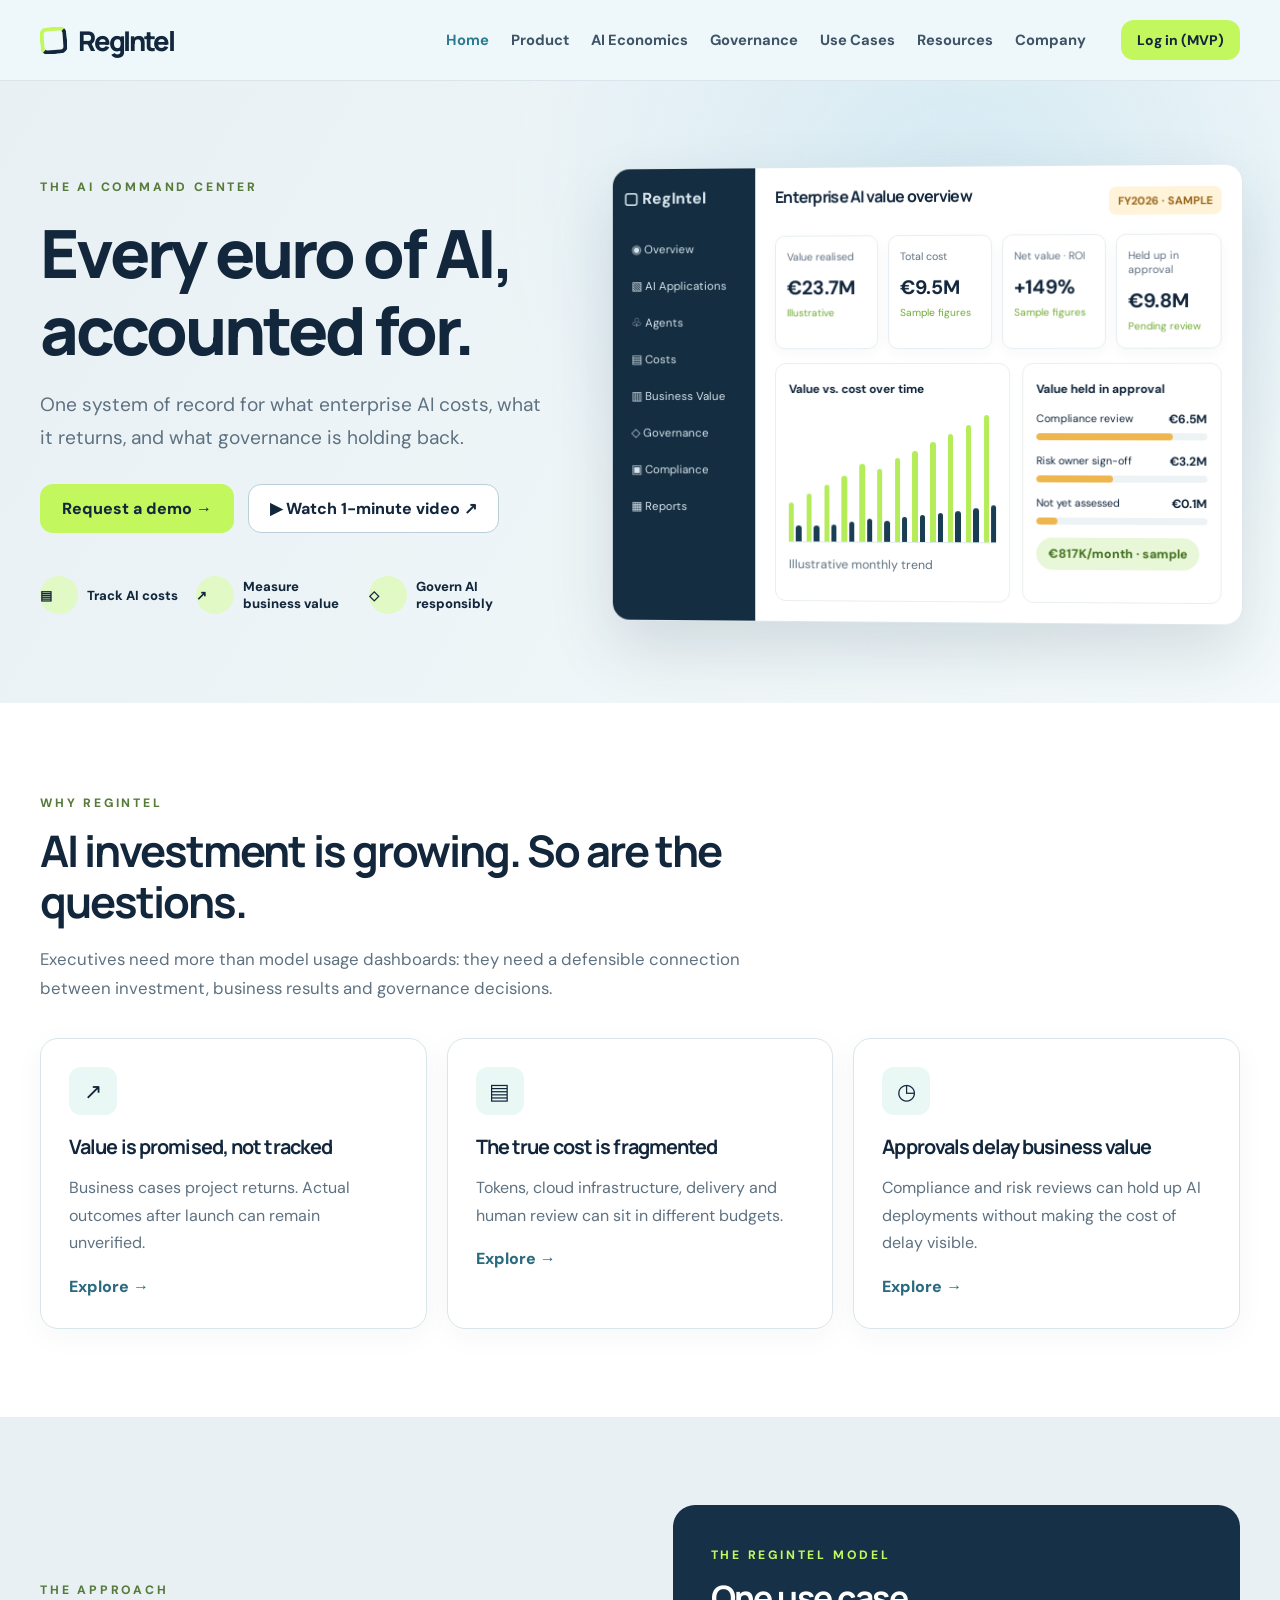
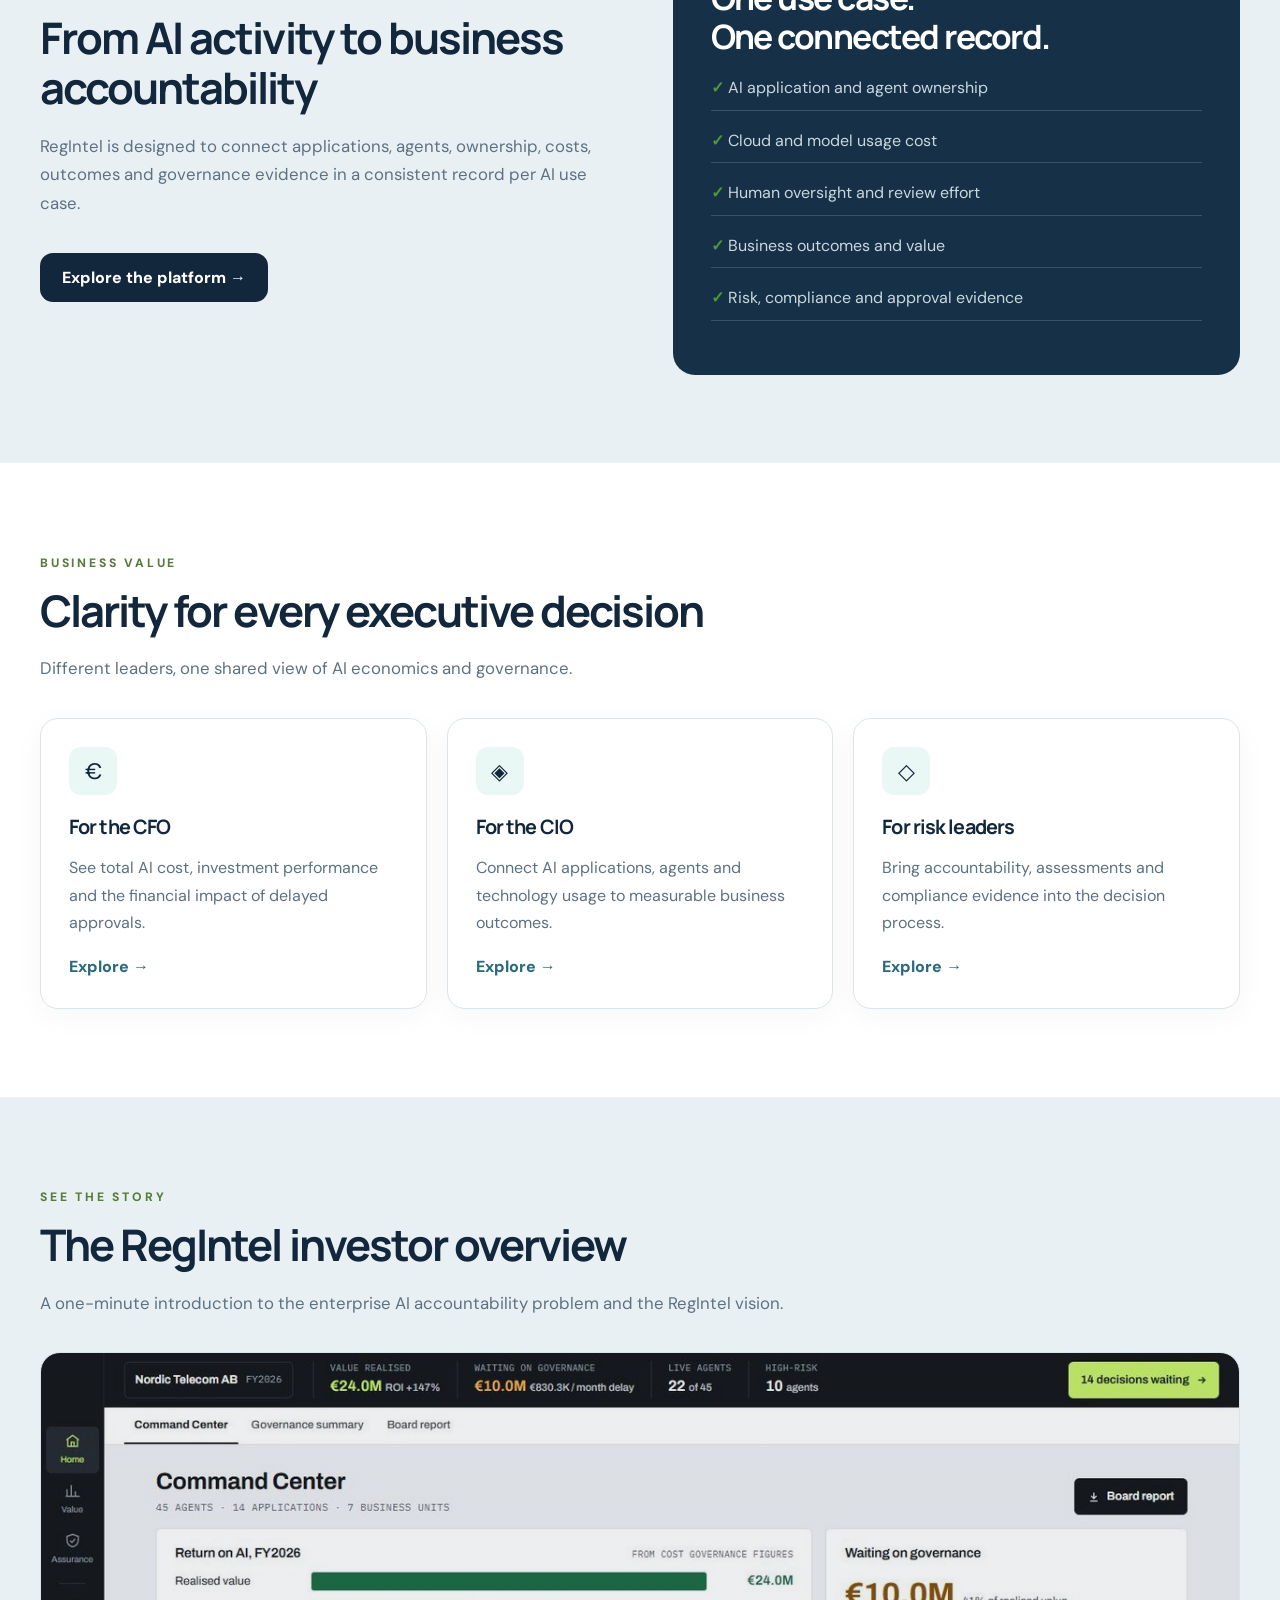
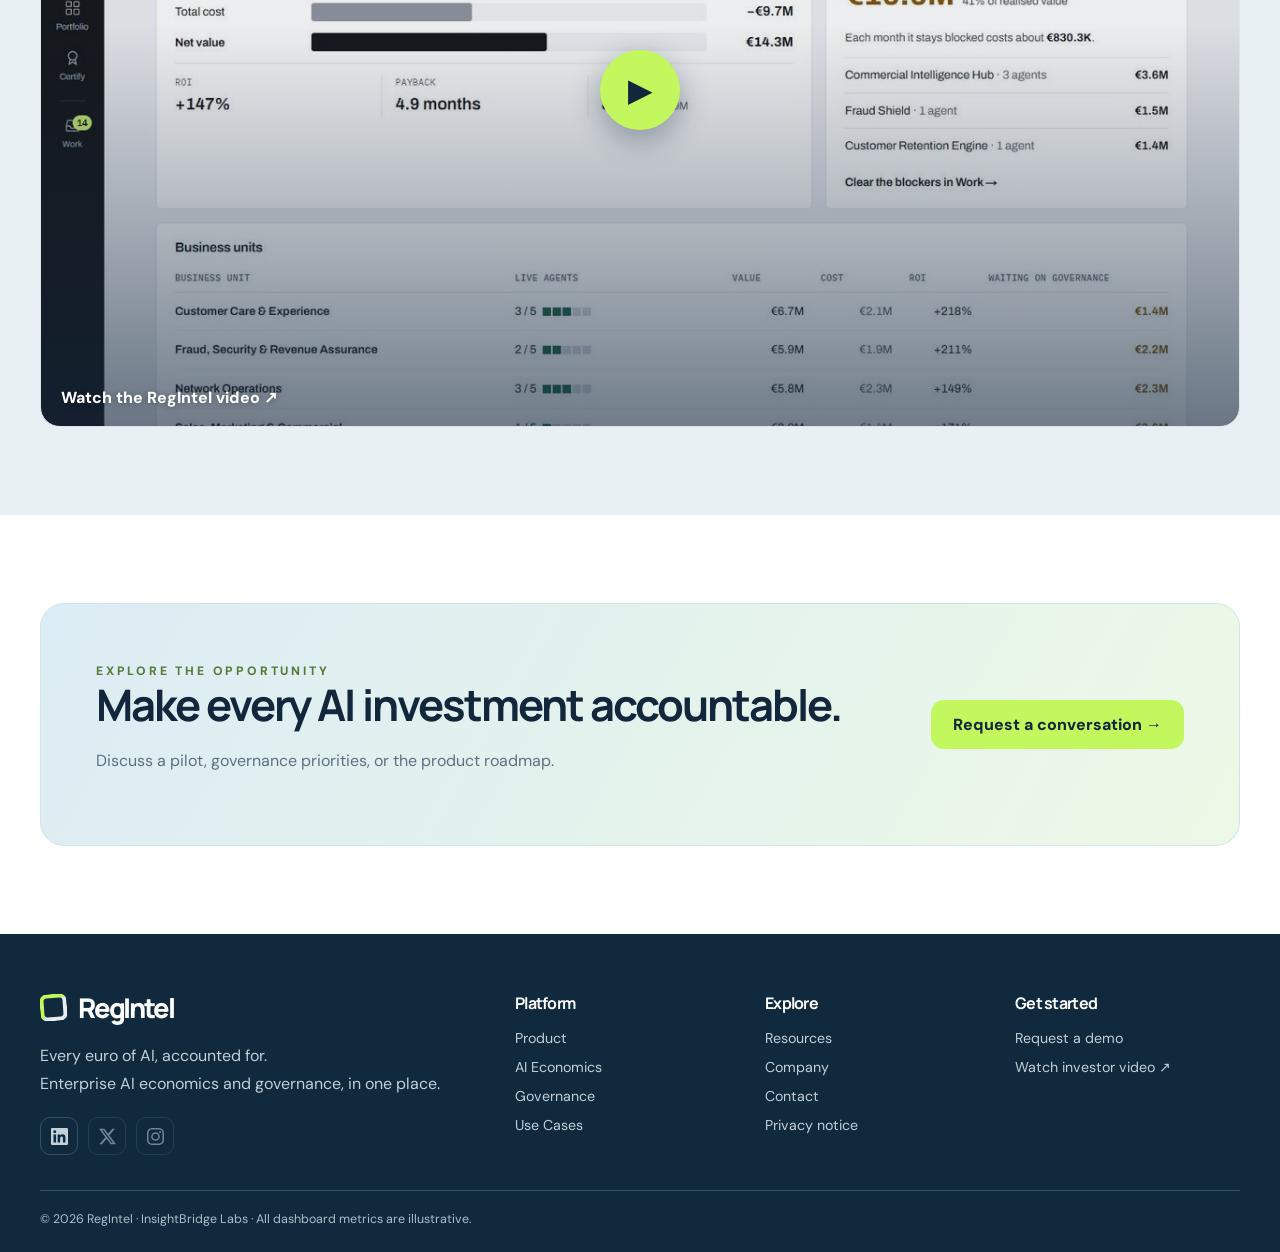
<file: index.html>
<!doctype html><html lang="en"><head><meta charset="UTF-8"><meta name="viewport" content="width=device-width,initial-scale=1"><meta name="theme-color" content="#e8f0f4"><title>RegIntel | Every euro of AI, accounted for.</title><meta name="description" content="RegIntel is the enterprise AI command center from InsightBridge Labs: one system of record for what enterprise AI costs, what it returns, and what governance is holding back."><link rel="canonical" href="https://www.regintel.eu/"><meta property="og:type" content="website"><meta property="og:site_name" content="RegIntel"><meta property="og:title" content="RegIntel | Every euro of AI, accounted for."><meta property="og:description" content="RegIntel is the enterprise AI command center from InsightBridge Labs: one system of record for what enterprise AI costs, what it returns, and what governance is holding back."><meta property="og:url" content="https://www.regintel.eu/"><meta property="og:image" content="https://www.regintel.eu/assets/video-cover.jpg"><meta name="twitter:card" content="summary_large_image"><script type="application/ld+json">{"@context":"https://schema.org","@graph":[{"@type":"WebSite","name":"RegIntel","url":"https://www.regintel.eu/"},{"@type":"SoftwareApplication","name":"RegIntel","applicationCategory":"BusinessApplication","operatingSystem":"Web","description":"RegIntel is the enterprise AI command center from InsightBridge Labs: one system of record for what enterprise AI costs, what it returns, and what governance is holding back.","url":"https://www.regintel.eu/","publisher":{"@type":"Organization","name":"InsightBridge Labs","url":"https://www.insightbridgelabs.com/"}}]}</script><link rel="stylesheet" href="/fonts/fonts.css"><link rel="stylesheet" href="/styles.css"></head><body><div id="app"><header class="navwrap"><div class="container nav"><a class="logo" href="/"><span class="mark"></span>RegIntel</a><button class="menu" id="menu" aria-label="Toggle navigation" aria-expanded="false">☰</button><nav class="navlinks" id="navlinks"><a class="active" href="/">Home</a><a class="" href="/product/">Product</a><a class="" href="/economics/">AI Economics</a><a class="" href="/governance/">Governance</a><a class="" href="/use-cases/">Use Cases</a><a class="" href="/resources/">Resources</a><a class="" href="/company/">Company</a></nav><div class="nav-actions"><a class="btn small" href="https://insightbridge-reg-intel-phase-4-fro.vercel.app/sign-in" target="_blank" rel="noopener" aria-label="Log in (MVP), opens in a new tab">Log in (MVP)</a></div></div></header><section class="hero"><div class="container hero-grid"><div><span class="eyebrow">The AI command center</span><h1>Every euro of AI,<br>accounted for.</h1><p class="lead">One system of record for what enterprise AI costs, what it returns, and what governance is holding back.</p><div class="actions"><a class="btn" href="/demo/">Request a demo →</a><a class="btn outline" href="https://app.heygen.com/videos/regintel-every-euro-of-ai-accounted-for-e45ae55dc8e2401fbb1b1f9b86cec273" target="_blank" rel="noopener">▶ Watch 1-minute video ↗</a></div><div class="mini-points"><span><span class="doticon">▤</span>Track AI costs</span><span><span class="doticon">↗</span>Measure business value</span><span><span class="doticon">◇</span>Govern AI responsibly</span></div></div><div class="dashboard" aria-label="Illustrative RegIntel dashboard"><div class="dashside"><div class="brand">▢ RegIntel</div><div class="item">◉ Overview</div><div class="item">▧ AI Applications</div><div class="item">♧ Agents</div><div class="item">▤ Costs</div><div class="item">▥ Business Value</div><div class="item">◇ Governance</div><div class="item">▣ Compliance</div><div class="item">▦ Reports</div></div><div class="dashmain"><div class="dashhead"><h3>Enterprise AI value overview</h3><span class="sample">FY2026 · SAMPLE</span></div><div class="metrics"><div class="metric"><small>Value realised</small><strong>€23.7M</strong><em>Illustrative</em></div><div class="metric"><small>Total cost</small><strong>€9.5M</strong><em>Sample figures</em></div><div class="metric"><small>Net value · ROI</small><strong>+149%</strong><em>Sample figures</em></div><div class="metric"><small>Held up in approval</small><strong>€9.8M</strong><em>Pending review</em></div></div><div class="dashcharts"><div class="chartcard"><b>Value vs. cost over time</b><div class="bars"><span><i style="height:30%"></i><u style="height:12%"></u></span><span><i style="height:37%"></i><u style="height:12%"></u></span><span><i style="height:44%"></i><u style="height:12.76%"></u></span><span><i style="height:51%"></i><u style="height:14.79%"></u></span><span><i style="height:60%"></i><u style="height:17.4%"></u></span><span><i style="height:56%"></i><u style="height:16.24%"></u></span><span><i style="height:65%"></i><u style="height:18.849999999999998%"></u></span><span><i style="height:70%"></i><u style="height:20.299999999999997%"></u></span><span><i style="height:77%"></i><u style="height:22.33%"></u></span><span><i style="height:83%"></i><u style="height:24.069999999999997%"></u></span><span><i style="height:90%"></i><u style="height:26.099999999999998%"></u></span><span><i style="height:98%"></i><u style="height:28.419999999999998%"></u></span></div><p class="fine">Illustrative monthly trend</p></div><div class="chartcard"><b>Value held in approval</b><div class="holdrow"><label><span>Compliance review</span><b>€6.5M</b></label><div class="track"><div class="fill" style="width:80%"></div></div></div><div class="holdrow"><label><span>Risk owner sign-off</span><b>€3.2M</b></label><div class="track"><div class="fill" style="width:45%"></div></div></div><div class="holdrow"><label><span>Not yet assessed</span><b>€0.1M</b></label><div class="track"><div class="fill" style="width:12%"></div></div></div><span class="pill">€817K/month · sample</span></div></div></div></div></div></section><section class="section white"><div class="container"><div class="section-head"><span class="eyebrow">Why RegIntel</span><h2>AI investment is growing. So are the questions.</h2><p>Executives need more than model usage dashboards: they need a defensible connection between investment, business results and governance decisions.</p></div><div class="grid3"><article class="card"><div class="ico">↗</div><h3>Value is promised, not tracked</h3><p>Business cases project returns. Actual outcomes after launch can remain unverified.</p><p><a class="" href="/economics/">Explore →</a></p></article><article class="card"><div class="ico">▤</div><h3>The true cost is fragmented</h3><p>Tokens, cloud infrastructure, delivery and human review can sit in different budgets.</p><p><a class="" href="/economics/">Explore →</a></p></article><article class="card"><div class="ico">◷</div><h3>Approvals delay business value</h3><p>Compliance and risk reviews can hold up AI deployments without making the cost of delay visible.</p><p><a class="" href="/governance/">Explore →</a></p></article></div></div></section><section class="section soft"><div class="container split"><div><div class="section-head"><span class="eyebrow">The approach</span><h2>From AI activity to business accountability</h2><p>RegIntel is designed to connect applications, agents, ownership, costs, outcomes and governance evidence in a consistent record per AI use case.</p></div><div class="actions"><a class="btn dark" href="/RegIntel_Demo.html" target="_blank" rel="noopener">Explore the platform →</a></div></div><div class="dark-panel"><span class="eyebrow" style="color:#c2f75d">The RegIntel model</span><h2 style="font-size:2.1rem">One use case.<br>One connected record.</h2><p style="border-bottom:1px solid #36536a;padding-bottom:8px"><span class="check">✓</span> AI application and agent ownership</p><p style="border-bottom:1px solid #36536a;padding-bottom:8px"><span class="check">✓</span> Cloud and model usage cost</p><p style="border-bottom:1px solid #36536a;padding-bottom:8px"><span class="check">✓</span> Human oversight and review effort</p><p style="border-bottom:1px solid #36536a;padding-bottom:8px"><span class="check">✓</span> Business outcomes and value</p><p style="border-bottom:1px solid #36536a;padding-bottom:8px"><span class="check">✓</span> Risk, compliance and approval evidence</p></div></div></section><section class="section white"><div class="container"><div class="section-head"><span class="eyebrow">Business value</span><h2>Clarity for every executive decision</h2><p>Different leaders, one shared view of AI economics and governance.</p></div><div class="grid3"><article class="card"><div class="ico">€</div><h3>For the CFO</h3><p>See total AI cost, investment performance and the financial impact of delayed approvals.</p><p><a class="" href="/economics/">Explore →</a></p></article><article class="card"><div class="ico">◈</div><h3>For the CIO</h3><p>Connect AI applications, agents and technology usage to measurable business outcomes.</p><p><a class="" href="/product/">Explore →</a></p></article><article class="card"><div class="ico">◇</div><h3>For risk leaders</h3><p>Bring accountability, assessments and compliance evidence into the decision process.</p><p><a class="" href="/governance/">Explore →</a></p></article></div></div></section><section class="section soft"><div class="container"><div class="section-head"><span class="eyebrow">See the story</span><h2>The RegIntel investor overview</h2><p>A one-minute introduction to the enterprise AI accountability problem and the RegIntel vision.</p></div><a href="https://app.heygen.com/videos/regintel-every-euro-of-ai-accounted-for-e45ae55dc8e2401fbb1b1f9b86cec273" target="_blank" rel="noopener" class="video-card"><span class="play" style="display:grid;place-items:center">▶</span><span class="video-label">Watch the RegIntel video ↗</span></a></div></section><section class="section white"><div class="container"><div class="cta"><div><span class="eyebrow">Explore the opportunity</span><h2>Make every AI investment accountable.</h2><p>Discuss a pilot, governance priorities, or the product roadmap.</p></div><a class="btn" href="/demo/">Request a conversation →</a></div></div></section><footer class="footer"><div class="container"><div class="footergrid"><div><a class="logo" href="/"><span class="mark"></span>RegIntel</a><p>Every euro of AI, accounted for.<br>Enterprise AI economics and governance, in one place.</p><div class="social"><a href="https://www.linkedin.com/company/138494714/" target="_blank" rel="noopener" aria-label="InsightBridge Labs on LinkedIn"><svg viewBox="0 0 24 24" aria-hidden="true"><path d="M20.45 20.45h-3.56v-5.57c0-1.33-.02-3.04-1.85-3.04-1.85 0-2.14 1.45-2.14 2.94v5.67H9.35V9h3.41v1.56h.05c.48-.9 1.64-1.85 3.37-1.85 3.6 0 4.27 2.37 4.27 5.46v6.28zM5.34 7.43a2.06 2.06 0 1 1 0-4.13 2.06 2.06 0 0 1 0 4.13zM7.12 20.45H3.56V9h3.56v11.45zM22.22 0H1.77C.79 0 0 .77 0 1.73v20.54C0 23.23.79 24 1.77 24h20.45c.98 0 1.78-.77 1.78-1.73V1.73C24 .77 23.2 0 22.22 0z"/></svg></a><span title="X: coming soon" aria-label="X (coming soon)"><svg viewBox="0 0 24 24" aria-hidden="true"><path d="M18.9 1.15h3.68l-8.04 9.19L24 22.85h-7.4l-5.8-7.58-6.63 7.58H.48l8.6-9.83L0 1.15h7.59l5.24 6.93 6.07-6.93zm-1.29 19.5h2.04L6.48 3.24H4.3l13.31 17.41z"/></svg></span><span title="Instagram: coming soon" aria-label="Instagram (coming soon)"><svg viewBox="0 0 24 24" aria-hidden="true"><path d="M12 2.16c3.2 0 3.58.01 4.85.07 1.17.05 1.8.25 2.23.41.56.22.96.48 1.38.9.42.42.68.82.9 1.38.16.42.36 1.06.41 2.23.06 1.27.07 1.65.07 4.85s-.01 3.58-.07 4.85c-.05 1.17-.25 1.8-.41 2.23-.22.56-.48.96-.9 1.38-.42.42-.82.68-1.38.9-.42.16-1.06.36-2.23.41-1.27.06-1.65.07-4.85.07s-3.58-.01-4.85-.07c-1.17-.05-1.8-.25-2.23-.41a3.72 3.72 0 0 1-1.38-.9 3.72 3.72 0 0 1-.9-1.38c-.16-.42-.36-1.06-.41-2.23C2.17 15.58 2.16 15.2 2.16 12s.01-3.58.07-4.85c.05-1.17.25-1.8.41-2.23.22-.56.48-.96.9-1.38.42-.42.82-.68 1.38-.9.42-.16 1.06-.36 2.23-.41C8.42 2.17 8.8 2.16 12 2.16zM12 0C8.74 0 8.33.01 7.05.07 5.78.13 4.9.33 4.14.63c-.79.3-1.46.72-2.13 1.38A5.88 5.88 0 0 0 .63 4.14C.33 4.9.13 5.78.07 7.05.01 8.33 0 8.74 0 12s.01 3.67.07 4.95c.06 1.27.26 2.15.56 2.91.3.79.72 1.46 1.38 2.13a5.88 5.88 0 0 0 2.13 1.38c.76.3 1.64.5 2.91.56C8.33 23.99 8.74 24 12 24s3.67-.01 4.95-.07c1.27-.06 2.15-.26 2.91-.56a5.88 5.88 0 0 0 2.13-1.38 5.88 5.88 0 0 0 1.38-2.13c.3-.76.5-1.64.56-2.91.06-1.28.07-1.69.07-4.95s-.01-3.67-.07-4.95c-.06-1.27-.26-2.15-.56-2.91a5.88 5.88 0 0 0-1.38-2.13A5.88 5.88 0 0 0 19.86.63C19.1.33 18.22.13 16.95.07 15.67.01 15.26 0 12 0zm0 5.84a6.16 6.16 0 1 0 0 12.32 6.16 6.16 0 0 0 0-12.32zM12 16a4 4 0 1 1 0-8 4 4 0 0 1 0 8zm6.4-11.85a1.44 1.44 0 1 0 0 2.88 1.44 1.44 0 0 0 0-2.88z"/></svg></span></div></div><div><h4>Platform</h4><a class="" href="/product/">Product</a><a class="" href="/economics/">AI Economics</a><a class="" href="/governance/">Governance</a><a class="" href="/use-cases/">Use Cases</a></div><div><h4>Explore</h4><a class="" href="/resources/">Resources</a><a class="" href="/company/">Company</a><a class="" href="/contact/">Contact</a><a class="" href="/privacy/">Privacy notice</a></div><div><h4>Get started</h4><a class="" href="/demo/">Request a demo</a><a href="https://app.heygen.com/videos/regintel-every-euro-of-ai-accounted-for-e45ae55dc8e2401fbb1b1f9b86cec273" target="_blank" rel="noopener">Watch investor video ↗</a></div></div><div class="copyright">© 2026 RegIntel · InsightBridge Labs · All dashboard metrics are illustrative.</div></div></footer></div><script src="/app.js"></script></body></html>
</file>
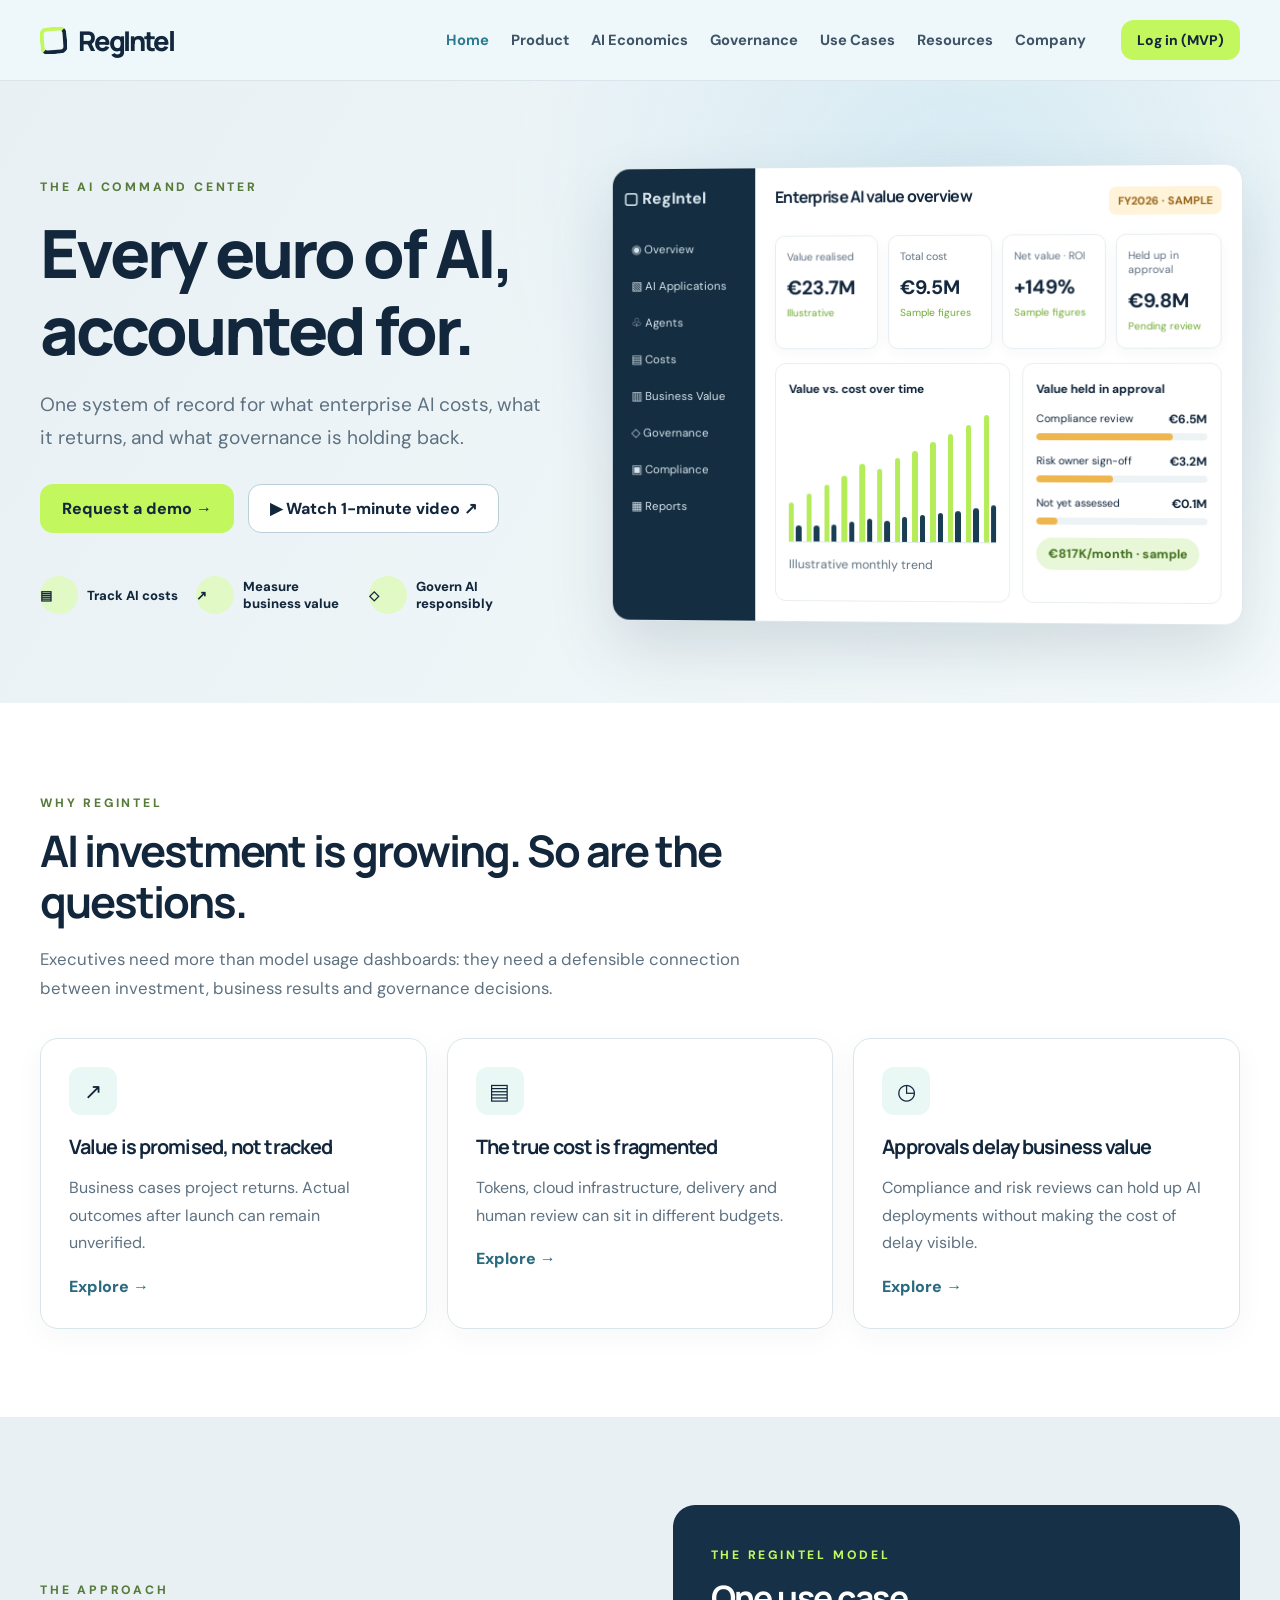
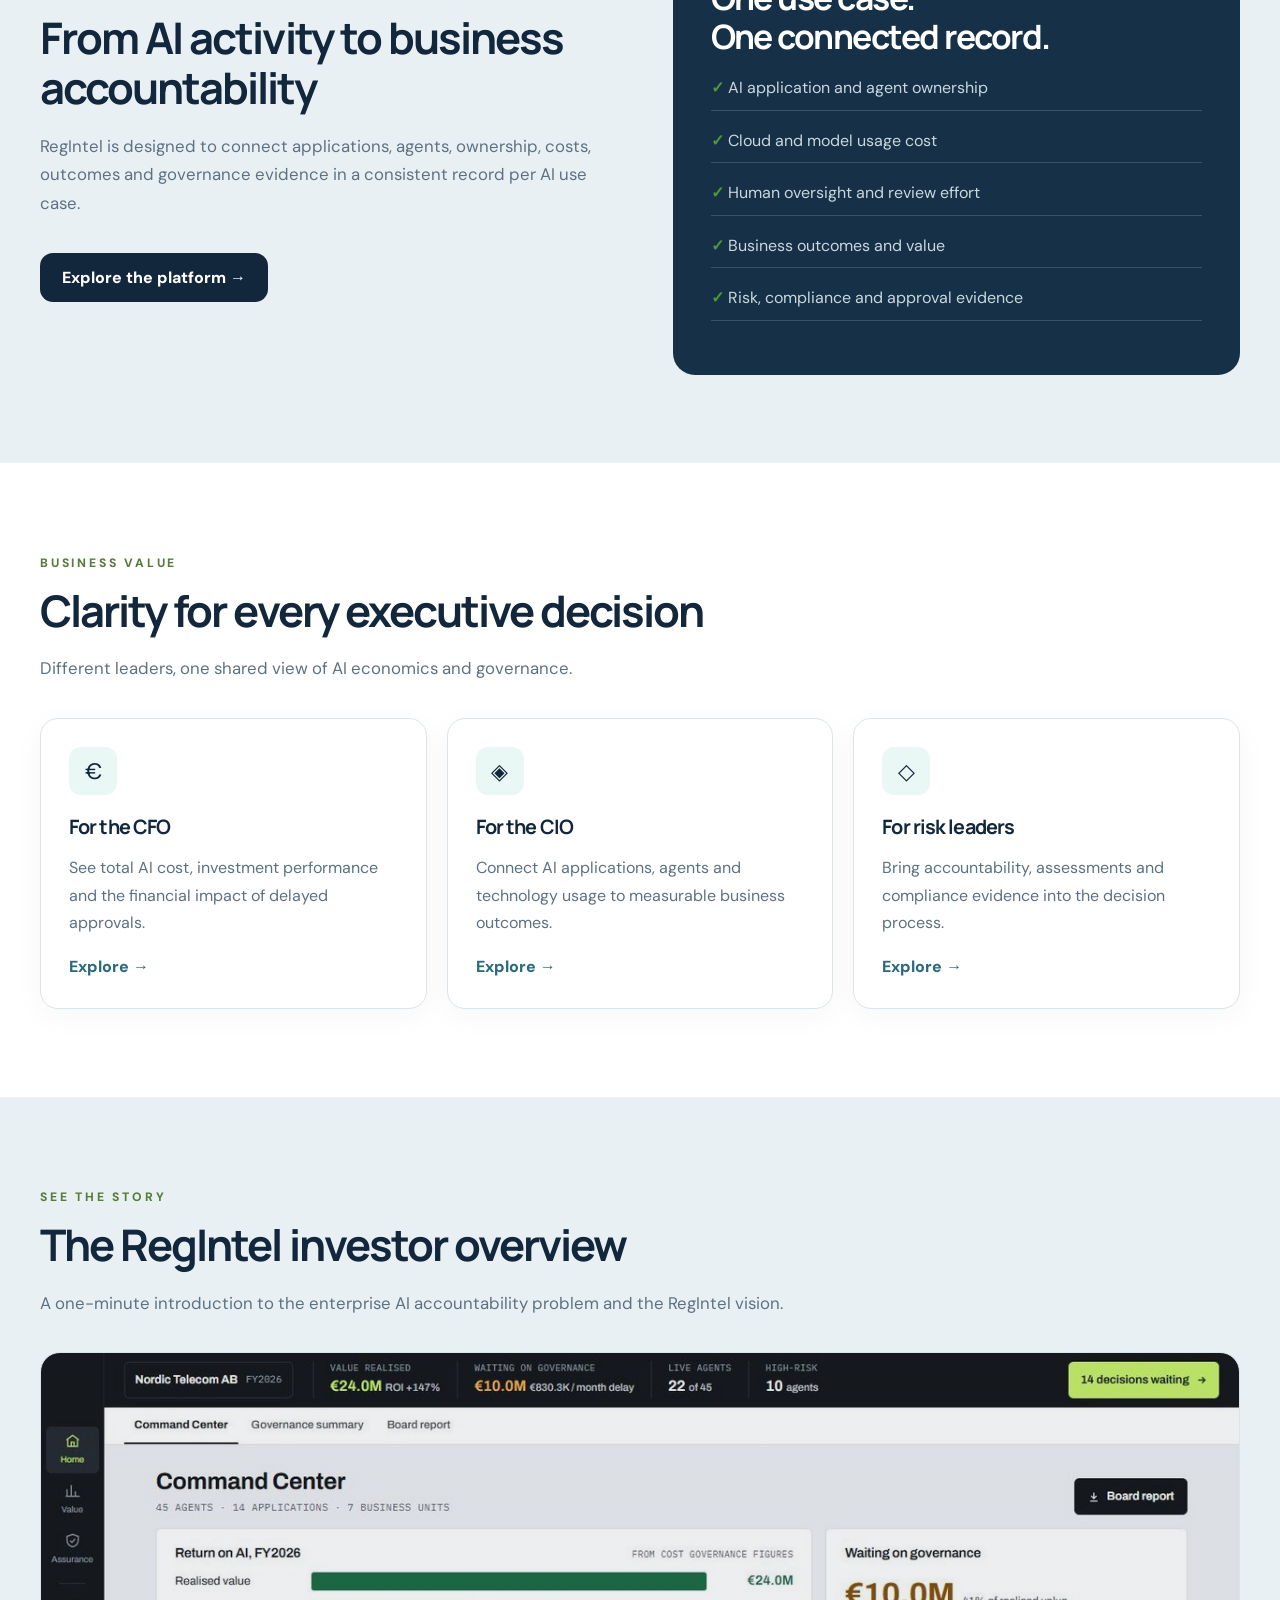
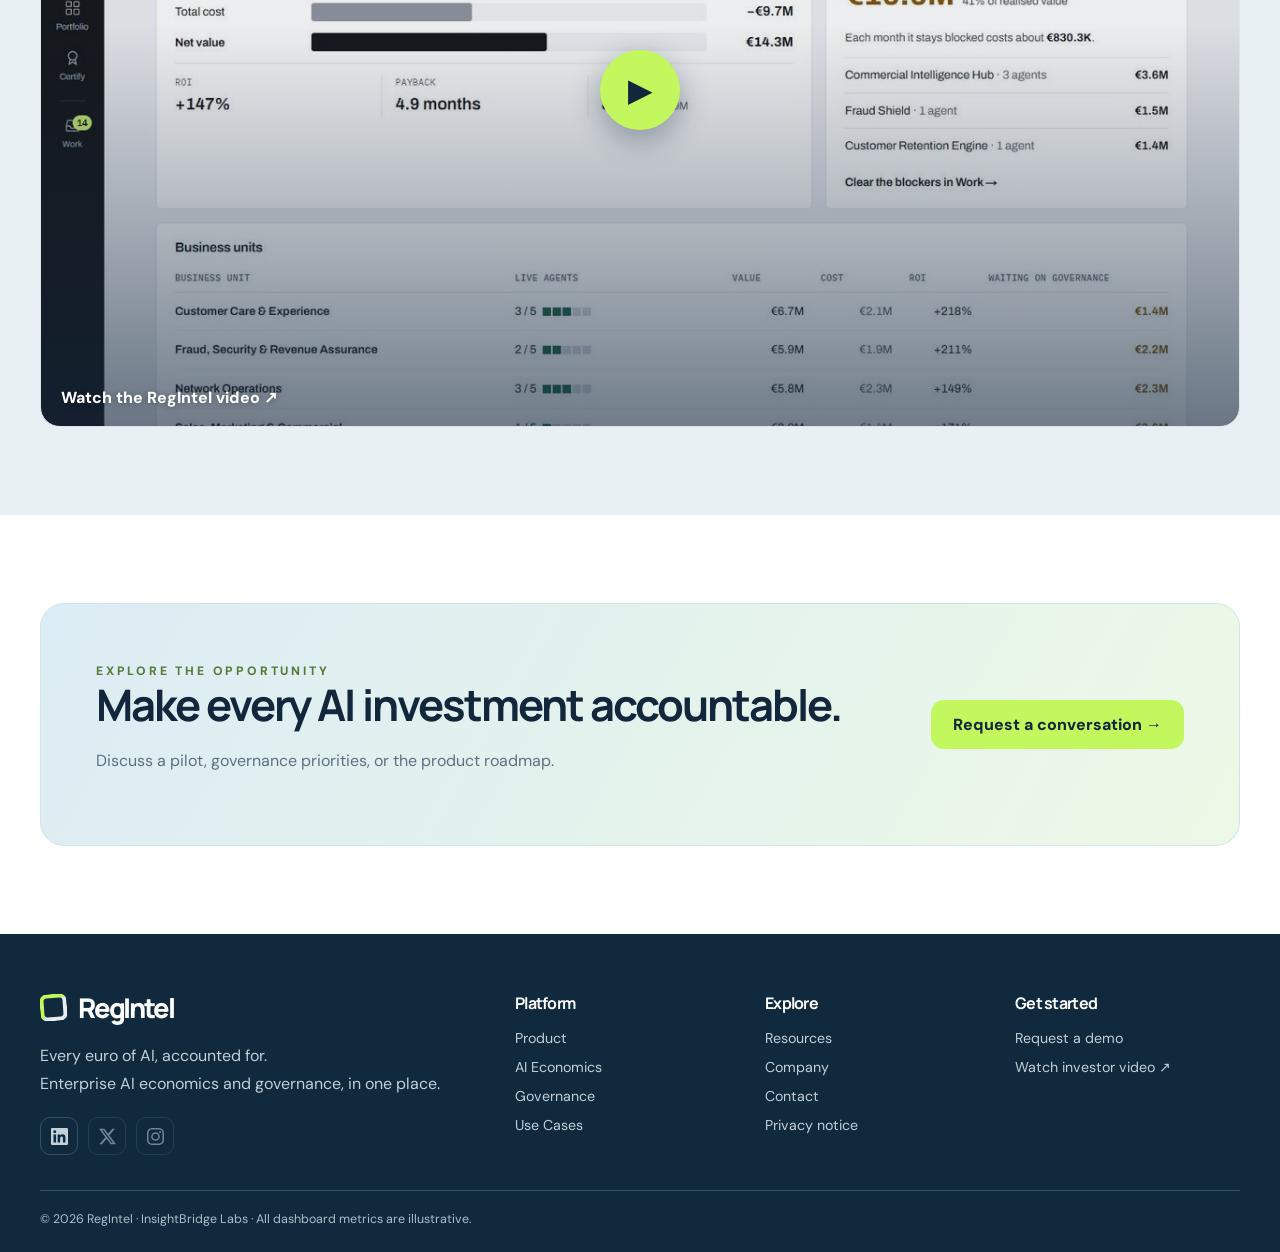
<file: company/index.html>
<!doctype html><html lang="en"><head><meta charset="UTF-8"><meta name="viewport" content="width=device-width,initial-scale=1"><meta name="theme-color" content="#e8f0f4"><title>Company | RegIntel</title><meta name="description" content="RegIntel is an enterprise AI command center from InsightBridge Labs, combining AI economics and governance."><link rel="canonical" href="https://www.regintel.eu/company/"><meta property="og:type" content="website"><meta property="og:site_name" content="RegIntel"><meta property="og:title" content="Company | RegIntel"><meta property="og:description" content="RegIntel is an enterprise AI command center from InsightBridge Labs, combining AI economics and governance."><meta property="og:url" content="https://www.regintel.eu/company/"><meta property="og:image" content="https://www.regintel.eu/assets/video-cover.jpg"><meta name="twitter:card" content="summary_large_image"><link rel="stylesheet" href="/fonts/fonts.css"><link rel="stylesheet" href="/styles.css"></head><body><div id="app"><header class="navwrap"><div class="container nav"><a class="logo" href="/"><span class="mark"></span>RegIntel</a><button class="menu" id="menu" aria-label="Toggle navigation" aria-expanded="false">☰</button><nav class="navlinks" id="navlinks"><a class="" href="/">Home</a><a class="" href="/product/">Product</a><a class="" href="/economics/">AI Economics</a><a class="" href="/governance/">Governance</a><a class="" href="/use-cases/">Use Cases</a><a class="" href="/resources/">Resources</a><a class="active" href="/company/">Company</a></nav><div class="nav-actions"><a class="btn small" href="https://insightbridge-reg-intel-phase-4-fro.vercel.app/sign-in" target="_blank" rel="noopener" aria-label="Log in (MVP), opens in a new tab">Log in (MVP)</a></div></div></header><section class="pagehero"><div class="container"><span class="eyebrow">About RegIntel</span><h1>Building a common language for AI value and accountability.</h1><p>RegIntel is an enterprise AI command center from InsightBridge Labs, combining AI economics and governance.</p></div></section><section class="section white"><div class="container split"><div><div class="section-head"><span class="eyebrow">Our thesis</span><h2>Governance gets you in. Measurable value makes you essential.</h2><p>The investor strategy is to enter through AI governance needs, expand into cost and value tracking, and become a decision system for enterprise AI investment.</p></div><p>This is a strategic ambition described in the investor preview, not a claim that RegIntel is already an established system of record in customer organizations.</p></div><div class="dark-panel"><span class="eyebrow" style="color:var(--lime)">The roadmap thesis</span><h3>LAND</h3><p>Governance and compliance workflows.</p><h3>EXPAND</h3><p>AI cost, realized value and financial accountability.</p><h3>OWN</h3><p>A shared decision record for AI investment.</p></div></div></section><section class="section soft"><div class="container"><div class="section-head"><span class="eyebrow">Investor transparency</span><h2>What is established — and what remains to validate.</h2></div><div class="grid2"><article class="card"><div class="ico">✓</div><h3>Defined product thesis</h3><p>The positioning, example workflows, integration architecture direction and business-value model are documented.</p></article><article class="card"><div class="ico">?</div><h3>Open commercial milestones</h3><p>Pilot counts, letters of intent, subscription pricing, fundraising amount and target enterprise count remain unspecified in the source presentation.</p></article></div></div></section><section class="section white"><div class="container"><div class="cta"><div><span class="eyebrow">Explore the opportunity</span><h2>Make every AI investment accountable.</h2><p>Discuss a pilot, governance priorities, or the product roadmap.</p></div><a class="btn" href="/demo/">Request a conversation →</a></div></div></section><footer class="footer"><div class="container"><div class="footergrid"><div><a class="logo" href="/"><span class="mark"></span>RegIntel</a><p>Every euro of AI, accounted for.<br>Enterprise AI economics and governance, in one place.</p><div class="social"><a href="https://www.linkedin.com/company/138494714/" target="_blank" rel="noopener" aria-label="InsightBridge Labs on LinkedIn"><svg viewBox="0 0 24 24" aria-hidden="true"><path d="M20.45 20.45h-3.56v-5.57c0-1.33-.02-3.04-1.85-3.04-1.85 0-2.14 1.45-2.14 2.94v5.67H9.35V9h3.41v1.56h.05c.48-.9 1.64-1.85 3.37-1.85 3.6 0 4.27 2.37 4.27 5.46v6.28zM5.34 7.43a2.06 2.06 0 1 1 0-4.13 2.06 2.06 0 0 1 0 4.13zM7.12 20.45H3.56V9h3.56v11.45zM22.22 0H1.77C.79 0 0 .77 0 1.73v20.54C0 23.23.79 24 1.77 24h20.45c.98 0 1.78-.77 1.78-1.73V1.73C24 .77 23.2 0 22.22 0z"/></svg></a><span title="X: coming soon" aria-label="X (coming soon)"><svg viewBox="0 0 24 24" aria-hidden="true"><path d="M18.9 1.15h3.68l-8.04 9.19L24 22.85h-7.4l-5.8-7.58-6.63 7.58H.48l8.6-9.83L0 1.15h7.59l5.24 6.93 6.07-6.93zm-1.29 19.5h2.04L6.48 3.24H4.3l13.31 17.41z"/></svg></span><span title="Instagram: coming soon" aria-label="Instagram (coming soon)"><svg viewBox="0 0 24 24" aria-hidden="true"><path d="M12 2.16c3.2 0 3.58.01 4.85.07 1.17.05 1.8.25 2.23.41.56.22.96.48 1.38.9.42.42.68.82.9 1.38.16.42.36 1.06.41 2.23.06 1.27.07 1.65.07 4.85s-.01 3.58-.07 4.85c-.05 1.17-.25 1.8-.41 2.23-.22.56-.48.96-.9 1.38-.42.42-.82.68-1.38.9-.42.16-1.06.36-2.23.41-1.27.06-1.65.07-4.85.07s-3.58-.01-4.85-.07c-1.17-.05-1.8-.25-2.23-.41a3.72 3.72 0 0 1-1.38-.9 3.72 3.72 0 0 1-.9-1.38c-.16-.42-.36-1.06-.41-2.23C2.17 15.58 2.16 15.2 2.16 12s.01-3.58.07-4.85c.05-1.17.25-1.8.41-2.23.22-.56.48-.96.9-1.38.42-.42.82-.68 1.38-.9.42-.16 1.06-.36 2.23-.41C8.42 2.17 8.8 2.16 12 2.16zM12 0C8.74 0 8.33.01 7.05.07 5.78.13 4.9.33 4.14.63c-.79.3-1.46.72-2.13 1.38A5.88 5.88 0 0 0 .63 4.14C.33 4.9.13 5.78.07 7.05.01 8.33 0 8.74 0 12s.01 3.67.07 4.95c.06 1.27.26 2.15.56 2.91.3.79.72 1.46 1.38 2.13a5.88 5.88 0 0 0 2.13 1.38c.76.3 1.64.5 2.91.56C8.33 23.99 8.74 24 12 24s3.67-.01 4.95-.07c1.27-.06 2.15-.26 2.91-.56a5.88 5.88 0 0 0 2.13-1.38 5.88 5.88 0 0 0 1.38-2.13c.3-.76.5-1.64.56-2.91.06-1.28.07-1.69.07-4.95s-.01-3.67-.07-4.95c-.06-1.27-.26-2.15-.56-2.91a5.88 5.88 0 0 0-1.38-2.13A5.88 5.88 0 0 0 19.86.63C19.1.33 18.22.13 16.95.07 15.67.01 15.26 0 12 0zm0 5.84a6.16 6.16 0 1 0 0 12.32 6.16 6.16 0 0 0 0-12.32zM12 16a4 4 0 1 1 0-8 4 4 0 0 1 0 8zm6.4-11.85a1.44 1.44 0 1 0 0 2.88 1.44 1.44 0 0 0 0-2.88z"/></svg></span></div></div><div><h4>Platform</h4><a class="" href="/product/">Product</a><a class="" href="/economics/">AI Economics</a><a class="" href="/governance/">Governance</a><a class="" href="/use-cases/">Use Cases</a></div><div><h4>Explore</h4><a class="" href="/resources/">Resources</a><a class="" href="/company/">Company</a><a class="" href="/contact/">Contact</a><a class="" href="/privacy/">Privacy notice</a></div><div><h4>Get started</h4><a class="" href="/demo/">Request a demo</a><a href="https://app.heygen.com/videos/regintel-every-euro-of-ai-accounted-for-e45ae55dc8e2401fbb1b1f9b86cec273" target="_blank" rel="noopener">Watch investor video ↗</a></div></div><div class="copyright">© 2026 RegIntel · InsightBridge Labs · All dashboard metrics are illustrative.</div></div></footer></div><script src="/app.js"></script></body></html>
</file>
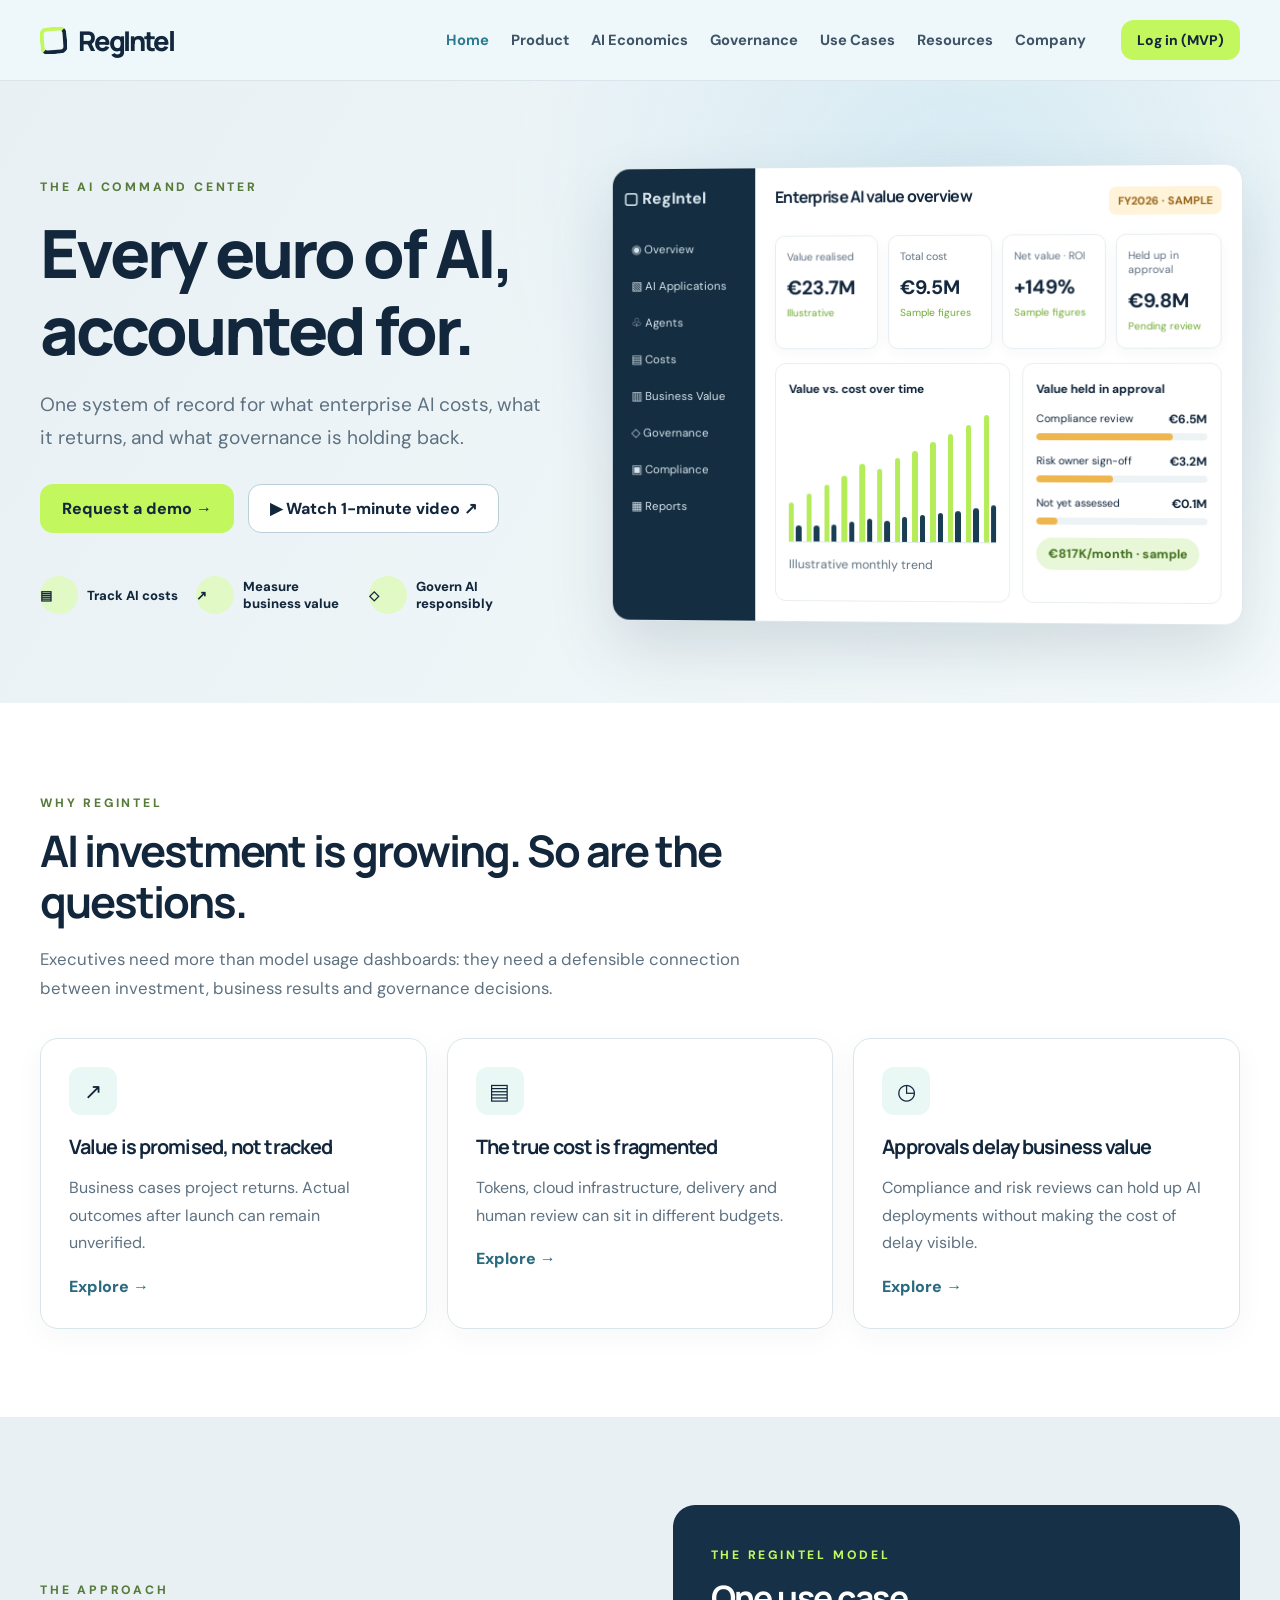
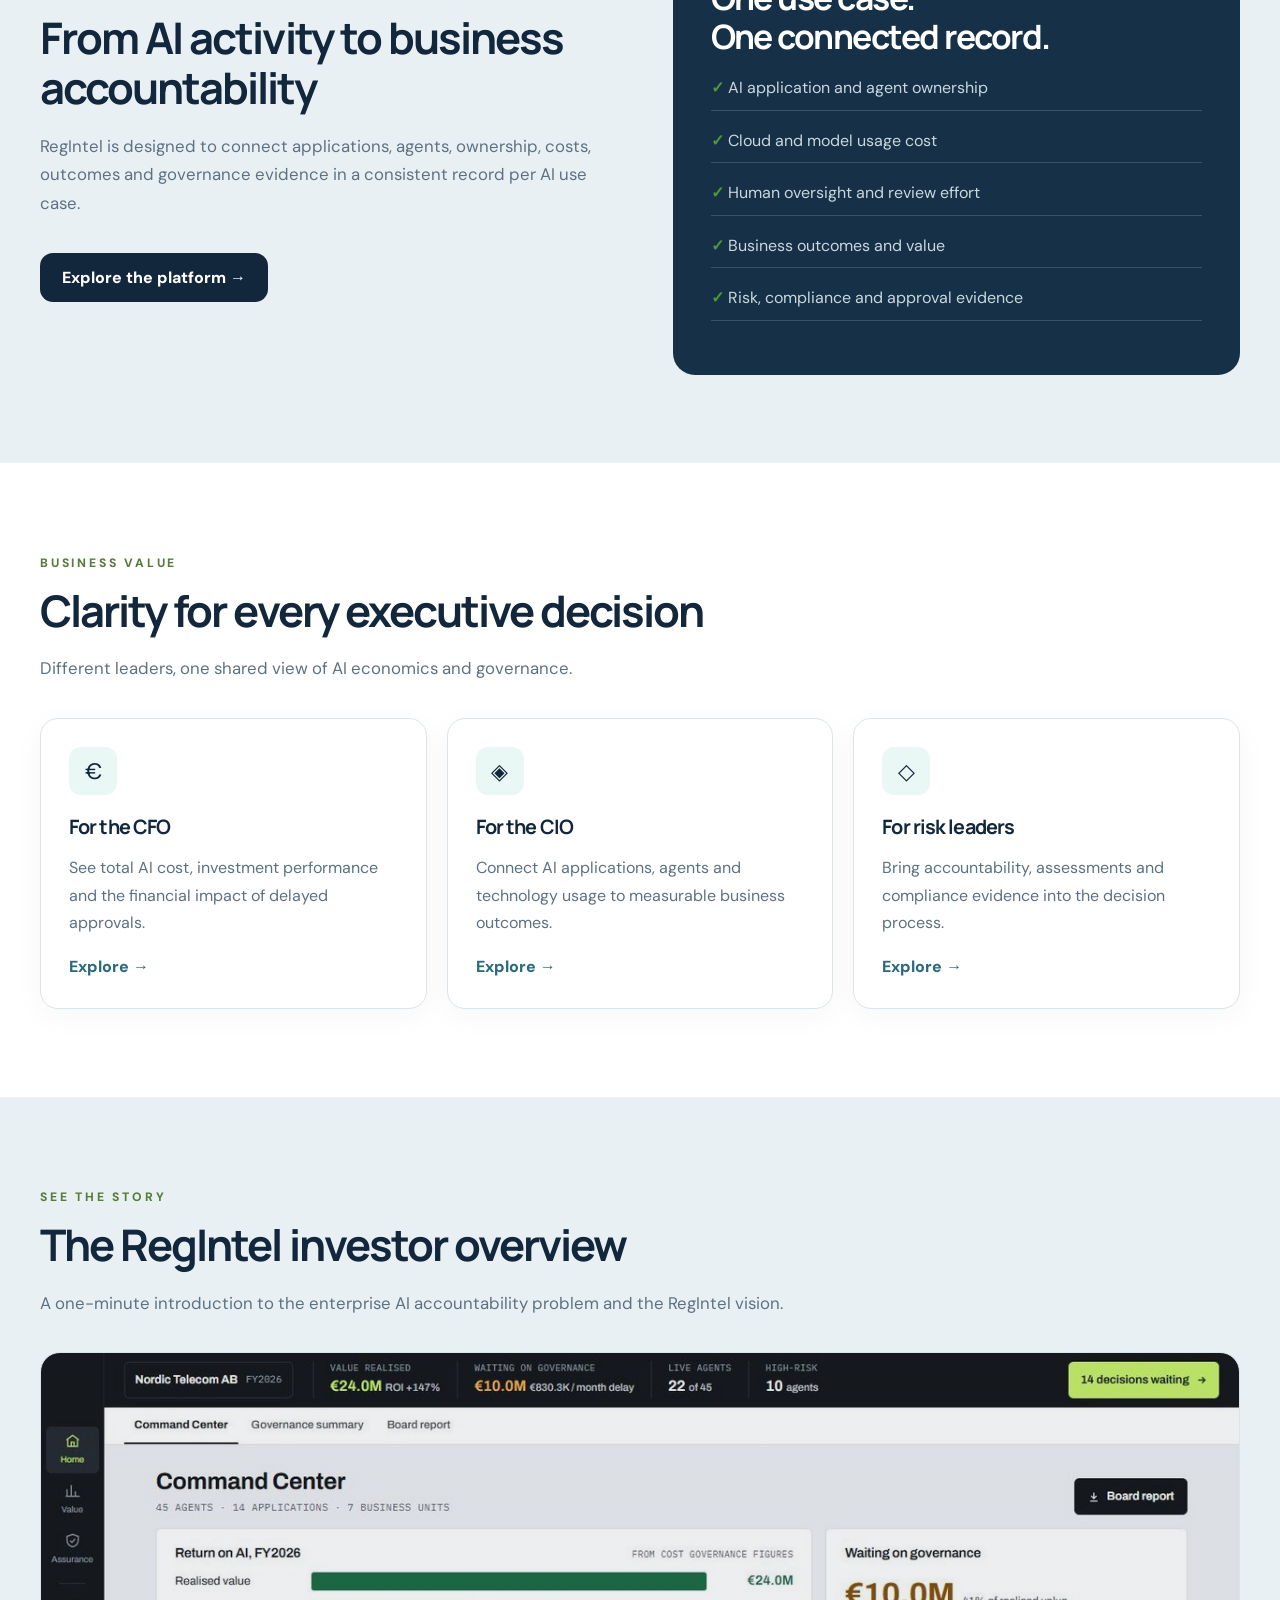
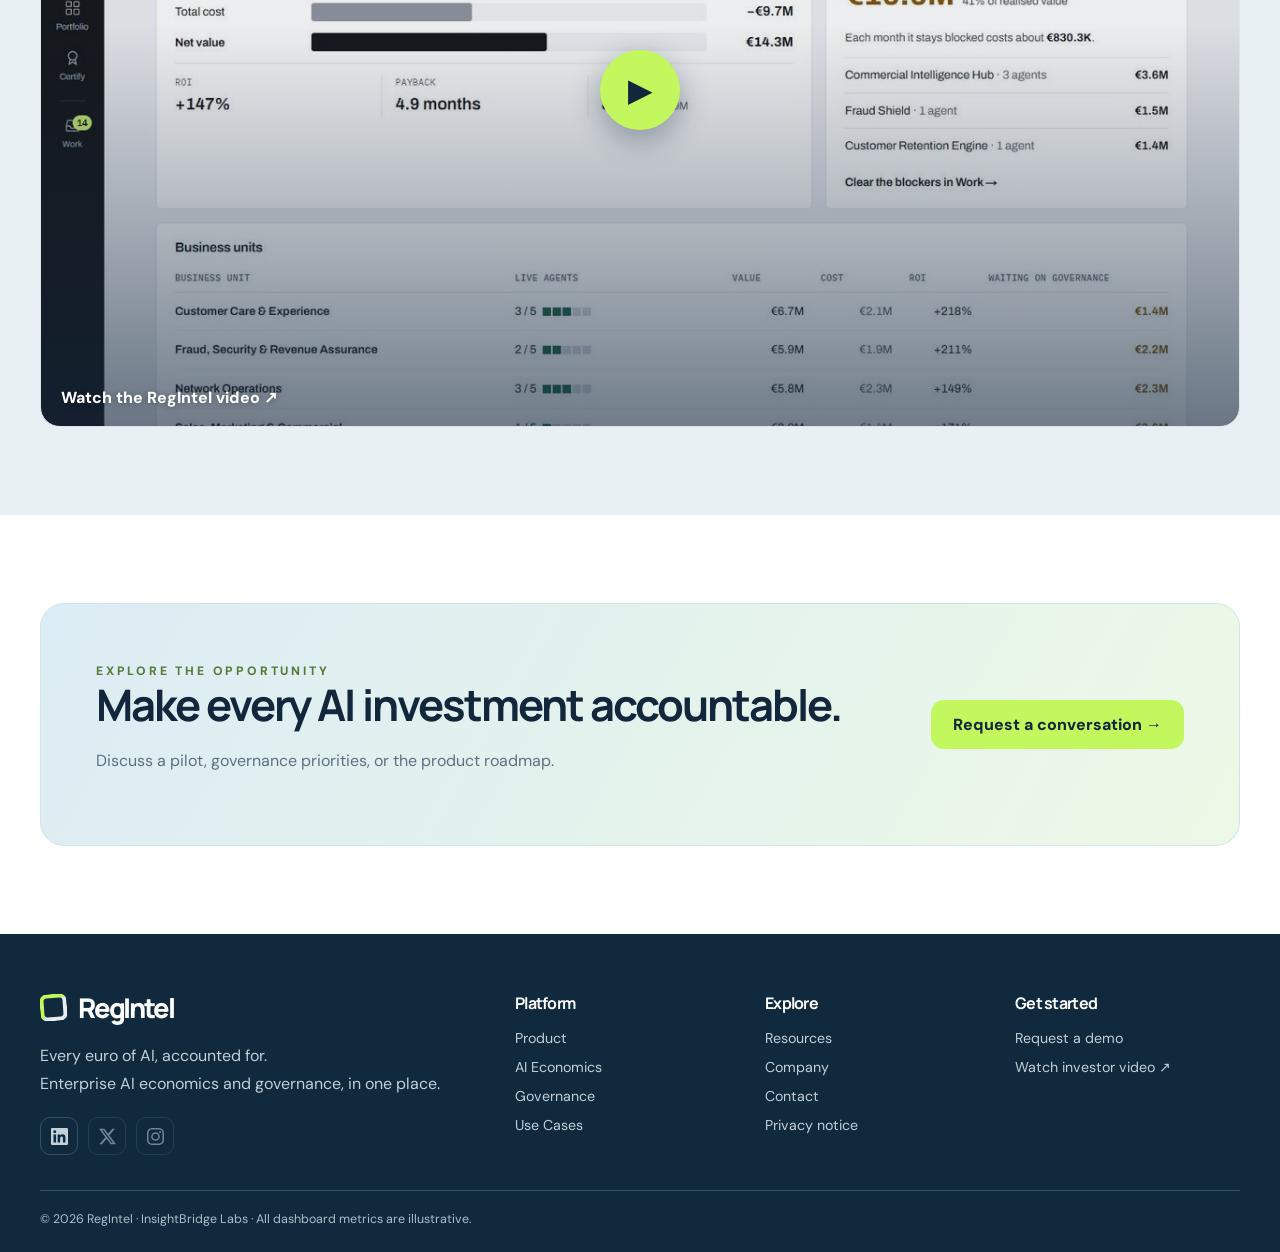
<file: contact/index.html>
<!doctype html><html lang="en"><head><meta charset="UTF-8"><meta name="viewport" content="width=device-width,initial-scale=1"><meta name="theme-color" content="#e8f0f4"><title>Contact | RegIntel</title><meta name="description" content="Connect with the RegIntel team to discuss product direction, potential partnerships or a pilot conversation."><link rel="canonical" href="https://www.regintel.eu/contact/"><meta property="og:type" content="website"><meta property="og:site_name" content="RegIntel"><meta property="og:title" content="Contact | RegIntel"><meta property="og:description" content="Connect with the RegIntel team to discuss product direction, potential partnerships or a pilot conversation."><meta property="og:url" content="https://www.regintel.eu/contact/"><meta property="og:image" content="https://www.regintel.eu/assets/video-cover.jpg"><meta name="twitter:card" content="summary_large_image"><link rel="stylesheet" href="/fonts/fonts.css"><link rel="stylesheet" href="/styles.css"></head><body><div id="app"><header class="navwrap"><div class="container nav"><a class="logo" href="/"><span class="mark"></span>RegIntel</a><button class="menu" id="menu" aria-label="Toggle navigation" aria-expanded="false">☰</button><nav class="navlinks" id="navlinks"><a class="" href="/">Home</a><a class="" href="/product/">Product</a><a class="" href="/economics/">AI Economics</a><a class="" href="/governance/">Governance</a><a class="" href="/use-cases/">Use Cases</a><a class="" href="/resources/">Resources</a><a class="" href="/company/">Company</a></nav><div class="nav-actions"><a class="btn small" href="https://insightbridge-reg-intel-phase-4-fro.vercel.app/sign-in" target="_blank" rel="noopener" aria-label="Log in (MVP), opens in a new tab">Log in (MVP)</a></div></div></header><section class="pagehero"><div class="container"><span class="eyebrow">Contact</span><h1>Let’s discuss the next stage of accountable AI.</h1><p>Connect with the RegIntel team to discuss product direction, potential partnerships or a pilot conversation.</p></div></section><section class="section white"><div class="container grid2"><div class="card"><h3>General inquiries</h3><p>Send the RegIntel team a message through our enquiry form.</p><a class="btn" href="/demo/">Send an enquiry →</a></div><div class="card"><h3>Book a product discussion</h3><p>Prepare a structured inquiry about your organization’s needs.</p><a class="btn" href="/demo/">Request a conversation →</a></div></div></section><footer class="footer"><div class="container"><div class="footergrid"><div><a class="logo" href="/"><span class="mark"></span>RegIntel</a><p>Every euro of AI, accounted for.<br>Enterprise AI economics and governance, in one place.</p><div class="social"><a href="https://www.linkedin.com/company/138494714/" target="_blank" rel="noopener" aria-label="InsightBridge Labs on LinkedIn"><svg viewBox="0 0 24 24" aria-hidden="true"><path d="M20.45 20.45h-3.56v-5.57c0-1.33-.02-3.04-1.85-3.04-1.85 0-2.14 1.45-2.14 2.94v5.67H9.35V9h3.41v1.56h.05c.48-.9 1.64-1.85 3.37-1.85 3.6 0 4.27 2.37 4.27 5.46v6.28zM5.34 7.43a2.06 2.06 0 1 1 0-4.13 2.06 2.06 0 0 1 0 4.13zM7.12 20.45H3.56V9h3.56v11.45zM22.22 0H1.77C.79 0 0 .77 0 1.73v20.54C0 23.23.79 24 1.77 24h20.45c.98 0 1.78-.77 1.78-1.73V1.73C24 .77 23.2 0 22.22 0z"/></svg></a><span title="X: coming soon" aria-label="X (coming soon)"><svg viewBox="0 0 24 24" aria-hidden="true"><path d="M18.9 1.15h3.68l-8.04 9.19L24 22.85h-7.4l-5.8-7.58-6.63 7.58H.48l8.6-9.83L0 1.15h7.59l5.24 6.93 6.07-6.93zm-1.29 19.5h2.04L6.48 3.24H4.3l13.31 17.41z"/></svg></span><span title="Instagram: coming soon" aria-label="Instagram (coming soon)"><svg viewBox="0 0 24 24" aria-hidden="true"><path d="M12 2.16c3.2 0 3.58.01 4.85.07 1.17.05 1.8.25 2.23.41.56.22.96.48 1.38.9.42.42.68.82.9 1.38.16.42.36 1.06.41 2.23.06 1.27.07 1.65.07 4.85s-.01 3.58-.07 4.85c-.05 1.17-.25 1.8-.41 2.23-.22.56-.48.96-.9 1.38-.42.42-.82.68-1.38.9-.42.16-1.06.36-2.23.41-1.27.06-1.65.07-4.85.07s-3.58-.01-4.85-.07c-1.17-.05-1.8-.25-2.23-.41a3.72 3.72 0 0 1-1.38-.9 3.72 3.72 0 0 1-.9-1.38c-.16-.42-.36-1.06-.41-2.23C2.17 15.58 2.16 15.2 2.16 12s.01-3.58.07-4.85c.05-1.17.25-1.8.41-2.23.22-.56.48-.96.9-1.38.42-.42.82-.68 1.38-.9.42-.16 1.06-.36 2.23-.41C8.42 2.17 8.8 2.16 12 2.16zM12 0C8.74 0 8.33.01 7.05.07 5.78.13 4.9.33 4.14.63c-.79.3-1.46.72-2.13 1.38A5.88 5.88 0 0 0 .63 4.14C.33 4.9.13 5.78.07 7.05.01 8.33 0 8.74 0 12s.01 3.67.07 4.95c.06 1.27.26 2.15.56 2.91.3.79.72 1.46 1.38 2.13a5.88 5.88 0 0 0 2.13 1.38c.76.3 1.64.5 2.91.56C8.33 23.99 8.74 24 12 24s3.67-.01 4.95-.07c1.27-.06 2.15-.26 2.91-.56a5.88 5.88 0 0 0 2.13-1.38 5.88 5.88 0 0 0 1.38-2.13c.3-.76.5-1.64.56-2.91.06-1.28.07-1.69.07-4.95s-.01-3.67-.07-4.95c-.06-1.27-.26-2.15-.56-2.91a5.88 5.88 0 0 0-1.38-2.13A5.88 5.88 0 0 0 19.86.63C19.1.33 18.22.13 16.95.07 15.67.01 15.26 0 12 0zm0 5.84a6.16 6.16 0 1 0 0 12.32 6.16 6.16 0 0 0 0-12.32zM12 16a4 4 0 1 1 0-8 4 4 0 0 1 0 8zm6.4-11.85a1.44 1.44 0 1 0 0 2.88 1.44 1.44 0 0 0 0-2.88z"/></svg></span></div></div><div><h4>Platform</h4><a class="" href="/product/">Product</a><a class="" href="/economics/">AI Economics</a><a class="" href="/governance/">Governance</a><a class="" href="/use-cases/">Use Cases</a></div><div><h4>Explore</h4><a class="" href="/resources/">Resources</a><a class="" href="/company/">Company</a><a class="" href="/contact/">Contact</a><a class="" href="/privacy/">Privacy notice</a></div><div><h4>Get started</h4><a class="" href="/demo/">Request a demo</a><a href="https://app.heygen.com/videos/regintel-every-euro-of-ai-accounted-for-e45ae55dc8e2401fbb1b1f9b86cec273" target="_blank" rel="noopener">Watch investor video ↗</a></div></div><div class="copyright">© 2026 RegIntel · InsightBridge Labs · All dashboard metrics are illustrative.</div></div></footer></div><script src="/app.js"></script></body></html>
</file>
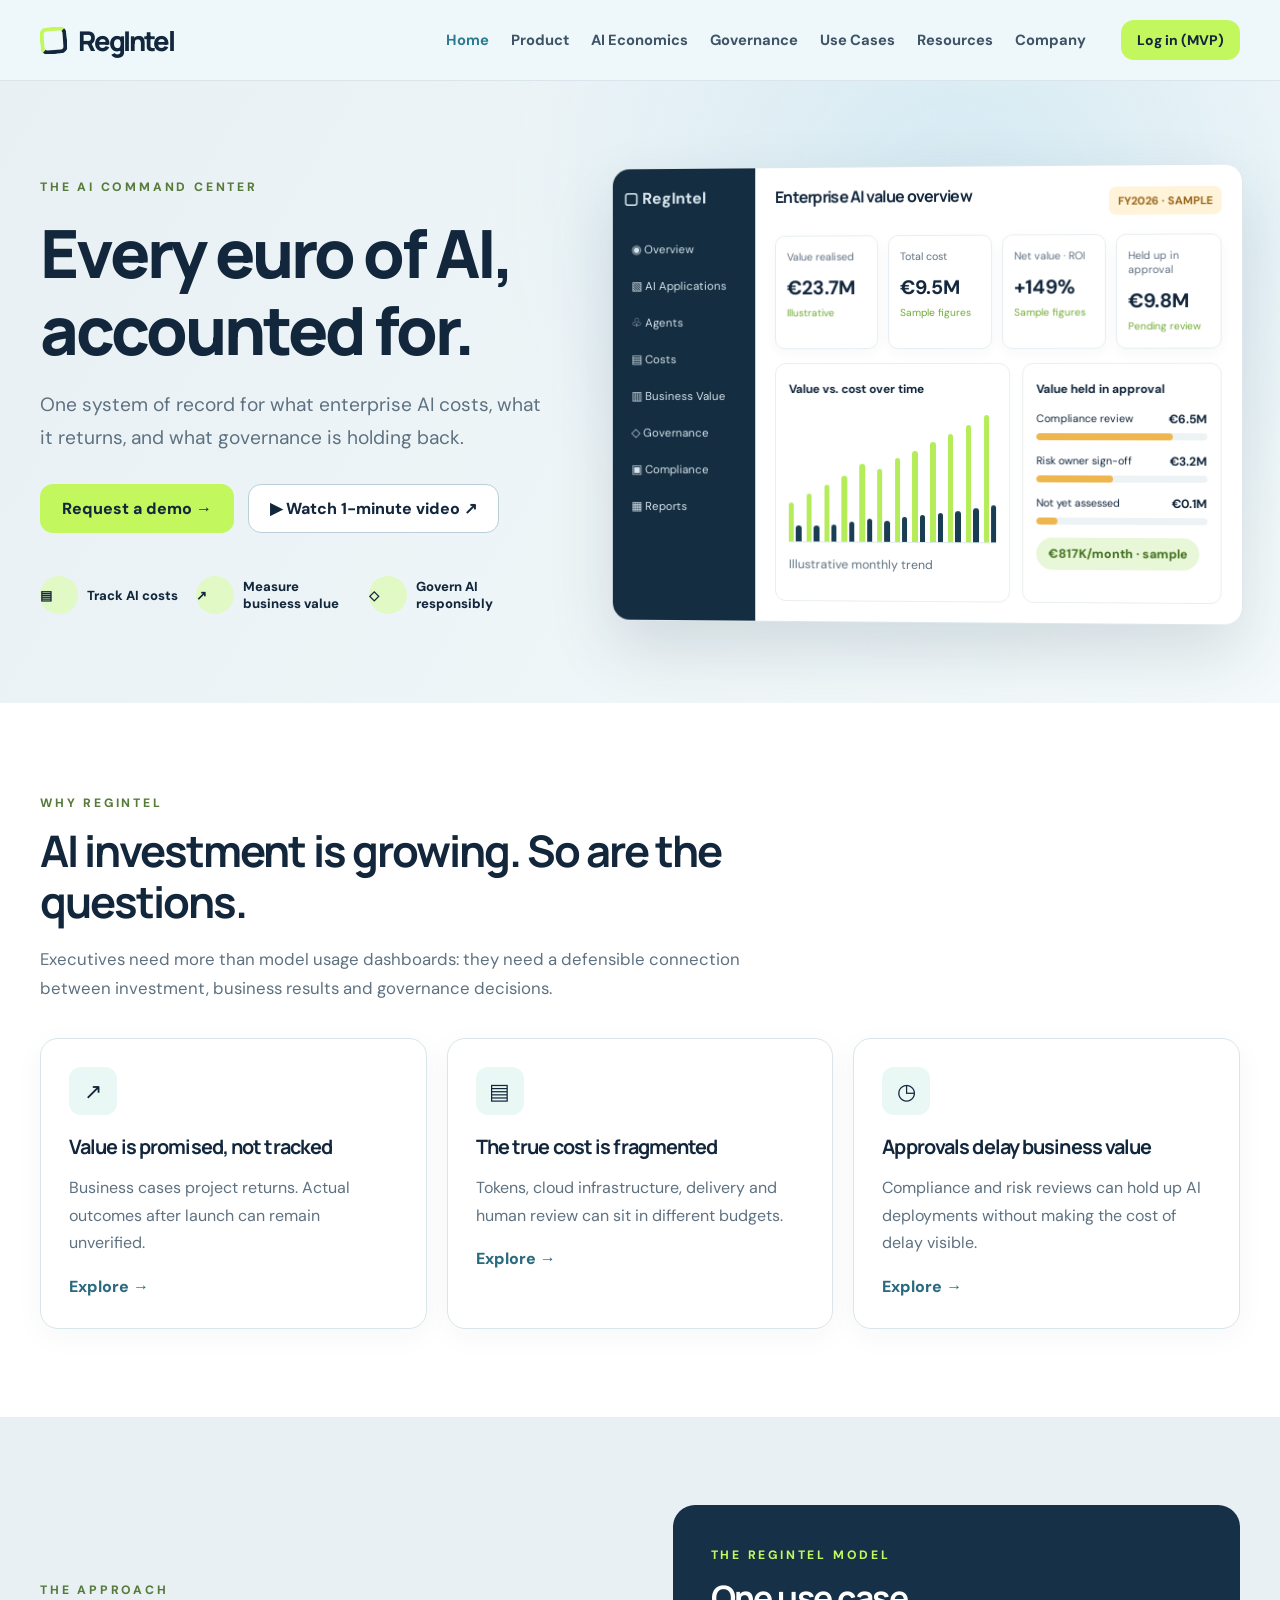
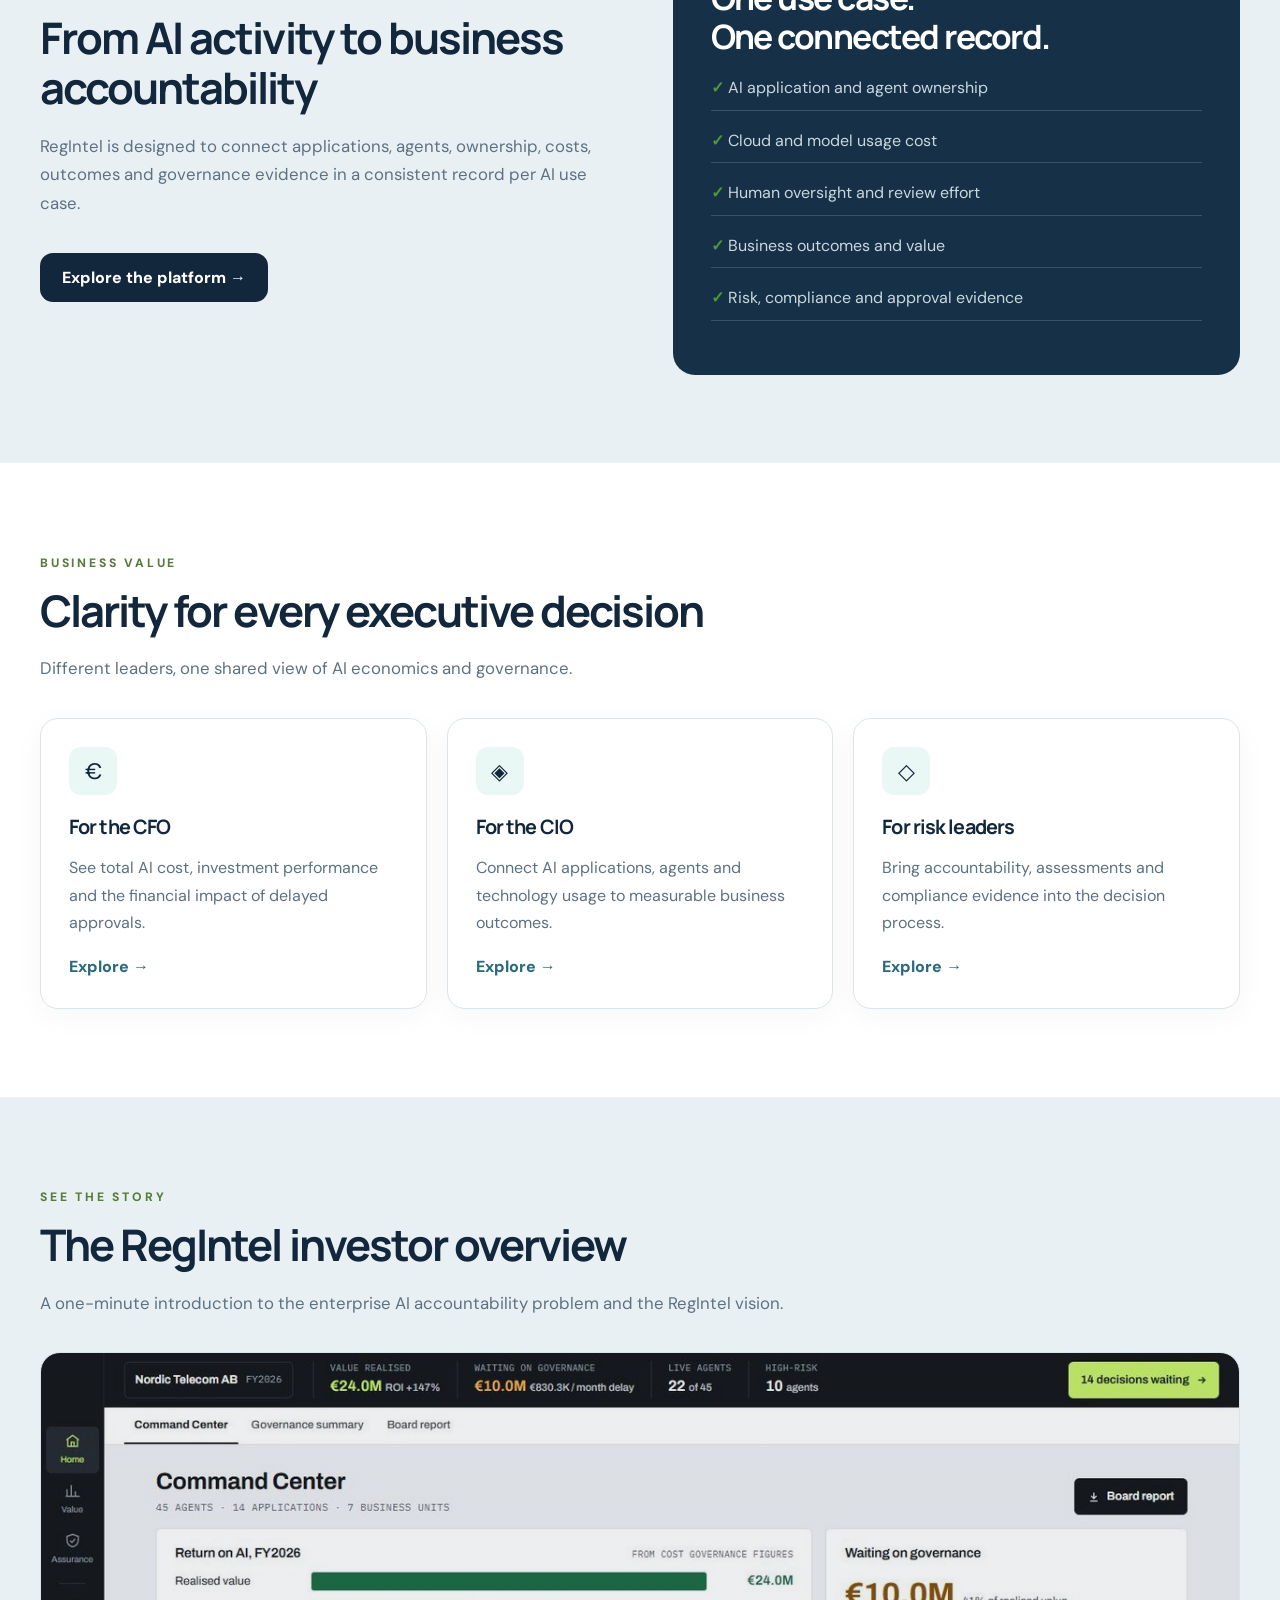
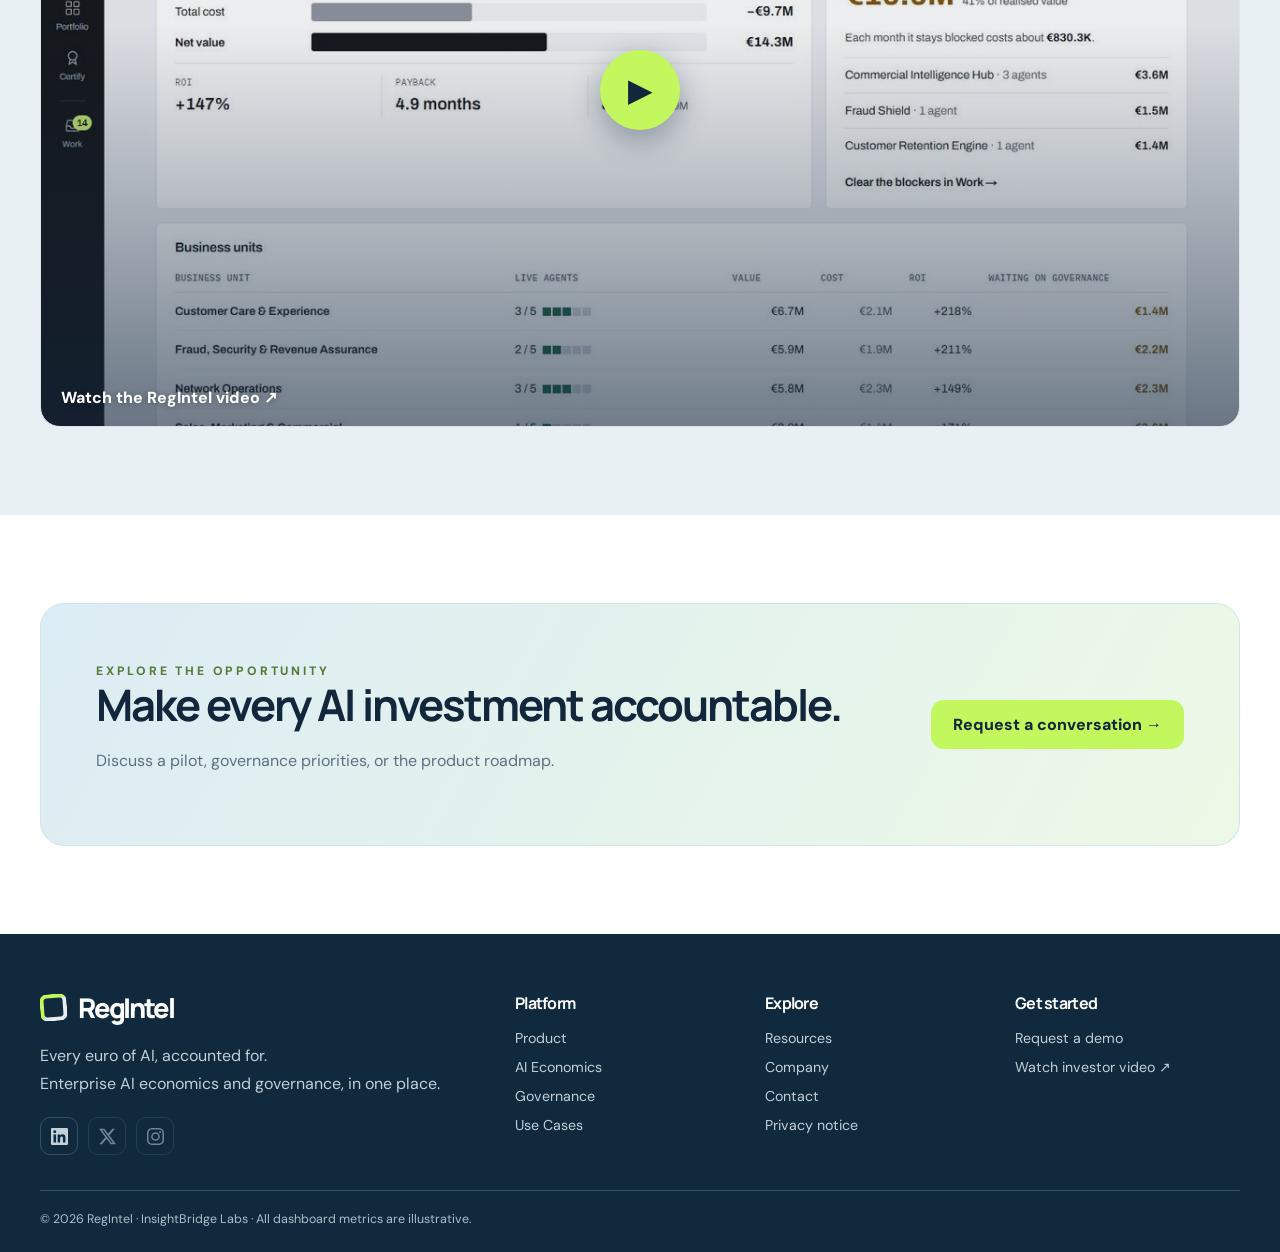
<file: demo/index.html>
<!doctype html><html lang="en"><head><meta charset="UTF-8"><meta name="viewport" content="width=device-width,initial-scale=1"><meta name="theme-color" content="#e8f0f4"><title>Request a demo | RegIntel</title><meta name="description" content="Share your priorities and the RegIntel team will get back to you."><link rel="canonical" href="https://www.regintel.eu/demo/"><meta property="og:type" content="website"><meta property="og:site_name" content="RegIntel"><meta property="og:title" content="Request a demo | RegIntel"><meta property="og:description" content="Share your priorities and the RegIntel team will get back to you."><meta property="og:url" content="https://www.regintel.eu/demo/"><meta property="og:image" content="https://www.regintel.eu/assets/video-cover.jpg"><meta name="twitter:card" content="summary_large_image"><link rel="stylesheet" href="/fonts/fonts.css"><link rel="stylesheet" href="/styles.css"></head><body><div id="app"><header class="navwrap"><div class="container nav"><a class="logo" href="/"><span class="mark"></span>RegIntel</a><button class="menu" id="menu" aria-label="Toggle navigation" aria-expanded="false">☰</button><nav class="navlinks" id="navlinks"><a class="" href="/">Home</a><a class="" href="/product/">Product</a><a class="" href="/economics/">AI Economics</a><a class="" href="/governance/">Governance</a><a class="" href="/use-cases/">Use Cases</a><a class="" href="/resources/">Resources</a><a class="" href="/company/">Company</a></nav><div class="nav-actions"><a class="btn small" href="https://insightbridge-reg-intel-phase-4-fro.vercel.app/sign-in" target="_blank" rel="noopener" aria-label="Log in (MVP), opens in a new tab">Log in (MVP)</a></div></div></header><section class="pagehero"><div class="container"><span class="eyebrow">Request a conversation</span><h1>Explore RegIntel for your AI portfolio.</h1><p>Share your priorities and the RegIntel team will get back to you.</p></div></section><section class="section white"><div class="container split"><div><span class="eyebrow">Get in touch</span><h2>Talk about your AI investment and governance challenges.</h2><p>Potential discussion topics include enterprise AI inventory, cost-per-outcome measurement, approval bottlenecks, data availability and pilot feasibility.</p></div><div class="card"><form id="demoform" class="form"><input type="text" name="botcheck" tabindex="-1" autocomplete="off" aria-hidden="true" style="display:none"><label>Your name<input name="name" required placeholder="Full name" maxlength="100"></label><label>Work email<input type="email" name="email" required placeholder="you@company.com"></label><label>Company<input name="company" required placeholder="Company name" maxlength="120"></label><label>Primary interest<select name="interest"><option>AI economics and ROI</option><option>AI governance and compliance</option><option>Enterprise pilot</option><option>Investor conversation</option><option>Other</option></select></label><label>What would you like to explore?<textarea name="message" rows="4" placeholder="Your goals or questions" maxlength="1200"></textarea></label><small>We use your details only to reply to your enquiry. See our <a href="/privacy/" style="text-decoration:underline">privacy notice</a>.</small><button class="btn" type="submit">Submit your enquiry →</button></form><div id="formresult" aria-live="polite"></div></div></div></section><footer class="footer"><div class="container"><div class="footergrid"><div><a class="logo" href="/"><span class="mark"></span>RegIntel</a><p>Every euro of AI, accounted for.<br>Enterprise AI economics and governance, in one place.</p><div class="social"><a href="https://www.linkedin.com/company/138494714/" target="_blank" rel="noopener" aria-label="InsightBridge Labs on LinkedIn"><svg viewBox="0 0 24 24" aria-hidden="true"><path d="M20.45 20.45h-3.56v-5.57c0-1.33-.02-3.04-1.85-3.04-1.85 0-2.14 1.45-2.14 2.94v5.67H9.35V9h3.41v1.56h.05c.48-.9 1.64-1.85 3.37-1.85 3.6 0 4.27 2.37 4.27 5.46v6.28zM5.34 7.43a2.06 2.06 0 1 1 0-4.13 2.06 2.06 0 0 1 0 4.13zM7.12 20.45H3.56V9h3.56v11.45zM22.22 0H1.77C.79 0 0 .77 0 1.73v20.54C0 23.23.79 24 1.77 24h20.45c.98 0 1.78-.77 1.78-1.73V1.73C24 .77 23.2 0 22.22 0z"/></svg></a><span title="X: coming soon" aria-label="X (coming soon)"><svg viewBox="0 0 24 24" aria-hidden="true"><path d="M18.9 1.15h3.68l-8.04 9.19L24 22.85h-7.4l-5.8-7.58-6.63 7.58H.48l8.6-9.83L0 1.15h7.59l5.24 6.93 6.07-6.93zm-1.29 19.5h2.04L6.48 3.24H4.3l13.31 17.41z"/></svg></span><span title="Instagram: coming soon" aria-label="Instagram (coming soon)"><svg viewBox="0 0 24 24" aria-hidden="true"><path d="M12 2.16c3.2 0 3.58.01 4.85.07 1.17.05 1.8.25 2.23.41.56.22.96.48 1.38.9.42.42.68.82.9 1.38.16.42.36 1.06.41 2.23.06 1.27.07 1.65.07 4.85s-.01 3.58-.07 4.85c-.05 1.17-.25 1.8-.41 2.23-.22.56-.48.96-.9 1.38-.42.42-.82.68-1.38.9-.42.16-1.06.36-2.23.41-1.27.06-1.65.07-4.85.07s-3.58-.01-4.85-.07c-1.17-.05-1.8-.25-2.23-.41a3.72 3.72 0 0 1-1.38-.9 3.72 3.72 0 0 1-.9-1.38c-.16-.42-.36-1.06-.41-2.23C2.17 15.58 2.16 15.2 2.16 12s.01-3.58.07-4.85c.05-1.17.25-1.8.41-2.23.22-.56.48-.96.9-1.38.42-.42.82-.68 1.38-.9.42-.16 1.06-.36 2.23-.41C8.42 2.17 8.8 2.16 12 2.16zM12 0C8.74 0 8.33.01 7.05.07 5.78.13 4.9.33 4.14.63c-.79.3-1.46.72-2.13 1.38A5.88 5.88 0 0 0 .63 4.14C.33 4.9.13 5.78.07 7.05.01 8.33 0 8.74 0 12s.01 3.67.07 4.95c.06 1.27.26 2.15.56 2.91.3.79.72 1.46 1.38 2.13a5.88 5.88 0 0 0 2.13 1.38c.76.3 1.64.5 2.91.56C8.33 23.99 8.74 24 12 24s3.67-.01 4.95-.07c1.27-.06 2.15-.26 2.91-.56a5.88 5.88 0 0 0 2.13-1.38 5.88 5.88 0 0 0 1.38-2.13c.3-.76.5-1.64.56-2.91.06-1.28.07-1.69.07-4.95s-.01-3.67-.07-4.95c-.06-1.27-.26-2.15-.56-2.91a5.88 5.88 0 0 0-1.38-2.13A5.88 5.88 0 0 0 19.86.63C19.1.33 18.22.13 16.95.07 15.67.01 15.26 0 12 0zm0 5.84a6.16 6.16 0 1 0 0 12.32 6.16 6.16 0 0 0 0-12.32zM12 16a4 4 0 1 1 0-8 4 4 0 0 1 0 8zm6.4-11.85a1.44 1.44 0 1 0 0 2.88 1.44 1.44 0 0 0 0-2.88z"/></svg></span></div></div><div><h4>Platform</h4><a class="" href="/product/">Product</a><a class="" href="/economics/">AI Economics</a><a class="" href="/governance/">Governance</a><a class="" href="/use-cases/">Use Cases</a></div><div><h4>Explore</h4><a class="" href="/resources/">Resources</a><a class="" href="/company/">Company</a><a class="" href="/contact/">Contact</a><a class="" href="/privacy/">Privacy notice</a></div><div><h4>Get started</h4><a class="" href="/demo/">Request a demo</a><a href="https://app.heygen.com/videos/regintel-every-euro-of-ai-accounted-for-e45ae55dc8e2401fbb1b1f9b86cec273" target="_blank" rel="noopener">Watch investor video ↗</a></div></div><div class="copyright">© 2026 RegIntel · InsightBridge Labs · All dashboard metrics are illustrative.</div></div></footer></div><script src="/app.js"></script></body></html>
</file>
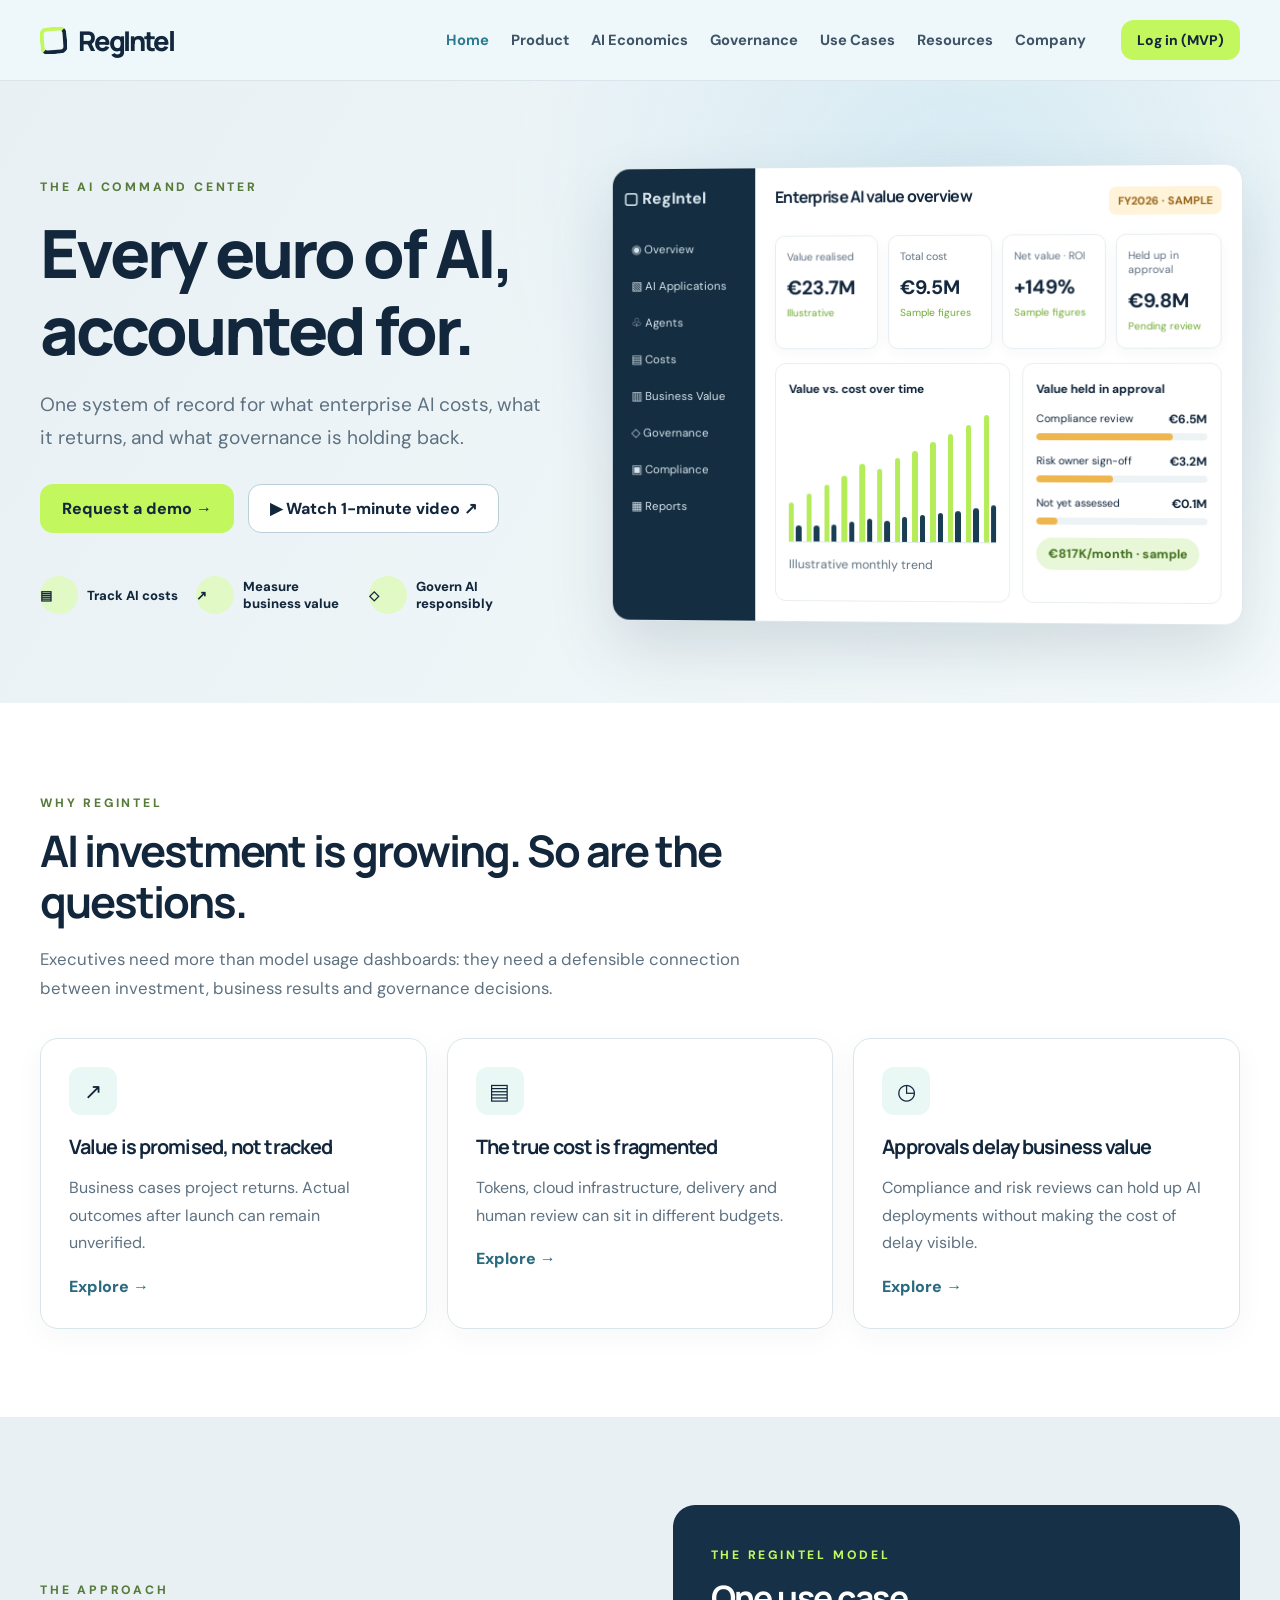
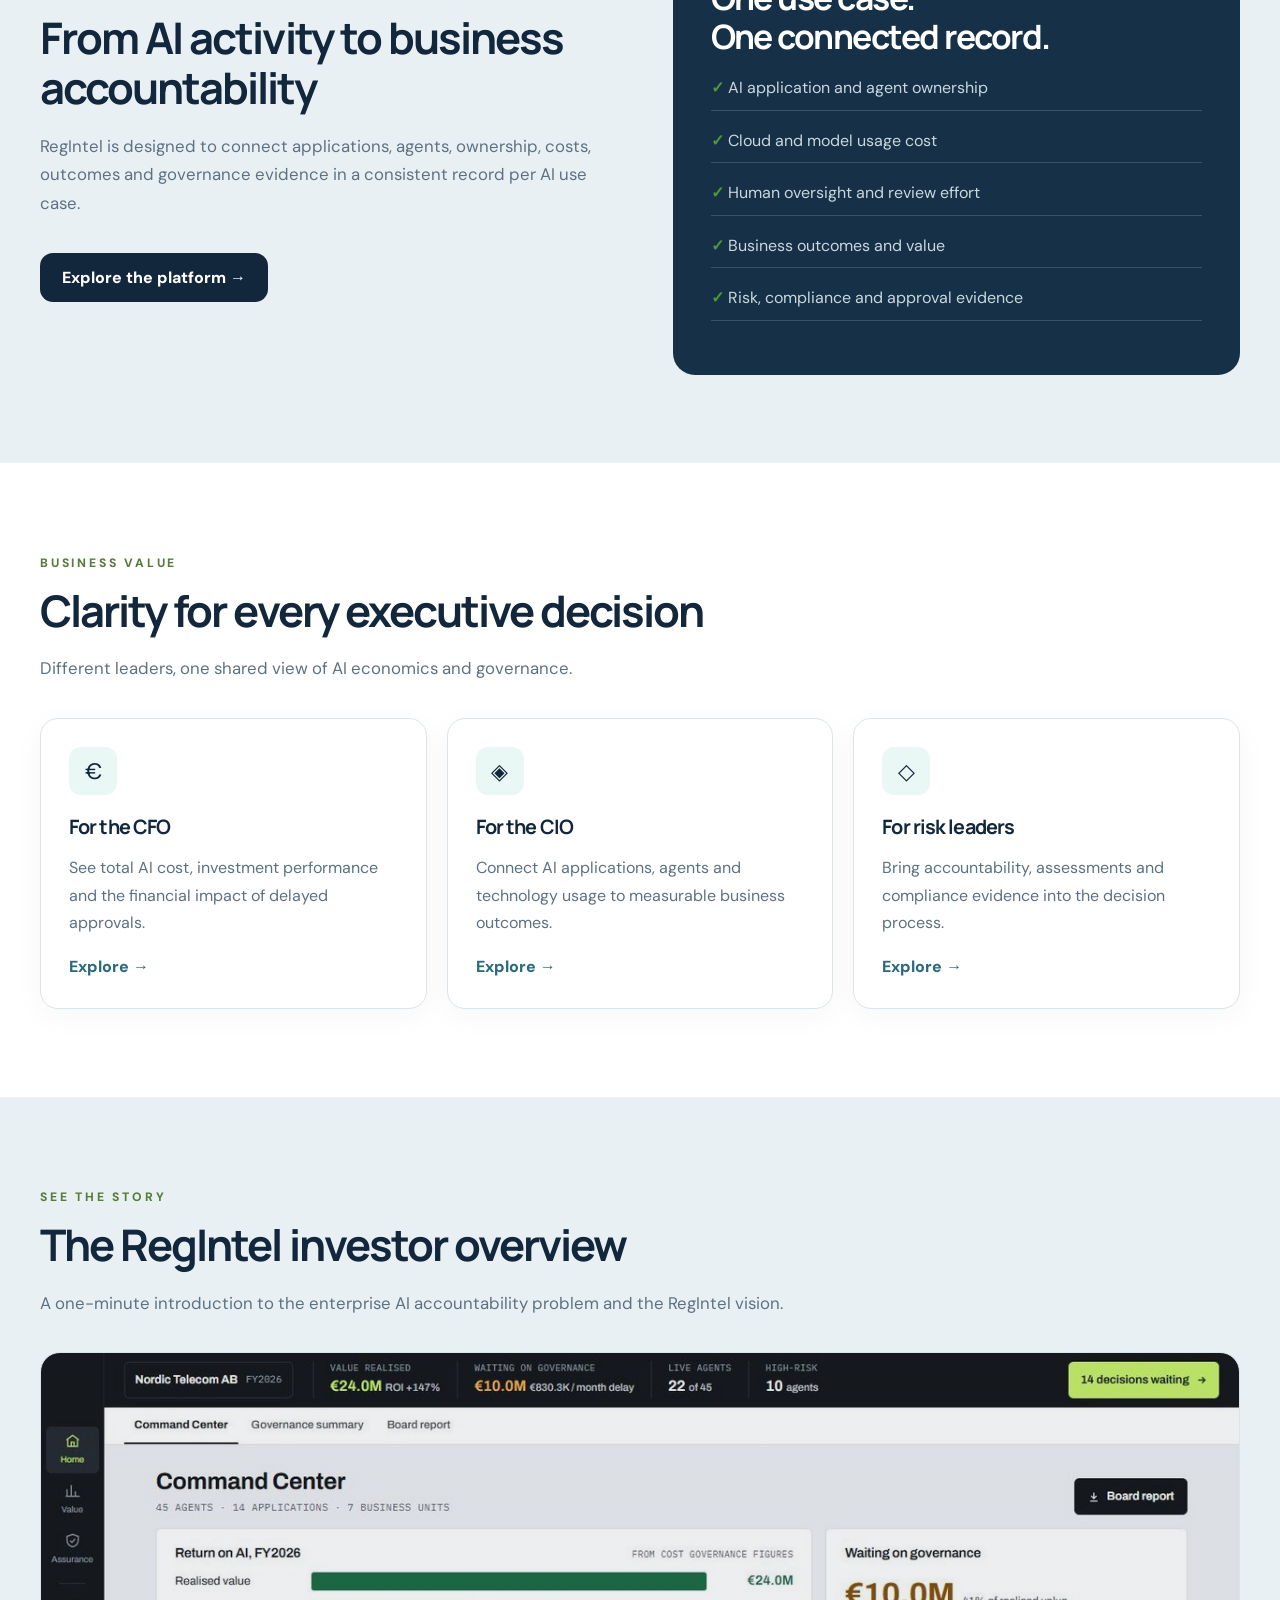
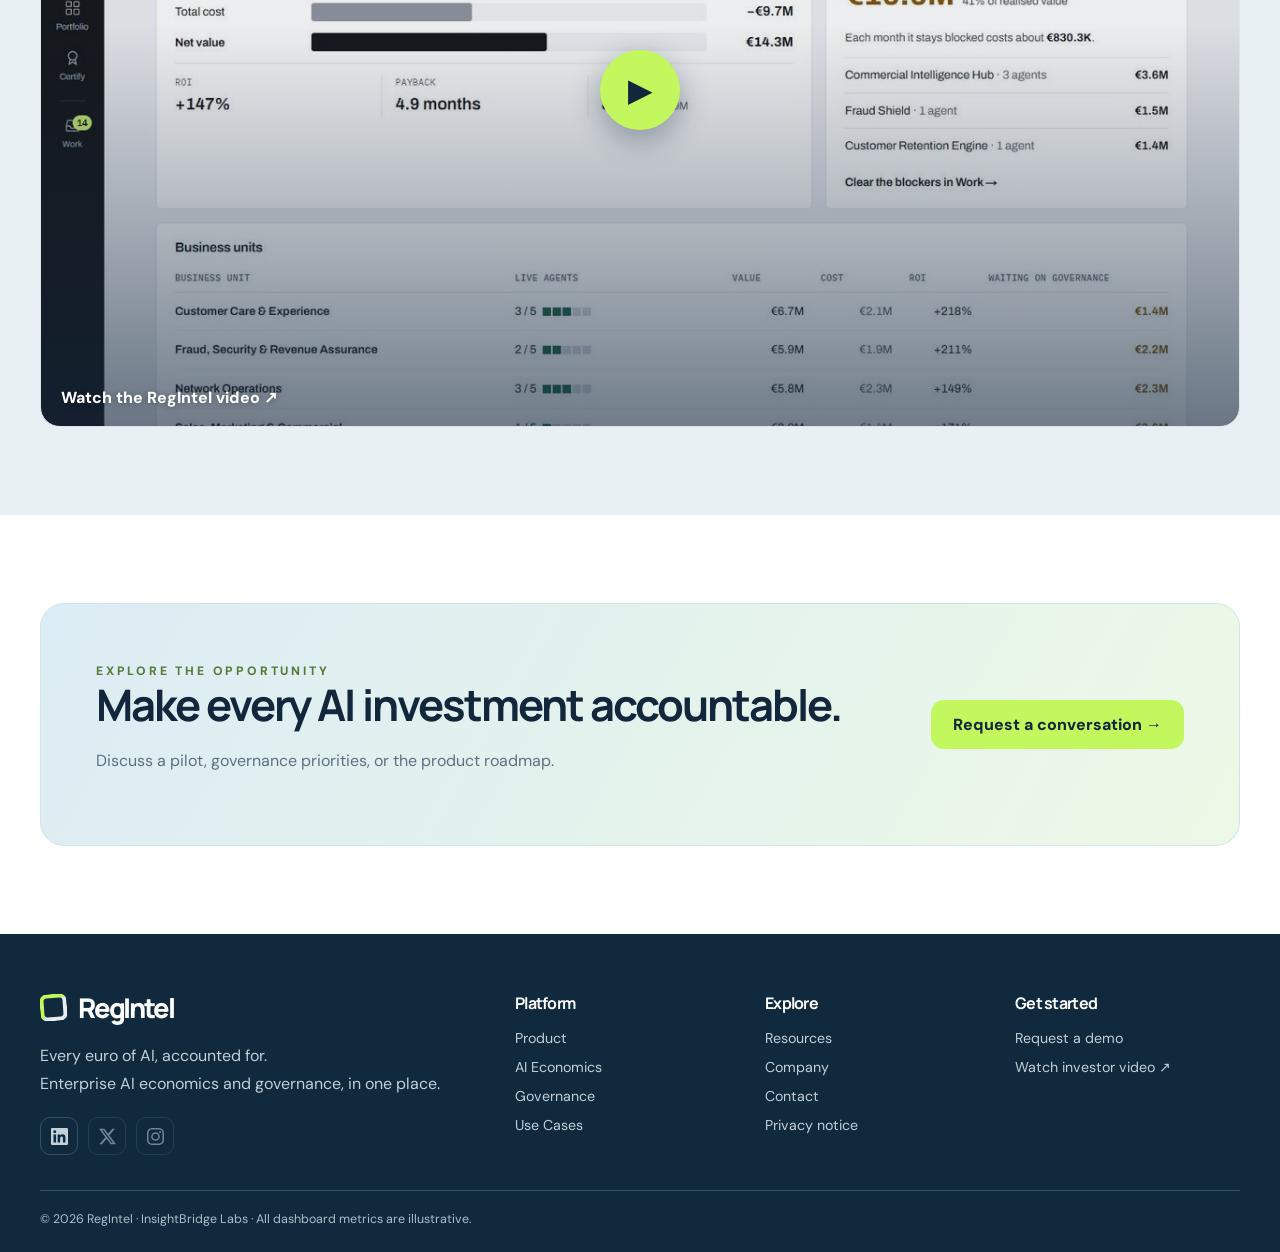
<file: economics/index.html>
<!doctype html><html lang="en"><head><meta charset="UTF-8"><meta name="viewport" content="width=device-width,initial-scale=1"><meta name="theme-color" content="#e8f0f4"><title>AI Economics | RegIntel</title><meta name="description" content="An illustrative interactive workspace connecting AI use-case costs, successful outcomes, human effort and governance status."><link rel="canonical" href="https://www.regintel.eu/economics/"><meta property="og:type" content="website"><meta property="og:site_name" content="RegIntel"><meta property="og:title" content="AI Economics | RegIntel"><meta property="og:description" content="An illustrative interactive workspace connecting AI use-case costs, successful outcomes, human effort and governance status."><meta property="og:url" content="https://www.regintel.eu/economics/"><meta property="og:image" content="https://www.regintel.eu/assets/video-cover.jpg"><meta name="twitter:card" content="summary_large_image"><link rel="stylesheet" href="/fonts/fonts.css"><link rel="stylesheet" href="/styles.css"></head><body><div id="app"><header class="navwrap"><div class="container nav"><a class="logo" href="/"><span class="mark"></span>RegIntel</a><button class="menu" id="menu" aria-label="Toggle navigation" aria-expanded="false">☰</button><nav class="navlinks" id="navlinks"><a class="" href="/">Home</a><a class="" href="/product/">Product</a><a class="active" href="/economics/">AI Economics</a><a class="" href="/governance/">Governance</a><a class="" href="/use-cases/">Use Cases</a><a class="" href="/resources/">Resources</a><a class="" href="/company/">Company</a></nav><div class="nav-actions"><a class="btn small" href="https://insightbridge-reg-intel-phase-4-fro.vercel.app/sign-in" target="_blank" rel="noopener" aria-label="Log in (MVP), opens in a new tab">Log in (MVP)</a></div></div></header><section class="pagehero"><div class="container"><span class="eyebrow">AI economics</span><h1>Measure the cost of outcomes, not just tokens.</h1><p>An illustrative interactive workspace connecting AI use-case costs, successful outcomes, human effort and governance status.</p></div></section><section class="section white"><div class="container"><div class="notice"><strong>Please note:</strong> Financial figures are illustrative sample data, not verified customer outcomes. Integration capabilities shown as roadmap designs are not represented as live production integrations.</div><div class="statstrip" style="margin-top:25px"><div><span class="mock-tag">Value realised</span><b>€23.7M</b></div><div><span class="mock-tag">Total cost</span><b>€9.5M</b></div><div><span class="mock-tag">Illustrative ROI</span><b>+149%</b></div><div><span class="mock-tag">Value awaiting approval</span><b>€9.8M</b></div></div><div class="section-head"><span class="eyebrow">Sample cost workspace</span><h2>Explore cost per successful outcome.</h2><p>Filter the mock data by governance status or search for an AI application. These interactions use local sample records only.</p></div><div class="filterbar"><input id="search" class="field" style="max-width:310px" placeholder="Search applications or use cases" aria-label="Search applications"><select id="status" aria-label="Filter governance status"><option value="all">All governance statuses</option><option>Approved</option><option>In review</option><option>Assessment</option></select><button id="reset" class="btn outline small">Reset filters</button></div><div class="tablewrap"><table><thead><tr><th>Application</th><th>Use case</th><th>Monthly cost</th><th>Successful outcomes</th><th>Cost / outcome</th><th>Human review</th><th>Status</th></tr></thead><tbody id="econrows"></tbody></table></div><p class="fine">All figures in this interactive table are fictional sample examples. The FY2026 headline figures above are illustrative figures from the investor preview.</p></div></section><section class="section soft"><div class="container"><div class="section-head"><span class="eyebrow">What matters</span><h2>Four questions finance leaders should ask.</h2></div><div class="grid2"><article class="card"><div class="ico">01</div><h3>What is the fully loaded AI cost?</h3><p>Model tokens alone can obscure cloud infrastructure, build costs, human oversight and support.</p></article><article class="card"><div class="ico">02</div><h3>What is a successful outcome worth?</h3><p>Connect AI activities to accepted results, avoided effort, revenue contribution or risk reduction.</p></article><article class="card"><div class="ico">03</div><h3>Which use cases actually create value?</h3><p>Compare realized value against fully loaded cost at the application and use-case level.</p></article><article class="card"><div class="ico">04</div><h3>What value is stuck in approvals?</h3><p>Estimate the opportunity cost of governance delays without compromising necessary controls.</p></article></div></div></section><section class="section white"><div class="container"><div class="cta"><div><span class="eyebrow">Explore the opportunity</span><h2>Make every AI investment accountable.</h2><p>Discuss a pilot, governance priorities, or the product roadmap.</p></div><a class="btn" href="/demo/">Request a conversation →</a></div></div></section><footer class="footer"><div class="container"><div class="footergrid"><div><a class="logo" href="/"><span class="mark"></span>RegIntel</a><p>Every euro of AI, accounted for.<br>Enterprise AI economics and governance, in one place.</p><div class="social"><a href="https://www.linkedin.com/company/138494714/" target="_blank" rel="noopener" aria-label="InsightBridge Labs on LinkedIn"><svg viewBox="0 0 24 24" aria-hidden="true"><path d="M20.45 20.45h-3.56v-5.57c0-1.33-.02-3.04-1.85-3.04-1.85 0-2.14 1.45-2.14 2.94v5.67H9.35V9h3.41v1.56h.05c.48-.9 1.64-1.85 3.37-1.85 3.6 0 4.27 2.37 4.27 5.46v6.28zM5.34 7.43a2.06 2.06 0 1 1 0-4.13 2.06 2.06 0 0 1 0 4.13zM7.12 20.45H3.56V9h3.56v11.45zM22.22 0H1.77C.79 0 0 .77 0 1.73v20.54C0 23.23.79 24 1.77 24h20.45c.98 0 1.78-.77 1.78-1.73V1.73C24 .77 23.2 0 22.22 0z"/></svg></a><span title="X: coming soon" aria-label="X (coming soon)"><svg viewBox="0 0 24 24" aria-hidden="true"><path d="M18.9 1.15h3.68l-8.04 9.19L24 22.85h-7.4l-5.8-7.58-6.63 7.58H.48l8.6-9.83L0 1.15h7.59l5.24 6.93 6.07-6.93zm-1.29 19.5h2.04L6.48 3.24H4.3l13.31 17.41z"/></svg></span><span title="Instagram: coming soon" aria-label="Instagram (coming soon)"><svg viewBox="0 0 24 24" aria-hidden="true"><path d="M12 2.16c3.2 0 3.58.01 4.85.07 1.17.05 1.8.25 2.23.41.56.22.96.48 1.38.9.42.42.68.82.9 1.38.16.42.36 1.06.41 2.23.06 1.27.07 1.65.07 4.85s-.01 3.58-.07 4.85c-.05 1.17-.25 1.8-.41 2.23-.22.56-.48.96-.9 1.38-.42.42-.82.68-1.38.9-.42.16-1.06.36-2.23.41-1.27.06-1.65.07-4.85.07s-3.58-.01-4.85-.07c-1.17-.05-1.8-.25-2.23-.41a3.72 3.72 0 0 1-1.38-.9 3.72 3.72 0 0 1-.9-1.38c-.16-.42-.36-1.06-.41-2.23C2.17 15.58 2.16 15.2 2.16 12s.01-3.58.07-4.85c.05-1.17.25-1.8.41-2.23.22-.56.48-.96.9-1.38.42-.42.82-.68 1.38-.9.42-.16 1.06-.36 2.23-.41C8.42 2.17 8.8 2.16 12 2.16zM12 0C8.74 0 8.33.01 7.05.07 5.78.13 4.9.33 4.14.63c-.79.3-1.46.72-2.13 1.38A5.88 5.88 0 0 0 .63 4.14C.33 4.9.13 5.78.07 7.05.01 8.33 0 8.74 0 12s.01 3.67.07 4.95c.06 1.27.26 2.15.56 2.91.3.79.72 1.46 1.38 2.13a5.88 5.88 0 0 0 2.13 1.38c.76.3 1.64.5 2.91.56C8.33 23.99 8.74 24 12 24s3.67-.01 4.95-.07c1.27-.06 2.15-.26 2.91-.56a5.88 5.88 0 0 0 2.13-1.38 5.88 5.88 0 0 0 1.38-2.13c.3-.76.5-1.64.56-2.91.06-1.28.07-1.69.07-4.95s-.01-3.67-.07-4.95c-.06-1.27-.26-2.15-.56-2.91a5.88 5.88 0 0 0-1.38-2.13A5.88 5.88 0 0 0 19.86.63C19.1.33 18.22.13 16.95.07 15.67.01 15.26 0 12 0zm0 5.84a6.16 6.16 0 1 0 0 12.32 6.16 6.16 0 0 0 0-12.32zM12 16a4 4 0 1 1 0-8 4 4 0 0 1 0 8zm6.4-11.85a1.44 1.44 0 1 0 0 2.88 1.44 1.44 0 0 0 0-2.88z"/></svg></span></div></div><div><h4>Platform</h4><a class="" href="/product/">Product</a><a class="" href="/economics/">AI Economics</a><a class="" href="/governance/">Governance</a><a class="" href="/use-cases/">Use Cases</a></div><div><h4>Explore</h4><a class="" href="/resources/">Resources</a><a class="" href="/company/">Company</a><a class="" href="/contact/">Contact</a><a class="" href="/privacy/">Privacy notice</a></div><div><h4>Get started</h4><a class="" href="/demo/">Request a demo</a><a href="https://app.heygen.com/videos/regintel-every-euro-of-ai-accounted-for-e45ae55dc8e2401fbb1b1f9b86cec273" target="_blank" rel="noopener">Watch investor video ↗</a></div></div><div class="copyright">© 2026 RegIntel · InsightBridge Labs · All dashboard metrics are illustrative.</div></div></footer></div><script src="/app.js"></script></body></html>
</file>
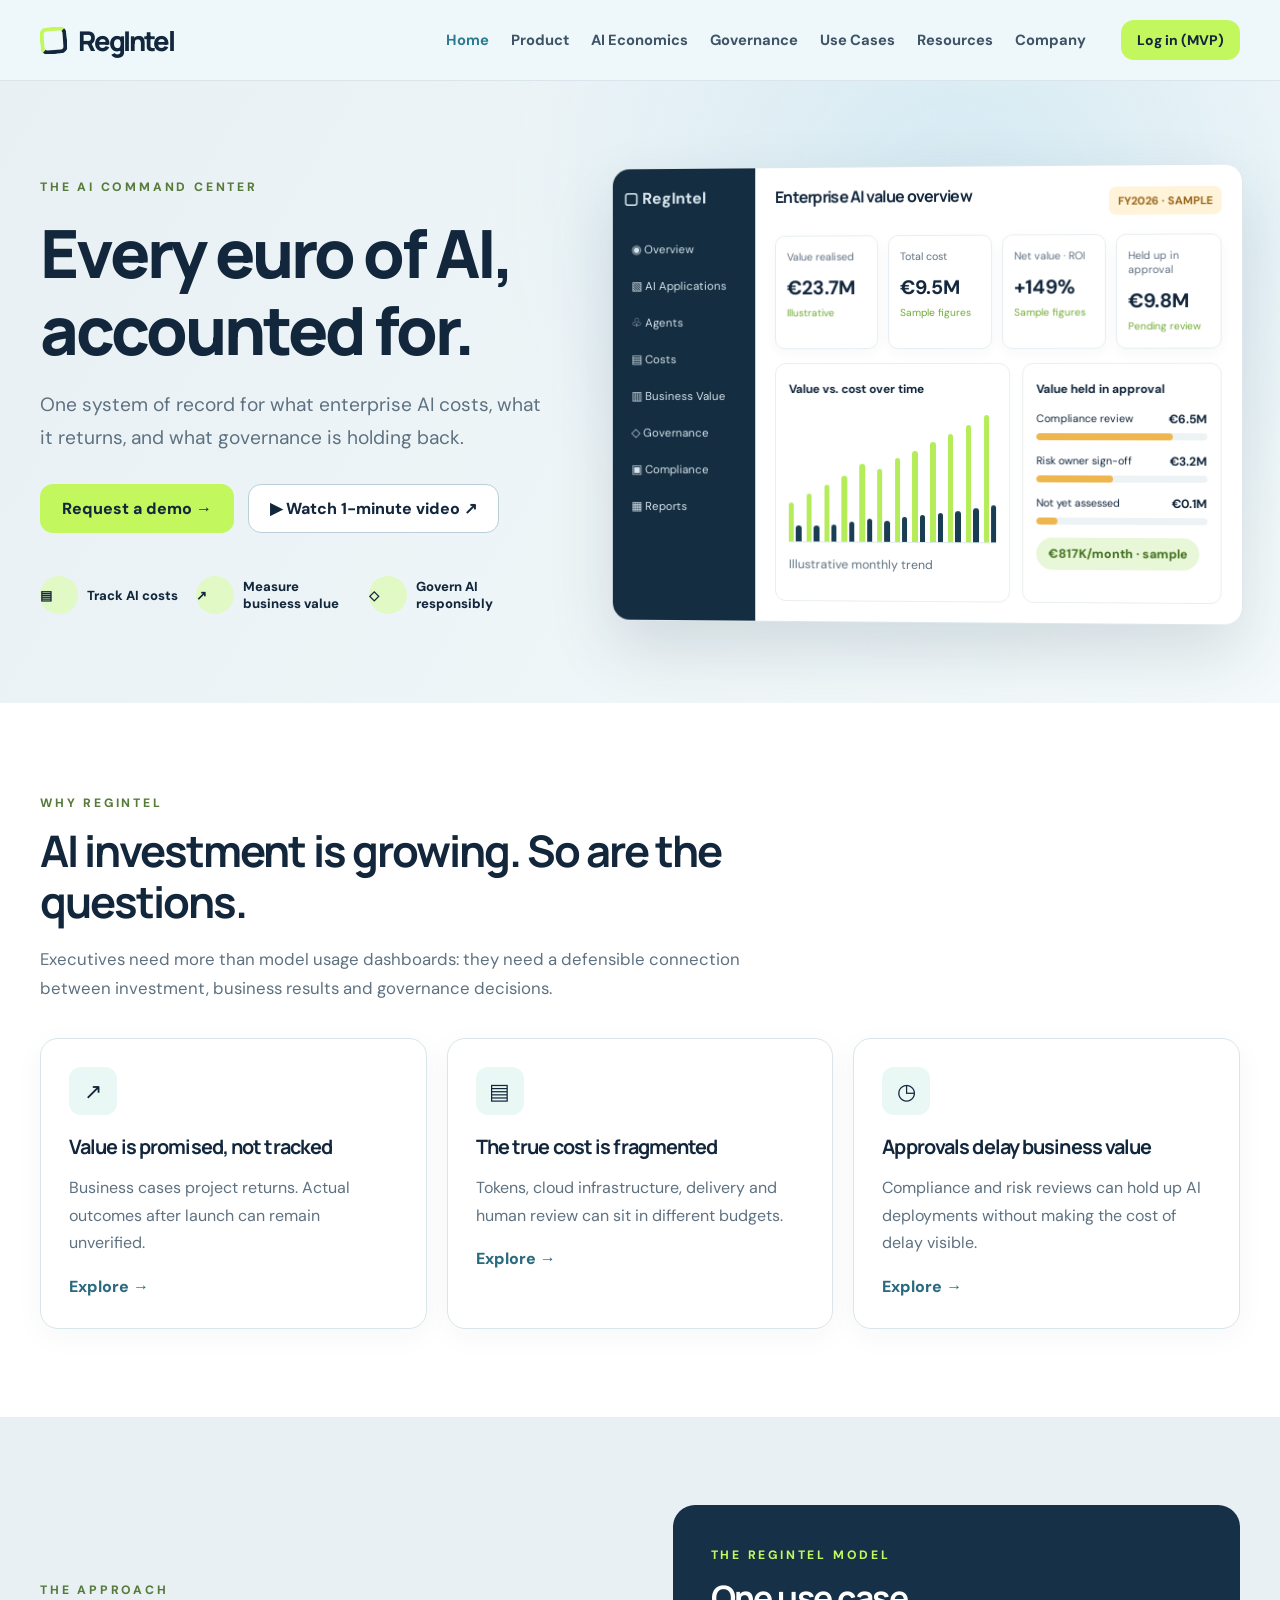
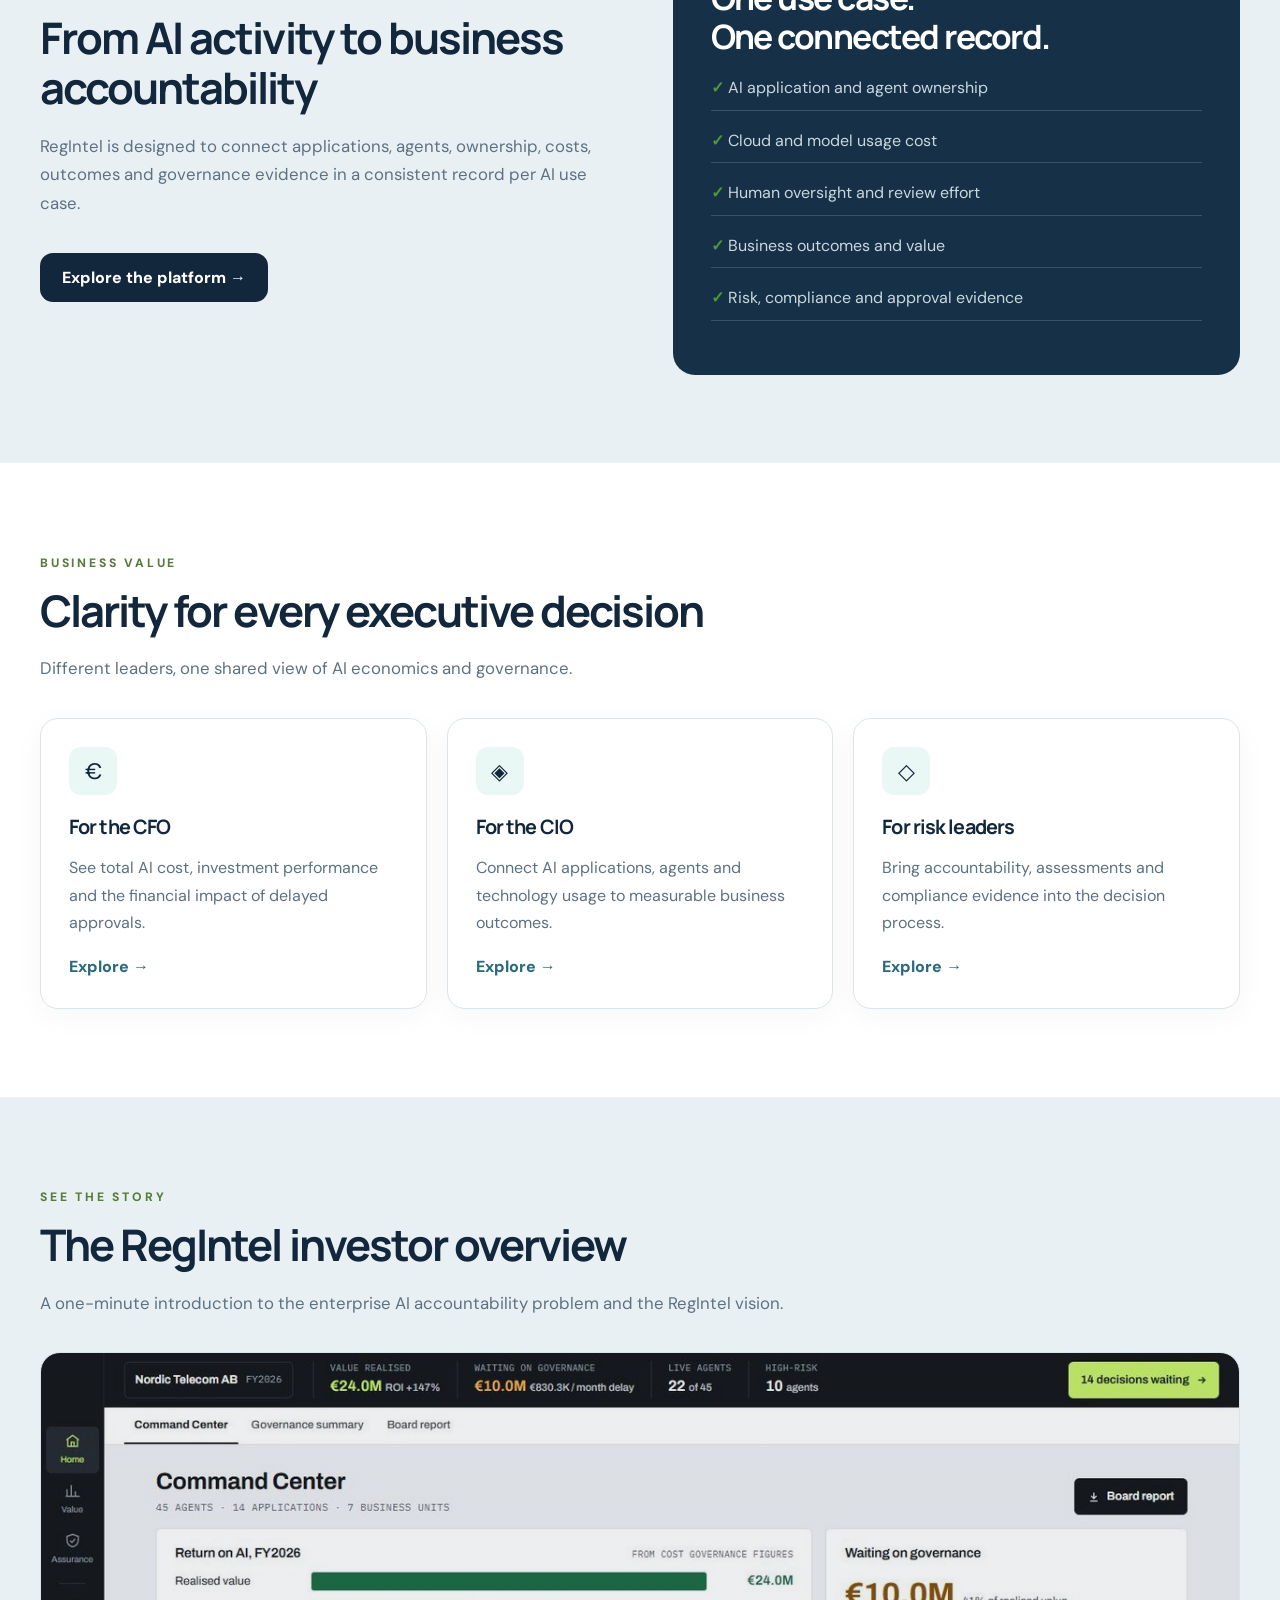
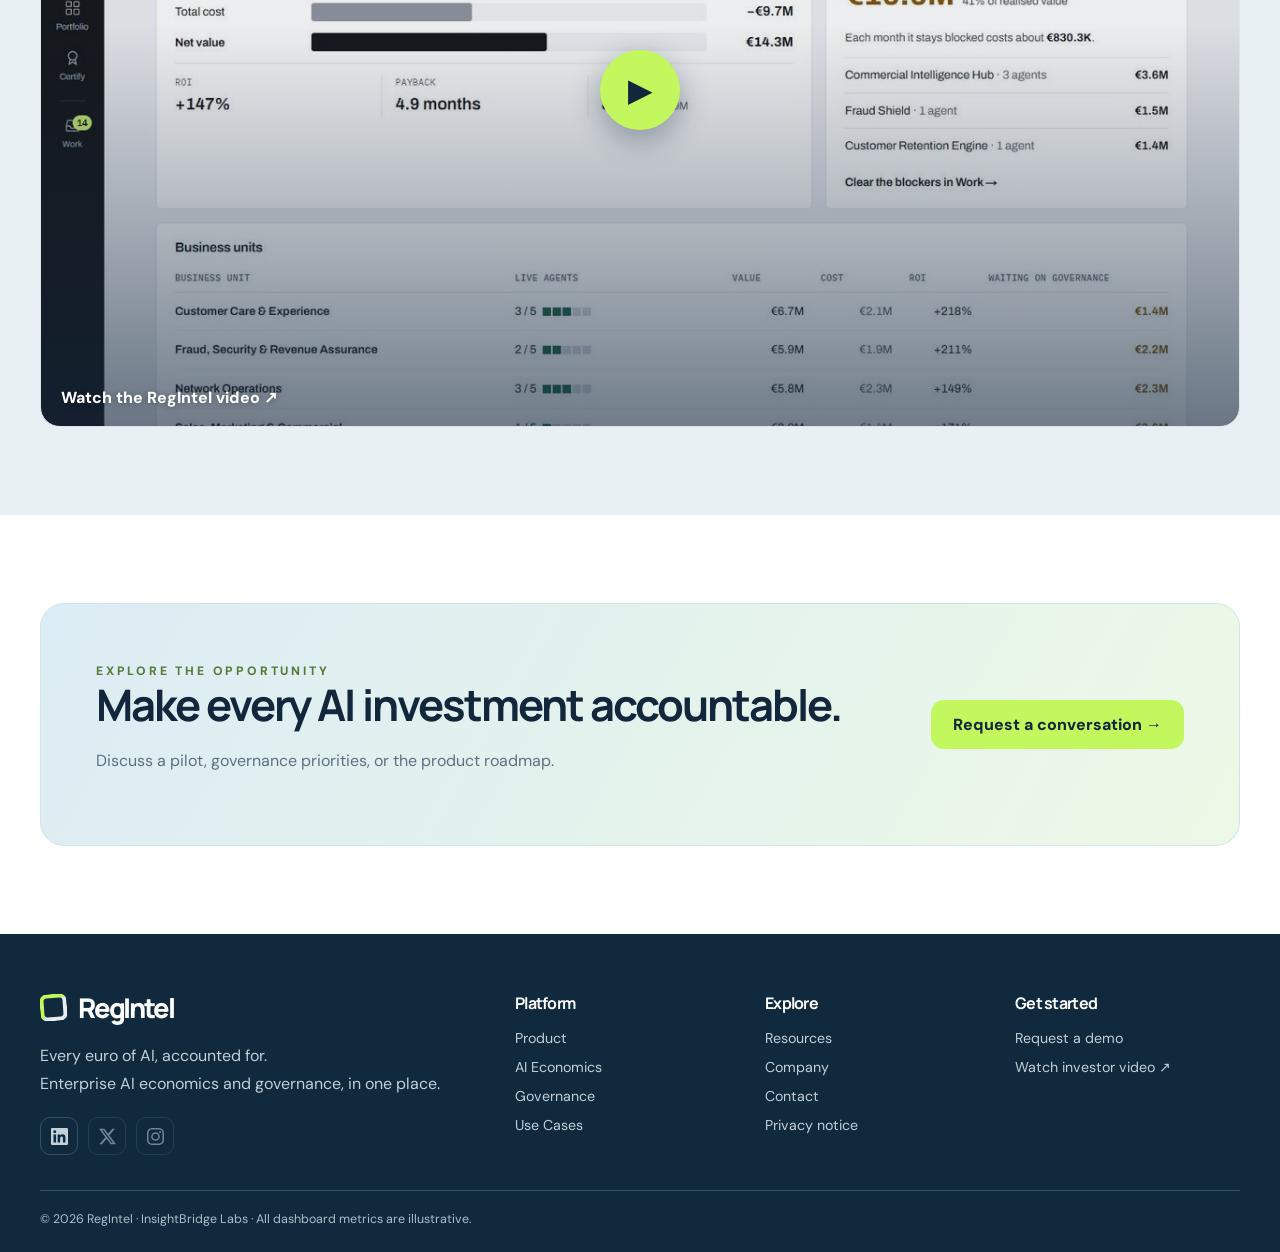
<file: governance/index.html>
<!doctype html><html lang="en"><head><meta charset="UTF-8"><meta name="viewport" content="width=device-width,initial-scale=1"><meta name="theme-color" content="#e8f0f4"><title>AI Governance | RegIntel</title><meta name="description" content="A governance-first approach designed to make ownership, decisions, evidence and approval bottlenecks visible."><link rel="canonical" href="https://www.regintel.eu/governance/"><meta property="og:type" content="website"><meta property="og:site_name" content="RegIntel"><meta property="og:title" content="AI Governance | RegIntel"><meta property="og:description" content="A governance-first approach designed to make ownership, decisions, evidence and approval bottlenecks visible."><meta property="og:url" content="https://www.regintel.eu/governance/"><meta property="og:image" content="https://www.regintel.eu/assets/video-cover.jpg"><meta name="twitter:card" content="summary_large_image"><link rel="stylesheet" href="/fonts/fonts.css"><link rel="stylesheet" href="/styles.css"></head><body><div id="app"><header class="navwrap"><div class="container nav"><a class="logo" href="/"><span class="mark"></span>RegIntel</a><button class="menu" id="menu" aria-label="Toggle navigation" aria-expanded="false">☰</button><nav class="navlinks" id="navlinks"><a class="" href="/">Home</a><a class="" href="/product/">Product</a><a class="" href="/economics/">AI Economics</a><a class="active" href="/governance/">Governance</a><a class="" href="/use-cases/">Use Cases</a><a class="" href="/resources/">Resources</a><a class="" href="/company/">Company</a></nav><div class="nav-actions"><a class="btn small" href="https://insightbridge-reg-intel-phase-4-fro.vercel.app/sign-in" target="_blank" rel="noopener" aria-label="Log in (MVP), opens in a new tab">Log in (MVP)</a></div></div></header><section class="pagehero"><div class="container"><span class="eyebrow">AI governance</span><h1>Govern AI without losing sight of business value.</h1><p>A governance-first approach designed to make ownership, decisions, evidence and approval bottlenecks visible.</p></div></section><section class="section white"><div class="container"><div class="section-head"><span class="eyebrow">Governance lifecycle</span><h2>From inventory to accountable decisions.</h2></div><div class="process"><article class="card"><div class="ico">1</div><h3>Register and assign ownership</h3><p>Maintain a record of AI applications, agents, business owners and accountability.</p></article><article class="card"><div class="ico">2</div><h3>Assess and review</h3><p>Capture risk and compliance requirements, review evidence and record decision status.</p></article><article class="card"><div class="ico">3</div><h3>Monitor and improve</h3><p>Track open issues, approval delays, changes and the business value affected.</p></article></div></div></section><section class="section soft"><div class="container split"><div><div class="section-head"><span class="eyebrow">Regulatory context</span><h2>Designed for an evolving regulatory environment.</h2><p>The roadmap references the EU AI Act, GDPR and DORA as relevant frameworks. Applicability varies by AI use case, sector, role and jurisdiction.</p></div><p>RegIntel aims to support evidence organization and accountable workflows. It does not itself certify legal compliance or replace legal assessment.</p><a class="btn" href="/demo/">Discuss governance needs →</a></div><div class="card"><h3>Illustrative governance register</h3><div class="tablewrap"><table><thead><tr><th>Use case</th><th>Owner</th><th>Review stage</th></tr></thead><tbody><tr><td>Fraud Shield</td><td>Risk Operations</td><td>Compliance review</td></tr><tr><td>Service Assist</td><td>Customer Operations</td><td>Approved</td></tr><tr><td>Document IQ</td><td>IT Operations</td><td>Initial assessment</td></tr></tbody></table></div><p class="fine">Sample records, not real deployments.</p></div></div></section><section class="section white"><div class="section-head"><span class="eyebrow">Governance and economics</span><h2>Make the cost of waiting visible.</h2><p>The investor preview models €9.8M of value held in approvals and €817K per month in delayed value. These are illustrative scenario figures, not observed results.</p></div><div class="container"><div class="notice"><strong>Please note:</strong> Financial figures are illustrative sample data, not verified customer outcomes. Integration capabilities shown as roadmap designs are not represented as live production integrations.</div></div></section><section class="section white"><div class="container"><div class="cta"><div><span class="eyebrow">Explore the opportunity</span><h2>Make every AI investment accountable.</h2><p>Discuss a pilot, governance priorities, or the product roadmap.</p></div><a class="btn" href="/demo/">Request a conversation →</a></div></div></section><footer class="footer"><div class="container"><div class="footergrid"><div><a class="logo" href="/"><span class="mark"></span>RegIntel</a><p>Every euro of AI, accounted for.<br>Enterprise AI economics and governance, in one place.</p><div class="social"><a href="https://www.linkedin.com/company/138494714/" target="_blank" rel="noopener" aria-label="InsightBridge Labs on LinkedIn"><svg viewBox="0 0 24 24" aria-hidden="true"><path d="M20.45 20.45h-3.56v-5.57c0-1.33-.02-3.04-1.85-3.04-1.85 0-2.14 1.45-2.14 2.94v5.67H9.35V9h3.41v1.56h.05c.48-.9 1.64-1.85 3.37-1.85 3.6 0 4.27 2.37 4.27 5.46v6.28zM5.34 7.43a2.06 2.06 0 1 1 0-4.13 2.06 2.06 0 0 1 0 4.13zM7.12 20.45H3.56V9h3.56v11.45zM22.22 0H1.77C.79 0 0 .77 0 1.73v20.54C0 23.23.79 24 1.77 24h20.45c.98 0 1.78-.77 1.78-1.73V1.73C24 .77 23.2 0 22.22 0z"/></svg></a><span title="X: coming soon" aria-label="X (coming soon)"><svg viewBox="0 0 24 24" aria-hidden="true"><path d="M18.9 1.15h3.68l-8.04 9.19L24 22.85h-7.4l-5.8-7.58-6.63 7.58H.48l8.6-9.83L0 1.15h7.59l5.24 6.93 6.07-6.93zm-1.29 19.5h2.04L6.48 3.24H4.3l13.31 17.41z"/></svg></span><span title="Instagram: coming soon" aria-label="Instagram (coming soon)"><svg viewBox="0 0 24 24" aria-hidden="true"><path d="M12 2.16c3.2 0 3.58.01 4.85.07 1.17.05 1.8.25 2.23.41.56.22.96.48 1.38.9.42.42.68.82.9 1.38.16.42.36 1.06.41 2.23.06 1.27.07 1.65.07 4.85s-.01 3.58-.07 4.85c-.05 1.17-.25 1.8-.41 2.23-.22.56-.48.96-.9 1.38-.42.42-.82.68-1.38.9-.42.16-1.06.36-2.23.41-1.27.06-1.65.07-4.85.07s-3.58-.01-4.85-.07c-1.17-.05-1.8-.25-2.23-.41a3.72 3.72 0 0 1-1.38-.9 3.72 3.72 0 0 1-.9-1.38c-.16-.42-.36-1.06-.41-2.23C2.17 15.58 2.16 15.2 2.16 12s.01-3.58.07-4.85c.05-1.17.25-1.8.41-2.23.22-.56.48-.96.9-1.38.42-.42.82-.68 1.38-.9.42-.16 1.06-.36 2.23-.41C8.42 2.17 8.8 2.16 12 2.16zM12 0C8.74 0 8.33.01 7.05.07 5.78.13 4.9.33 4.14.63c-.79.3-1.46.72-2.13 1.38A5.88 5.88 0 0 0 .63 4.14C.33 4.9.13 5.78.07 7.05.01 8.33 0 8.74 0 12s.01 3.67.07 4.95c.06 1.27.26 2.15.56 2.91.3.79.72 1.46 1.38 2.13a5.88 5.88 0 0 0 2.13 1.38c.76.3 1.64.5 2.91.56C8.33 23.99 8.74 24 12 24s3.67-.01 4.95-.07c1.27-.06 2.15-.26 2.91-.56a5.88 5.88 0 0 0 2.13-1.38 5.88 5.88 0 0 0 1.38-2.13c.3-.76.5-1.64.56-2.91.06-1.28.07-1.69.07-4.95s-.01-3.67-.07-4.95c-.06-1.27-.26-2.15-.56-2.91a5.88 5.88 0 0 0-1.38-2.13A5.88 5.88 0 0 0 19.86.63C19.1.33 18.22.13 16.95.07 15.67.01 15.26 0 12 0zm0 5.84a6.16 6.16 0 1 0 0 12.32 6.16 6.16 0 0 0 0-12.32zM12 16a4 4 0 1 1 0-8 4 4 0 0 1 0 8zm6.4-11.85a1.44 1.44 0 1 0 0 2.88 1.44 1.44 0 0 0 0-2.88z"/></svg></span></div></div><div><h4>Platform</h4><a class="" href="/product/">Product</a><a class="" href="/economics/">AI Economics</a><a class="" href="/governance/">Governance</a><a class="" href="/use-cases/">Use Cases</a></div><div><h4>Explore</h4><a class="" href="/resources/">Resources</a><a class="" href="/company/">Company</a><a class="" href="/contact/">Contact</a><a class="" href="/privacy/">Privacy notice</a></div><div><h4>Get started</h4><a class="" href="/demo/">Request a demo</a><a href="https://app.heygen.com/videos/regintel-every-euro-of-ai-accounted-for-e45ae55dc8e2401fbb1b1f9b86cec273" target="_blank" rel="noopener">Watch investor video ↗</a></div></div><div class="copyright">© 2026 RegIntel · InsightBridge Labs · All dashboard metrics are illustrative.</div></div></footer></div><script src="/app.js"></script></body></html>
</file>
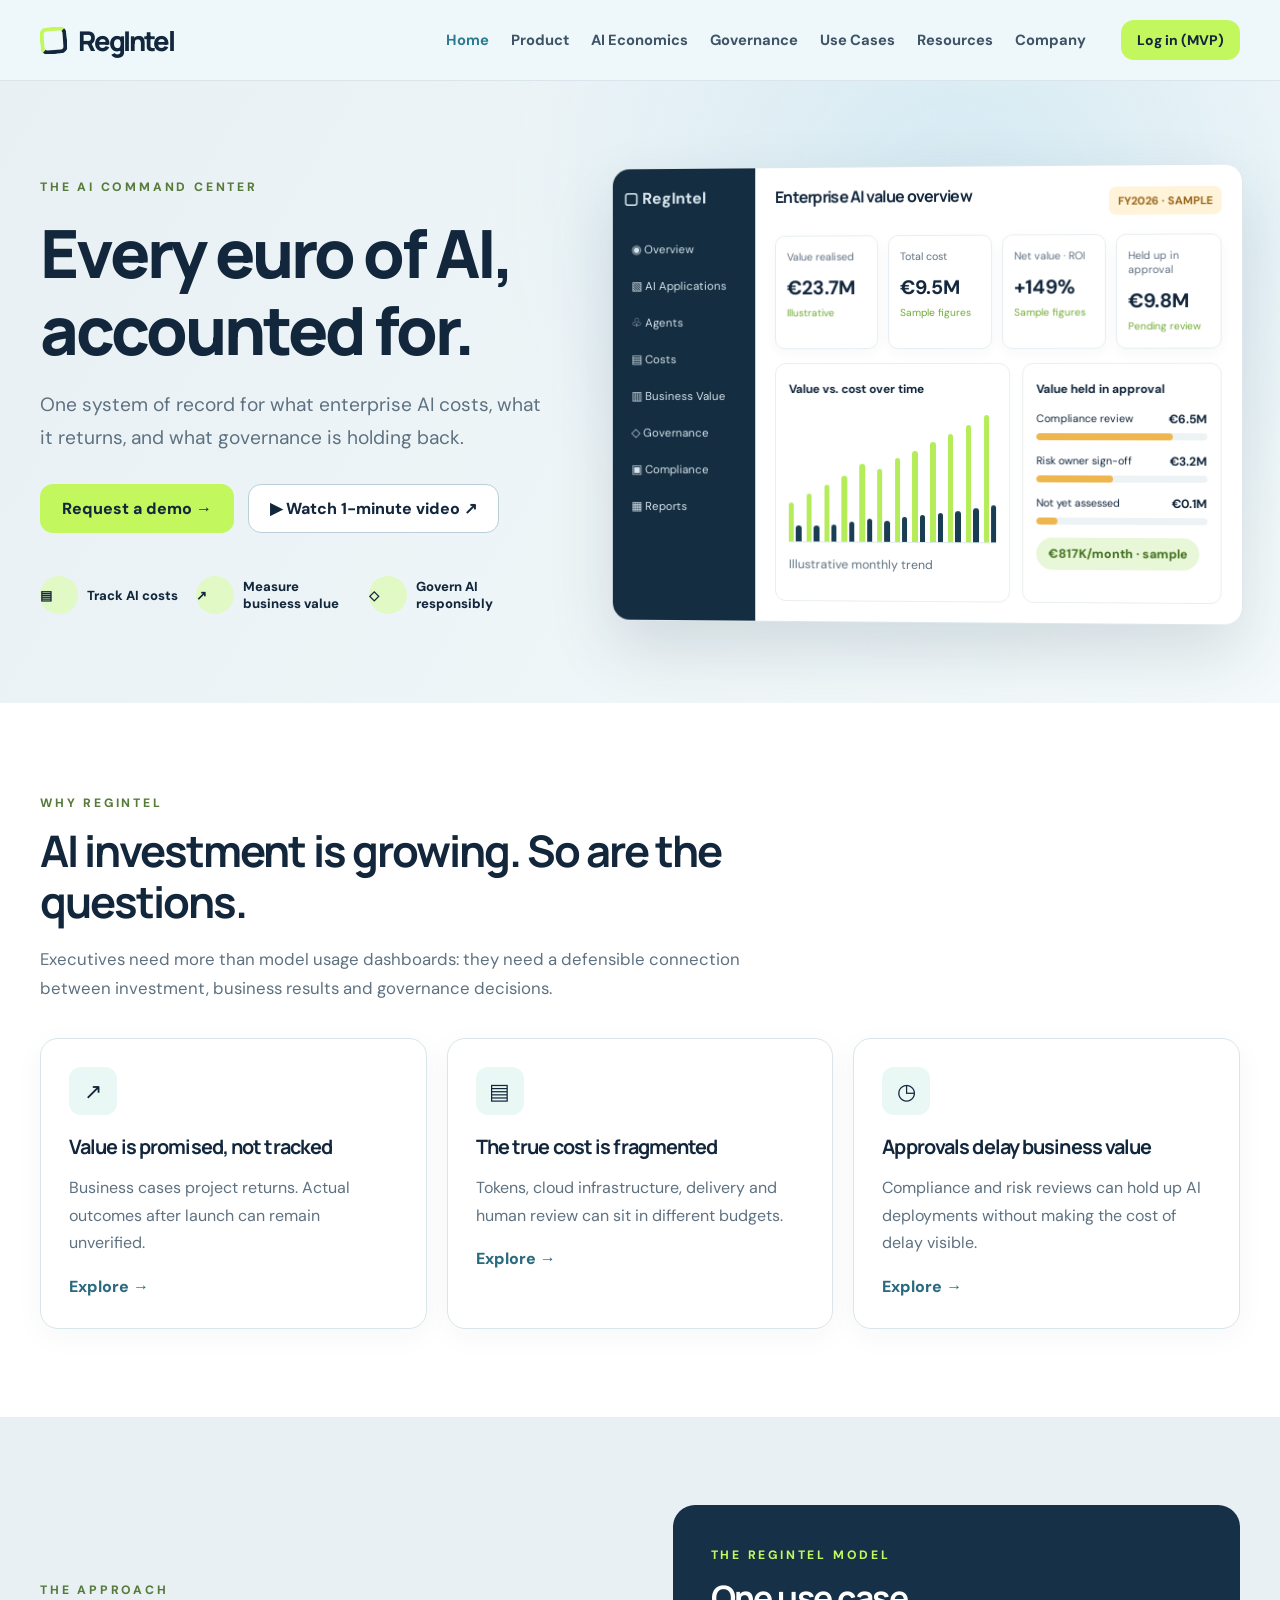
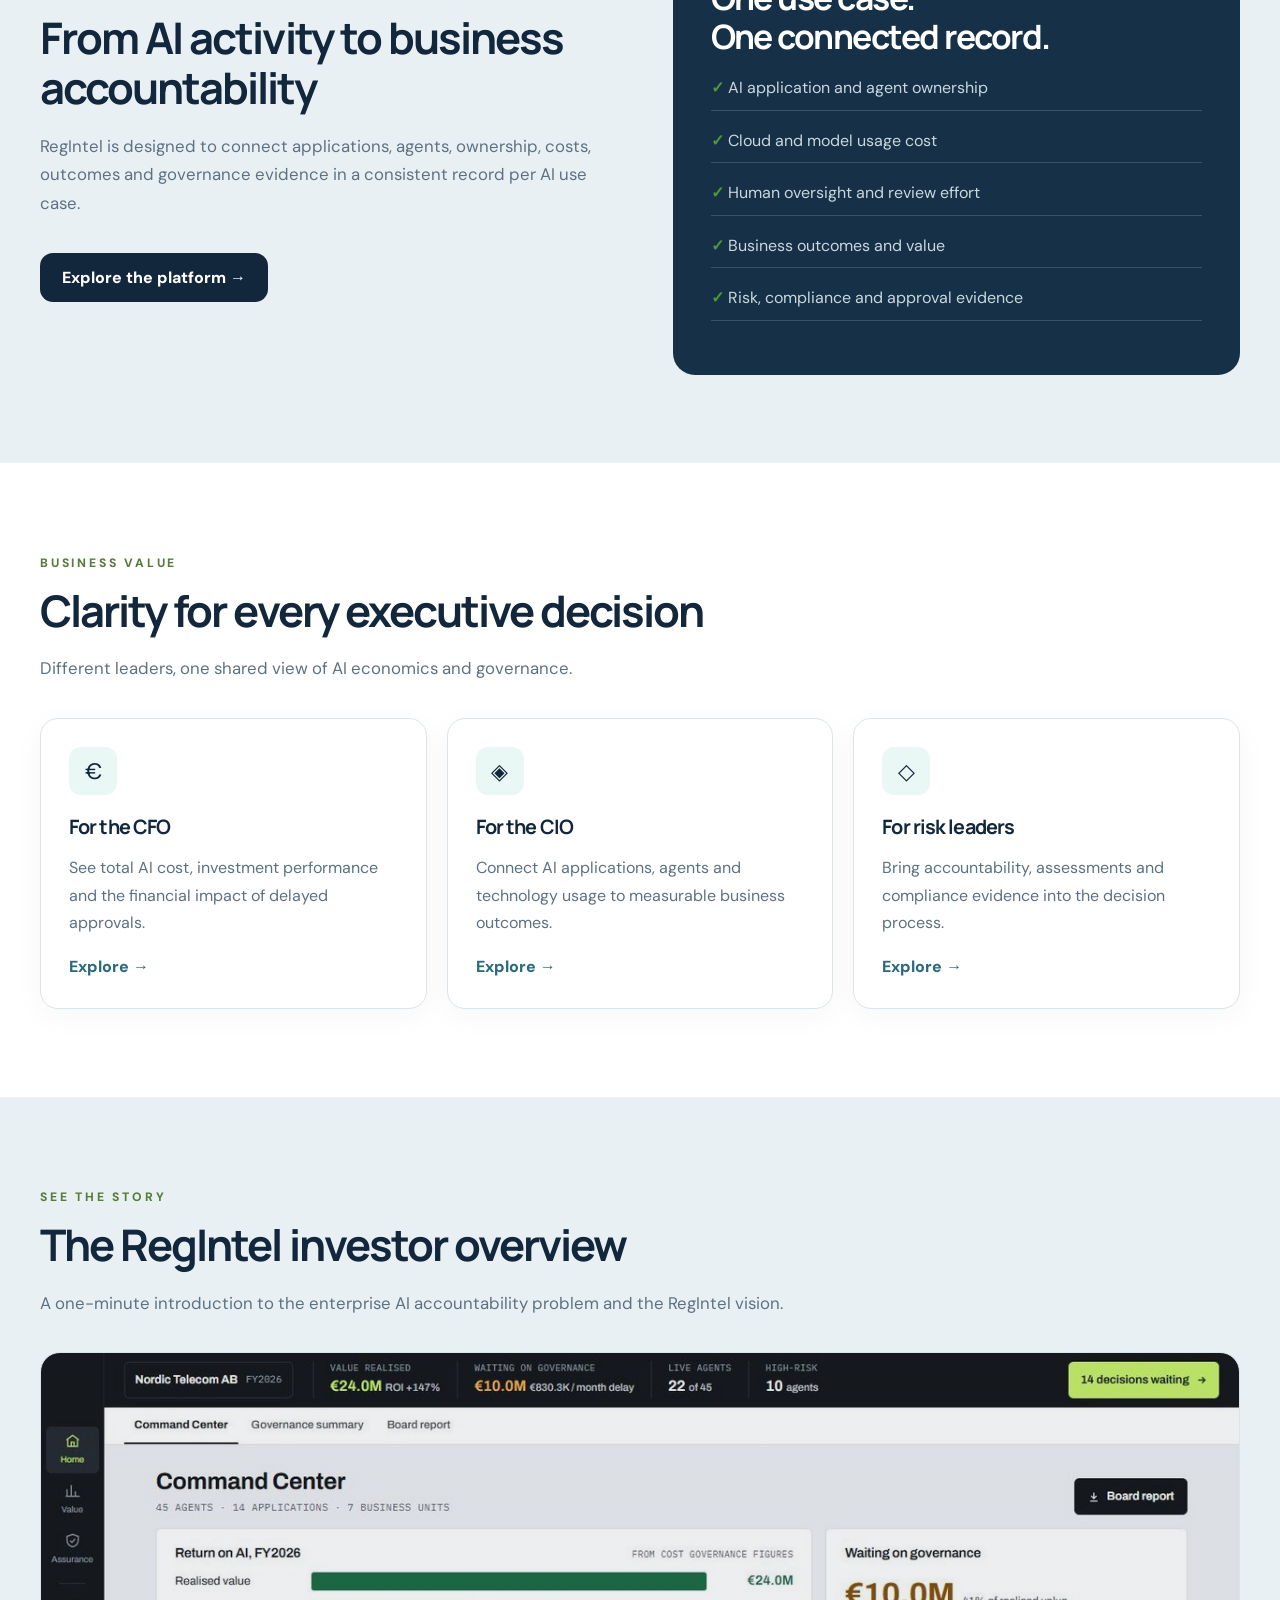
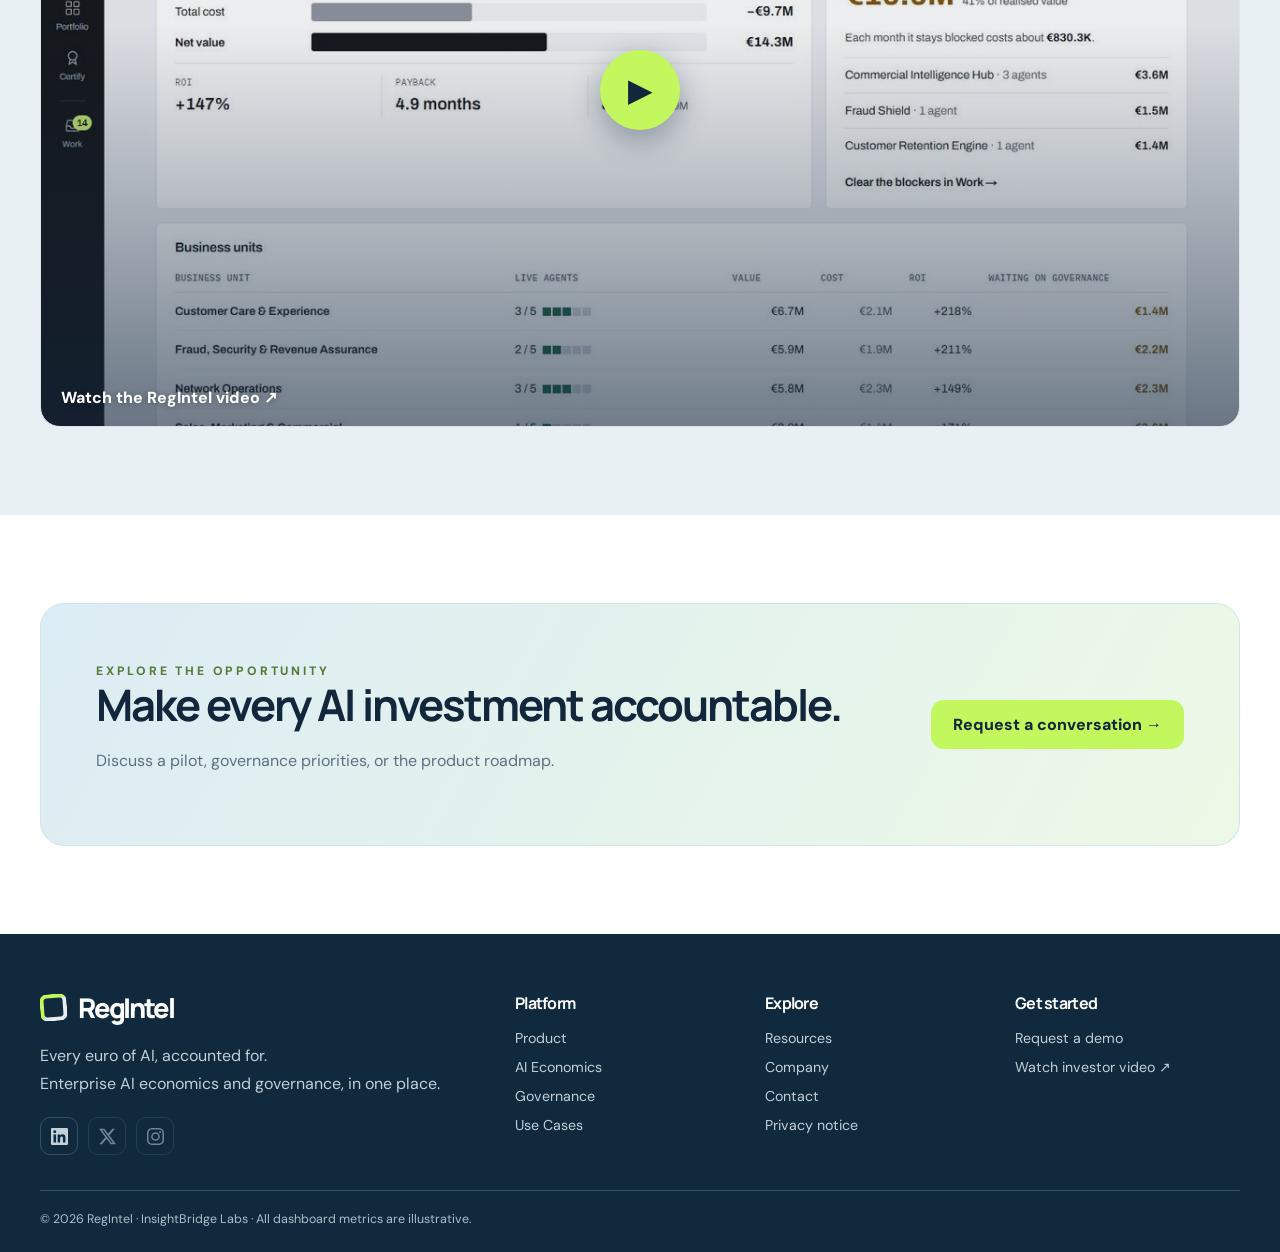
<file: privacy/index.html>
<!doctype html><html lang="en"><head><meta charset="UTF-8"><meta name="viewport" content="width=device-width,initial-scale=1"><meta name="theme-color" content="#e8f0f4"><title>Privacy | RegIntel</title><meta name="description" content="How RegIntel handles the personal data you share through this website."><link rel="canonical" href="https://www.regintel.eu/privacy/"><meta property="og:type" content="website"><meta property="og:site_name" content="RegIntel"><meta property="og:title" content="Privacy | RegIntel"><meta property="og:description" content="How RegIntel handles the personal data you share through this website."><meta property="og:url" content="https://www.regintel.eu/privacy/"><meta property="og:image" content="https://www.regintel.eu/assets/video-cover.jpg"><meta name="twitter:card" content="summary_large_image"><link rel="stylesheet" href="/fonts/fonts.css"><link rel="stylesheet" href="/styles.css"></head><body><div id="app"><header class="navwrap"><div class="container nav"><a class="logo" href="/"><span class="mark"></span>RegIntel</a><button class="menu" id="menu" aria-label="Toggle navigation" aria-expanded="false">☰</button><nav class="navlinks" id="navlinks"><a class="" href="/">Home</a><a class="" href="/product/">Product</a><a class="" href="/economics/">AI Economics</a><a class="" href="/governance/">Governance</a><a class="" href="/use-cases/">Use Cases</a><a class="" href="/resources/">Resources</a><a class="" href="/company/">Company</a></nav><div class="nav-actions"><a class="btn small" href="https://insightbridge-reg-intel-phase-4-fro.vercel.app/sign-in" target="_blank" rel="noopener" aria-label="Log in (MVP), opens in a new tab">Log in (MVP)</a></div></div></header><section class="pagehero"><div class="container"><span class="eyebrow">Privacy</span><h1>Privacy notice</h1><p>How RegIntel handles the personal data you share through this website.</p></div></section><section class="section white"><div class="container" style="max-width:820px"><h3>Who is responsible</h3><p>This website is operated by InsightBridge Labs, which is responsible for the personal data described here. For any privacy question or request, contact us through the <a href="/demo/" style="text-decoration:underline">enquiry form</a>.</p><h3>What we collect</h3><p>When you send an enquiry through the request-a-demo form, we receive your name, work email address, company, primary interest and your message. We do not use cookies, analytics or advertising trackers on this website.</p><h3>Why we use it</h3><p>We use your details only to reply to your enquiry and to continue any conversation you start with us. The legal basis is our legitimate interest in answering business enquiries and, where relevant, taking steps at your request before entering into an agreement (GDPR Article 6(1)(f) and 6(1)(b)).</p><h3>Who else handles it</h3><p>Form submissions are delivered to us by email through our own backend (running on Cloudflare) and Resend, an email-delivery service. The website is hosted on GitHub Pages, which may record technical data such as IP addresses for security and operation. Links to LinkedIn and to our video on HeyGen take you to those services, which have their own privacy policies.</p><h3>How long we keep it</h3><p>We keep enquiry details only as long as needed to handle your enquiry and any resulting business relationship, and then delete them.</p><h3>Your rights</h3><p>You can ask to access, correct or delete your personal data, to restrict or object to its use, or to receive a copy of it. Contact us at the address above. You also have the right to complain to a data protection supervisory authority.</p><p class="fine">Last updated 30 October 2026.</p></div></section><footer class="footer"><div class="container"><div class="footergrid"><div><a class="logo" href="/"><span class="mark"></span>RegIntel</a><p>Every euro of AI, accounted for.<br>Enterprise AI economics and governance, in one place.</p><div class="social"><a href="https://www.linkedin.com/company/138494714/" target="_blank" rel="noopener" aria-label="InsightBridge Labs on LinkedIn"><svg viewBox="0 0 24 24" aria-hidden="true"><path d="M20.45 20.45h-3.56v-5.57c0-1.33-.02-3.04-1.85-3.04-1.85 0-2.14 1.45-2.14 2.94v5.67H9.35V9h3.41v1.56h.05c.48-.9 1.64-1.85 3.37-1.85 3.6 0 4.27 2.37 4.27 5.46v6.28zM5.34 7.43a2.06 2.06 0 1 1 0-4.13 2.06 2.06 0 0 1 0 4.13zM7.12 20.45H3.56V9h3.56v11.45zM22.22 0H1.77C.79 0 0 .77 0 1.73v20.54C0 23.23.79 24 1.77 24h20.45c.98 0 1.78-.77 1.78-1.73V1.73C24 .77 23.2 0 22.22 0z"/></svg></a><span title="X: coming soon" aria-label="X (coming soon)"><svg viewBox="0 0 24 24" aria-hidden="true"><path d="M18.9 1.15h3.68l-8.04 9.19L24 22.85h-7.4l-5.8-7.58-6.63 7.58H.48l8.6-9.83L0 1.15h7.59l5.24 6.93 6.07-6.93zm-1.29 19.5h2.04L6.48 3.24H4.3l13.31 17.41z"/></svg></span><span title="Instagram: coming soon" aria-label="Instagram (coming soon)"><svg viewBox="0 0 24 24" aria-hidden="true"><path d="M12 2.16c3.2 0 3.58.01 4.85.07 1.17.05 1.8.25 2.23.41.56.22.96.48 1.38.9.42.42.68.82.9 1.38.16.42.36 1.06.41 2.23.06 1.27.07 1.65.07 4.85s-.01 3.58-.07 4.85c-.05 1.17-.25 1.8-.41 2.23-.22.56-.48.96-.9 1.38-.42.42-.82.68-1.38.9-.42.16-1.06.36-2.23.41-1.27.06-1.65.07-4.85.07s-3.58-.01-4.85-.07c-1.17-.05-1.8-.25-2.23-.41a3.72 3.72 0 0 1-1.38-.9 3.72 3.72 0 0 1-.9-1.38c-.16-.42-.36-1.06-.41-2.23C2.17 15.58 2.16 15.2 2.16 12s.01-3.58.07-4.85c.05-1.17.25-1.8.41-2.23.22-.56.48-.96.9-1.38.42-.42.82-.68 1.38-.9.42-.16 1.06-.36 2.23-.41C8.42 2.17 8.8 2.16 12 2.16zM12 0C8.74 0 8.33.01 7.05.07 5.78.13 4.9.33 4.14.63c-.79.3-1.46.72-2.13 1.38A5.88 5.88 0 0 0 .63 4.14C.33 4.9.13 5.78.07 7.05.01 8.33 0 8.74 0 12s.01 3.67.07 4.95c.06 1.27.26 2.15.56 2.91.3.79.72 1.46 1.38 2.13a5.88 5.88 0 0 0 2.13 1.38c.76.3 1.64.5 2.91.56C8.33 23.99 8.74 24 12 24s3.67-.01 4.95-.07c1.27-.06 2.15-.26 2.91-.56a5.88 5.88 0 0 0 2.13-1.38 5.88 5.88 0 0 0 1.38-2.13c.3-.76.5-1.64.56-2.91.06-1.28.07-1.69.07-4.95s-.01-3.67-.07-4.95c-.06-1.27-.26-2.15-.56-2.91a5.88 5.88 0 0 0-1.38-2.13A5.88 5.88 0 0 0 19.86.63C19.1.33 18.22.13 16.95.07 15.67.01 15.26 0 12 0zm0 5.84a6.16 6.16 0 1 0 0 12.32 6.16 6.16 0 0 0 0-12.32zM12 16a4 4 0 1 1 0-8 4 4 0 0 1 0 8zm6.4-11.85a1.44 1.44 0 1 0 0 2.88 1.44 1.44 0 0 0 0-2.88z"/></svg></span></div></div><div><h4>Platform</h4><a class="" href="/product/">Product</a><a class="" href="/economics/">AI Economics</a><a class="" href="/governance/">Governance</a><a class="" href="/use-cases/">Use Cases</a></div><div><h4>Explore</h4><a class="" href="/resources/">Resources</a><a class="" href="/company/">Company</a><a class="" href="/contact/">Contact</a><a class="" href="/privacy/">Privacy notice</a></div><div><h4>Get started</h4><a class="" href="/demo/">Request a demo</a><a href="https://app.heygen.com/videos/regintel-every-euro-of-ai-accounted-for-e45ae55dc8e2401fbb1b1f9b86cec273" target="_blank" rel="noopener">Watch investor video ↗</a></div></div><div class="copyright">© 2026 RegIntel · InsightBridge Labs · All dashboard metrics are illustrative.</div></div></footer></div><script src="/app.js"></script></body></html>
</file>
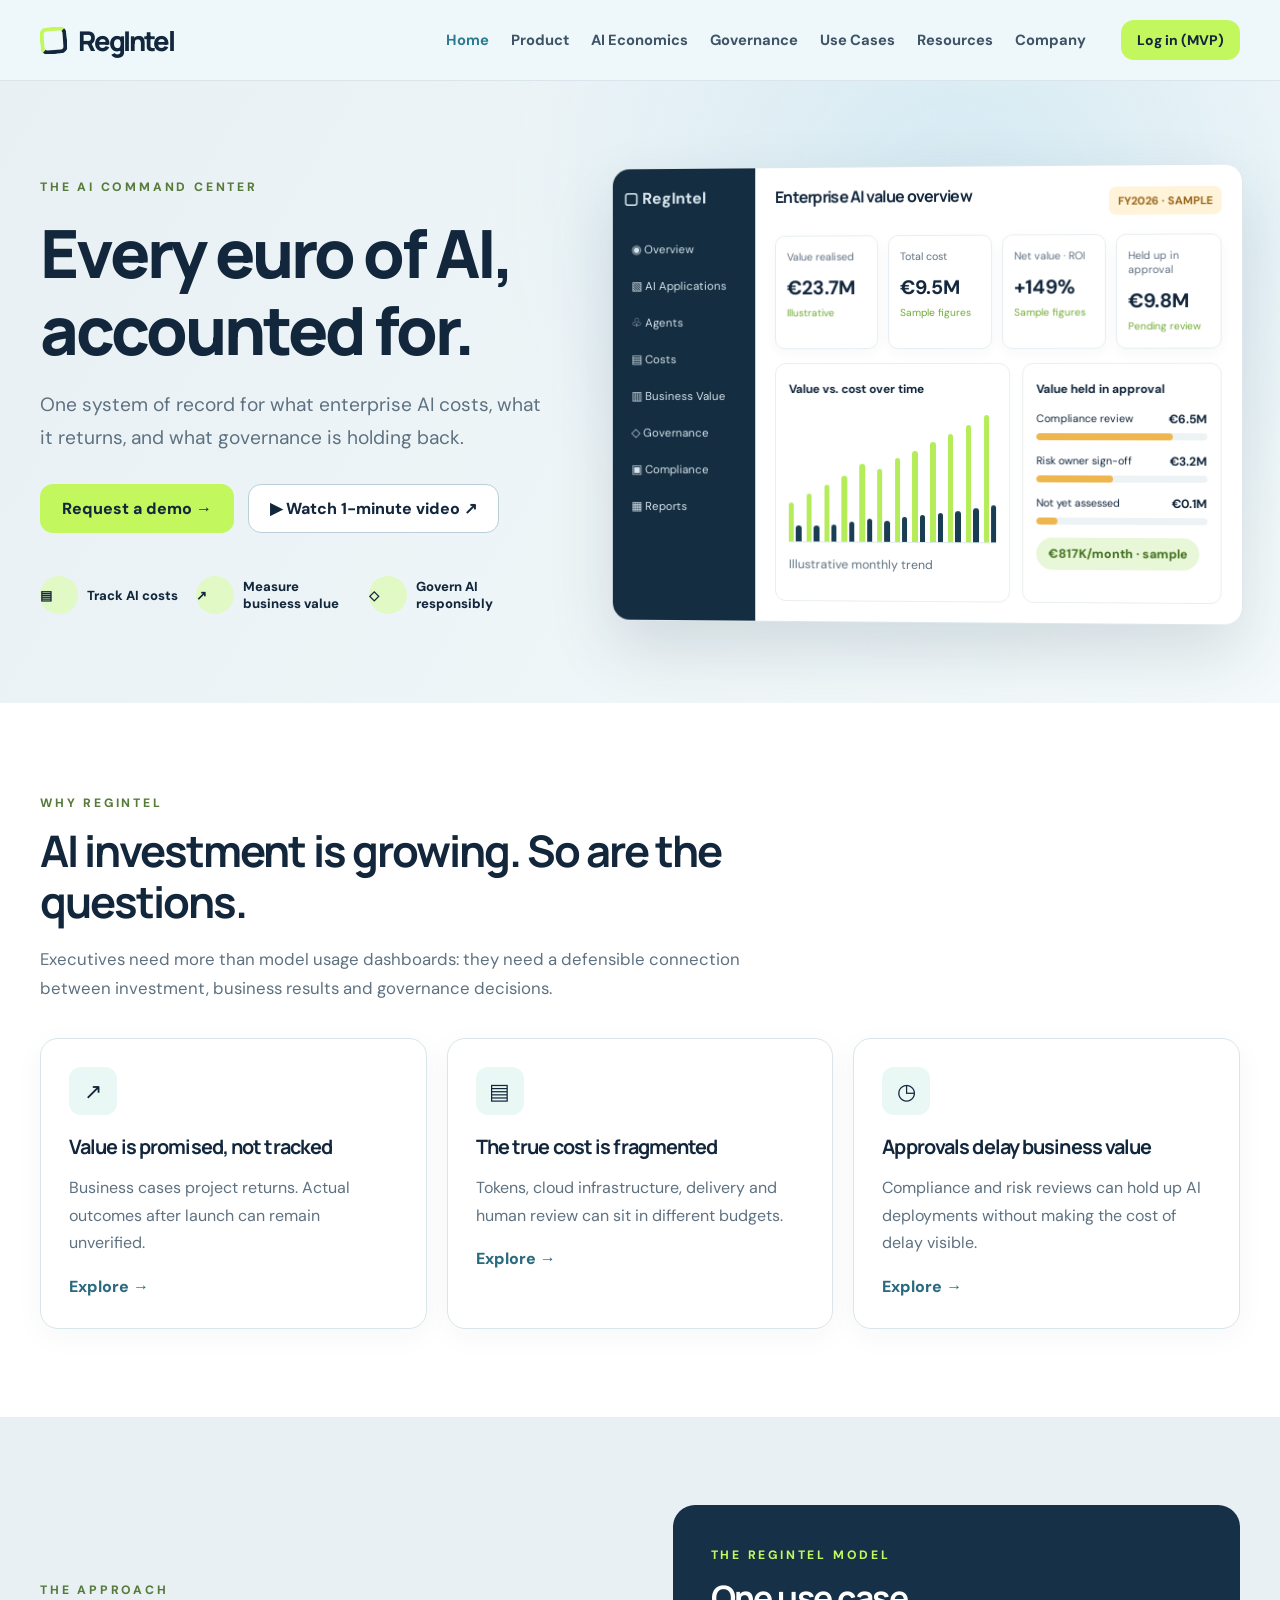
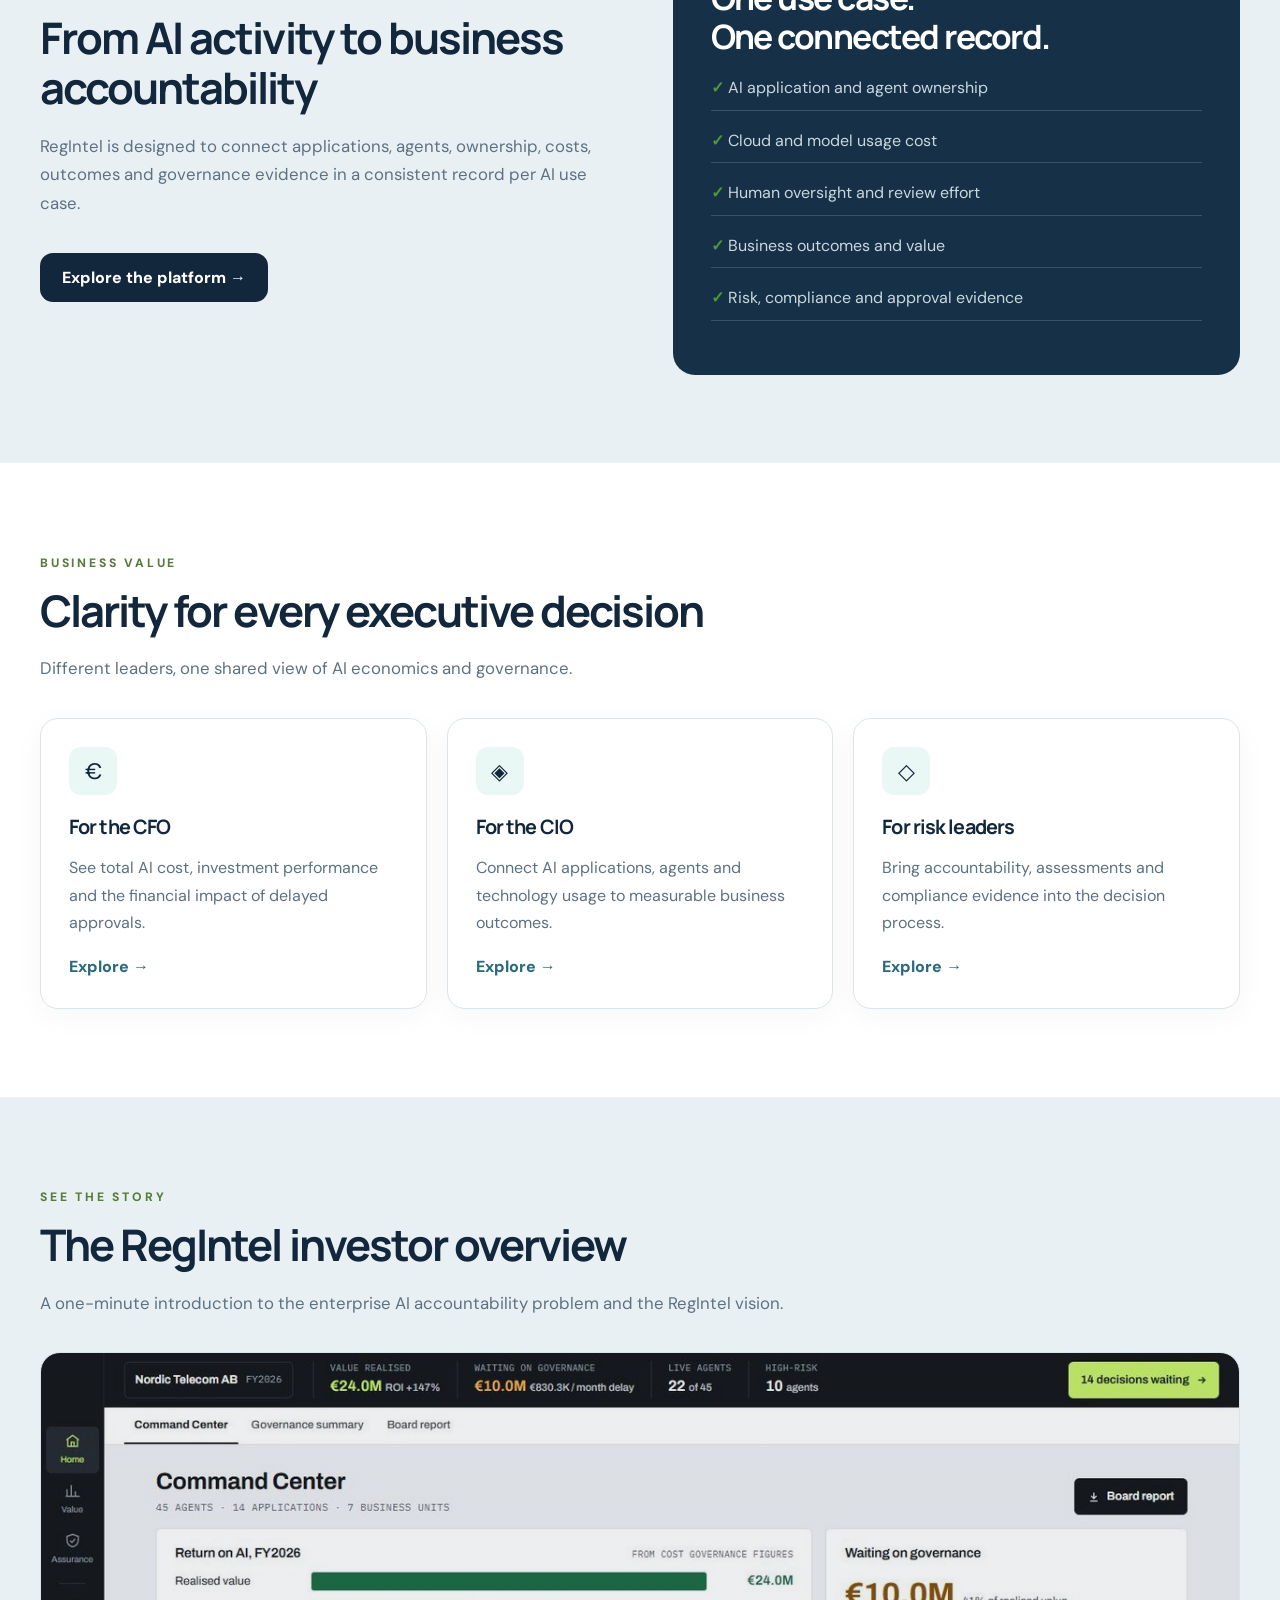
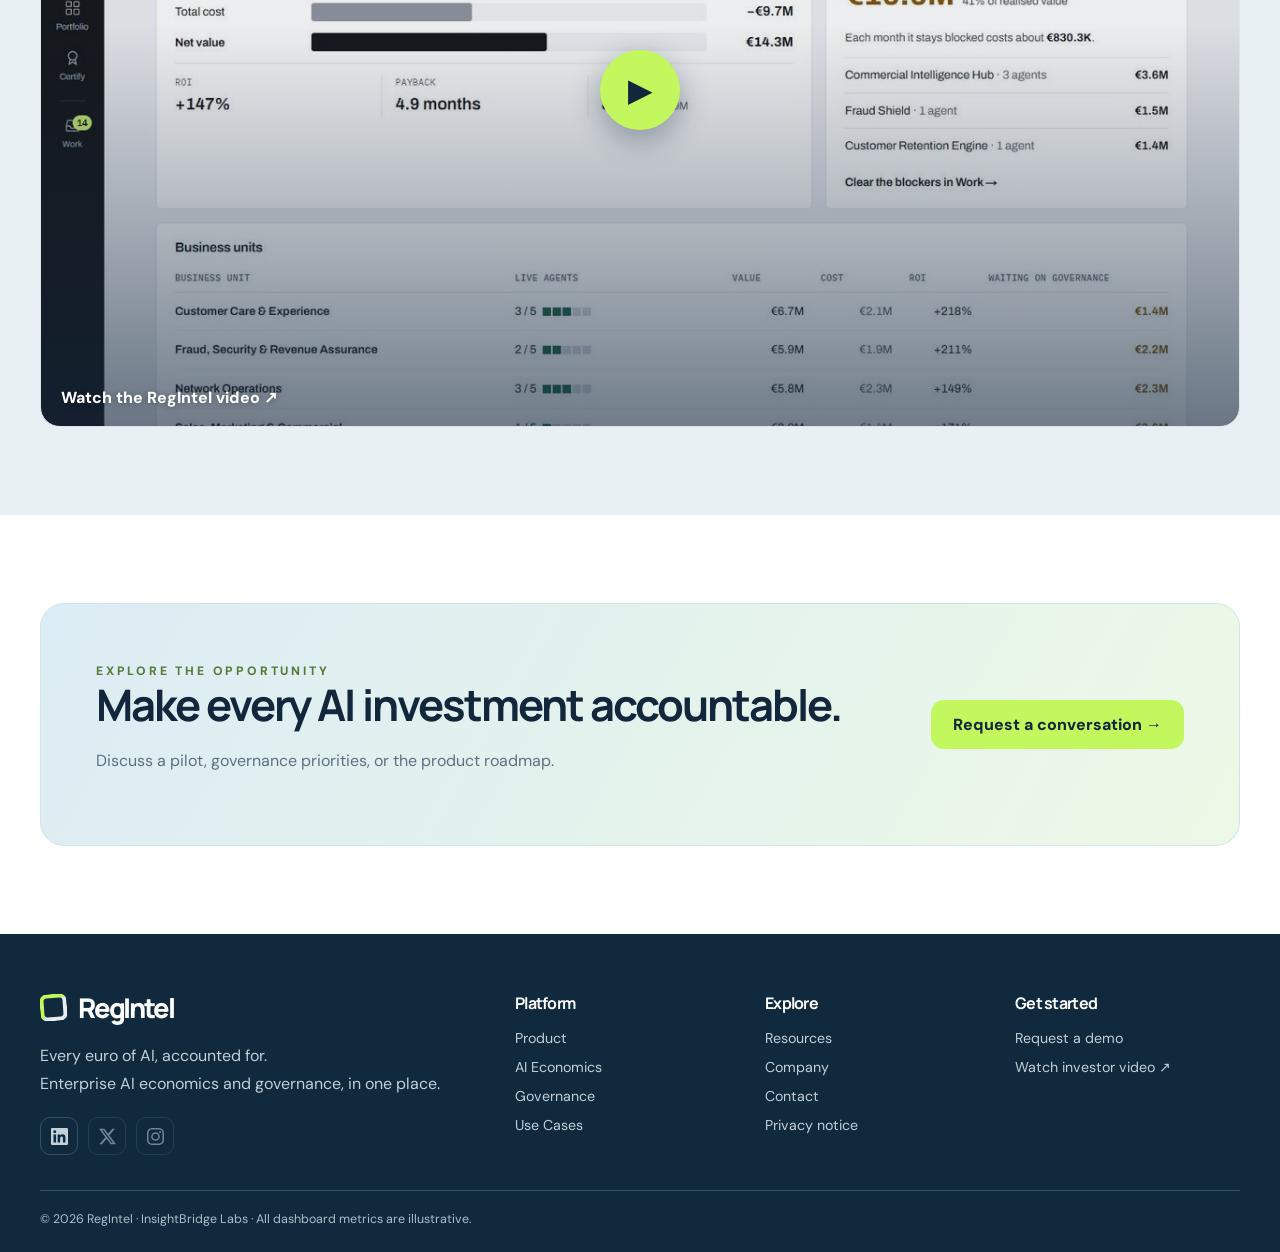
<file: product/index.html>
<!doctype html><html lang="en"><head><meta charset="UTF-8"><meta name="viewport" content="width=device-width,initial-scale=1"><meta name="theme-color" content="#e8f0f4"><title>Product | RegIntel</title><meta name="description" content="Bring AI applications, agents, cost signals, business outcomes and governance evidence into a shared management view."><link rel="canonical" href="https://www.regintel.eu/product/"><meta property="og:type" content="website"><meta property="og:site_name" content="RegIntel"><meta property="og:title" content="Product | RegIntel"><meta property="og:description" content="Bring AI applications, agents, cost signals, business outcomes and governance evidence into a shared management view."><meta property="og:url" content="https://www.regintel.eu/product/"><meta property="og:image" content="https://www.regintel.eu/assets/video-cover.jpg"><meta name="twitter:card" content="summary_large_image"><link rel="stylesheet" href="/fonts/fonts.css"><link rel="stylesheet" href="/styles.css"></head><body><div id="app"><header class="navwrap"><div class="container nav"><a class="logo" href="/"><span class="mark"></span>RegIntel</a><button class="menu" id="menu" aria-label="Toggle navigation" aria-expanded="false">☰</button><nav class="navlinks" id="navlinks"><a class="" href="/">Home</a><a class="active" href="/product/">Product</a><a class="" href="/economics/">AI Economics</a><a class="" href="/governance/">Governance</a><a class="" href="/use-cases/">Use Cases</a><a class="" href="/resources/">Resources</a><a class="" href="/company/">Company</a></nav><div class="nav-actions"><a class="btn small" href="https://insightbridge-reg-intel-phase-4-fro.vercel.app/sign-in" target="_blank" rel="noopener" aria-label="Log in (MVP), opens in a new tab">Log in (MVP)</a></div></div></header><section class="pagehero"><div class="container"><span class="eyebrow">The platform</span><h1>A connected command center for enterprise AI.</h1><p>Bring AI applications, agents, cost signals, business outcomes and governance evidence into a shared management view.</p></div></section><section class="section white"><div class="container"><div class="section-head"><span class="eyebrow">Core capabilities</span><h2>Designed around decisions, not dashboards alone.</h2></div><div class="grid3"><article class="card"><div class="ico">▦</div><h3>AI portfolio inventory</h3><p>Track applications, agents, business owners, lifecycle status and associated use cases.</p><p><a class="" href="/governance/">Explore →</a></p></article><article class="card"><div class="ico">€</div><h3>Cost intelligence</h3><p>Map provider and cloud usage to AI applications and combine it with human oversight effort.</p><p><a class="" href="/economics/">Explore →</a></p></article><article class="card"><div class="ico">↗</div><h3>Value realization</h3><p>Compare intended value with realized business outcomes and cost per successful result.</p><p><a class="" href="/economics/">Explore →</a></p></article><article class="card"><div class="ico">◇</div><h3>Governance workflows</h3><p>Support review ownership, risk assessments, approvals and evidence tracking.</p><p><a class="" href="/governance/">Explore →</a></p></article><article class="card"><div class="ico">◷</div><h3>Approval bottlenecks</h3><p>Surface delayed decisions and estimate value waiting on governance.</p><p><a class="" href="/governance/">Explore →</a></p></article><article class="card"><div class="ico">▣</div><h3>Executive reporting</h3><p>Present a consistent financial and governance view to CFOs, CIOs and AI boards.</p><p><a class="" href="/economics/">Explore →</a></p></article></div></div></section><section class="section soft"><div class="container split"><div><div class="section-head"><span class="eyebrow">Integration roadmap</span><h2>Connect to the systems enterprises already use.</h2><p>The investor preview proposes read-only usage and billing feeds from cloud AI providers, combined with enterprise records for business outcomes and human review.</p></div><p><strong>Proposed sources:</strong> Azure OpenAI, AWS Bedrock, Google Vertex AI, OpenAI and Anthropic APIs.</p><p><strong>Architecture principle:</strong> no inference traffic needs to pass through RegIntel for the proposed cost-ingestion approach.</p><span class="pill">Roadmap design · not live integration claims</span></div><div class="card"><h3>Illustrative information flow</h3><div class="process" style="grid-template-columns:1fr;gap:10px"><div class="card" style="background:#eef6fa;padding:16px"><strong>1 · Cloud usage + billing</strong><p>Provider exports, usage APIs and traces</p></div><div style="text-align:center">↓</div><div class="card" style="background:#eef6fa;padding:16px"><strong>2 · Business context</strong><p>Application, agent, owner, use case and human review</p></div><div style="text-align:center">↓</div><div class="card" style="background:#eaf7d9;padding:16px"><strong>3 · RegIntel</strong><p>Cost, outcomes and governance in one connected record</p></div></div></div></div></section><section class="section white"><div class="container"><div class="cta"><div><span class="eyebrow">Explore the opportunity</span><h2>Make every AI investment accountable.</h2><p>Discuss a pilot, governance priorities, or the product roadmap.</p></div><a class="btn" href="/demo/">Request a conversation →</a></div></div></section><footer class="footer"><div class="container"><div class="footergrid"><div><a class="logo" href="/"><span class="mark"></span>RegIntel</a><p>Every euro of AI, accounted for.<br>Enterprise AI economics and governance, in one place.</p><div class="social"><a href="https://www.linkedin.com/company/138494714/" target="_blank" rel="noopener" aria-label="InsightBridge Labs on LinkedIn"><svg viewBox="0 0 24 24" aria-hidden="true"><path d="M20.45 20.45h-3.56v-5.57c0-1.33-.02-3.04-1.85-3.04-1.85 0-2.14 1.45-2.14 2.94v5.67H9.35V9h3.41v1.56h.05c.48-.9 1.64-1.85 3.37-1.85 3.6 0 4.27 2.37 4.27 5.46v6.28zM5.34 7.43a2.06 2.06 0 1 1 0-4.13 2.06 2.06 0 0 1 0 4.13zM7.12 20.45H3.56V9h3.56v11.45zM22.22 0H1.77C.79 0 0 .77 0 1.73v20.54C0 23.23.79 24 1.77 24h20.45c.98 0 1.78-.77 1.78-1.73V1.73C24 .77 23.2 0 22.22 0z"/></svg></a><span title="X: coming soon" aria-label="X (coming soon)"><svg viewBox="0 0 24 24" aria-hidden="true"><path d="M18.9 1.15h3.68l-8.04 9.19L24 22.85h-7.4l-5.8-7.58-6.63 7.58H.48l8.6-9.83L0 1.15h7.59l5.24 6.93 6.07-6.93zm-1.29 19.5h2.04L6.48 3.24H4.3l13.31 17.41z"/></svg></span><span title="Instagram: coming soon" aria-label="Instagram (coming soon)"><svg viewBox="0 0 24 24" aria-hidden="true"><path d="M12 2.16c3.2 0 3.58.01 4.85.07 1.17.05 1.8.25 2.23.41.56.22.96.48 1.38.9.42.42.68.82.9 1.38.16.42.36 1.06.41 2.23.06 1.27.07 1.65.07 4.85s-.01 3.58-.07 4.85c-.05 1.17-.25 1.8-.41 2.23-.22.56-.48.96-.9 1.38-.42.42-.82.68-1.38.9-.42.16-1.06.36-2.23.41-1.27.06-1.65.07-4.85.07s-3.58-.01-4.85-.07c-1.17-.05-1.8-.25-2.23-.41a3.72 3.72 0 0 1-1.38-.9 3.72 3.72 0 0 1-.9-1.38c-.16-.42-.36-1.06-.41-2.23C2.17 15.58 2.16 15.2 2.16 12s.01-3.58.07-4.85c.05-1.17.25-1.8.41-2.23.22-.56.48-.96.9-1.38.42-.42.82-.68 1.38-.9.42-.16 1.06-.36 2.23-.41C8.42 2.17 8.8 2.16 12 2.16zM12 0C8.74 0 8.33.01 7.05.07 5.78.13 4.9.33 4.14.63c-.79.3-1.46.72-2.13 1.38A5.88 5.88 0 0 0 .63 4.14C.33 4.9.13 5.78.07 7.05.01 8.33 0 8.74 0 12s.01 3.67.07 4.95c.06 1.27.26 2.15.56 2.91.3.79.72 1.46 1.38 2.13a5.88 5.88 0 0 0 2.13 1.38c.76.3 1.64.5 2.91.56C8.33 23.99 8.74 24 12 24s3.67-.01 4.95-.07c1.27-.06 2.15-.26 2.91-.56a5.88 5.88 0 0 0 2.13-1.38 5.88 5.88 0 0 0 1.38-2.13c.3-.76.5-1.64.56-2.91.06-1.28.07-1.69.07-4.95s-.01-3.67-.07-4.95c-.06-1.27-.26-2.15-.56-2.91a5.88 5.88 0 0 0-1.38-2.13A5.88 5.88 0 0 0 19.86.63C19.1.33 18.22.13 16.95.07 15.67.01 15.26 0 12 0zm0 5.84a6.16 6.16 0 1 0 0 12.32 6.16 6.16 0 0 0 0-12.32zM12 16a4 4 0 1 1 0-8 4 4 0 0 1 0 8zm6.4-11.85a1.44 1.44 0 1 0 0 2.88 1.44 1.44 0 0 0 0-2.88z"/></svg></span></div></div><div><h4>Platform</h4><a class="" href="/product/">Product</a><a class="" href="/economics/">AI Economics</a><a class="" href="/governance/">Governance</a><a class="" href="/use-cases/">Use Cases</a></div><div><h4>Explore</h4><a class="" href="/resources/">Resources</a><a class="" href="/company/">Company</a><a class="" href="/contact/">Contact</a><a class="" href="/privacy/">Privacy notice</a></div><div><h4>Get started</h4><a class="" href="/demo/">Request a demo</a><a href="https://app.heygen.com/videos/regintel-every-euro-of-ai-accounted-for-e45ae55dc8e2401fbb1b1f9b86cec273" target="_blank" rel="noopener">Watch investor video ↗</a></div></div><div class="copyright">© 2026 RegIntel · InsightBridge Labs · All dashboard metrics are illustrative.</div></div></footer></div><script src="/app.js"></script></body></html>
</file>
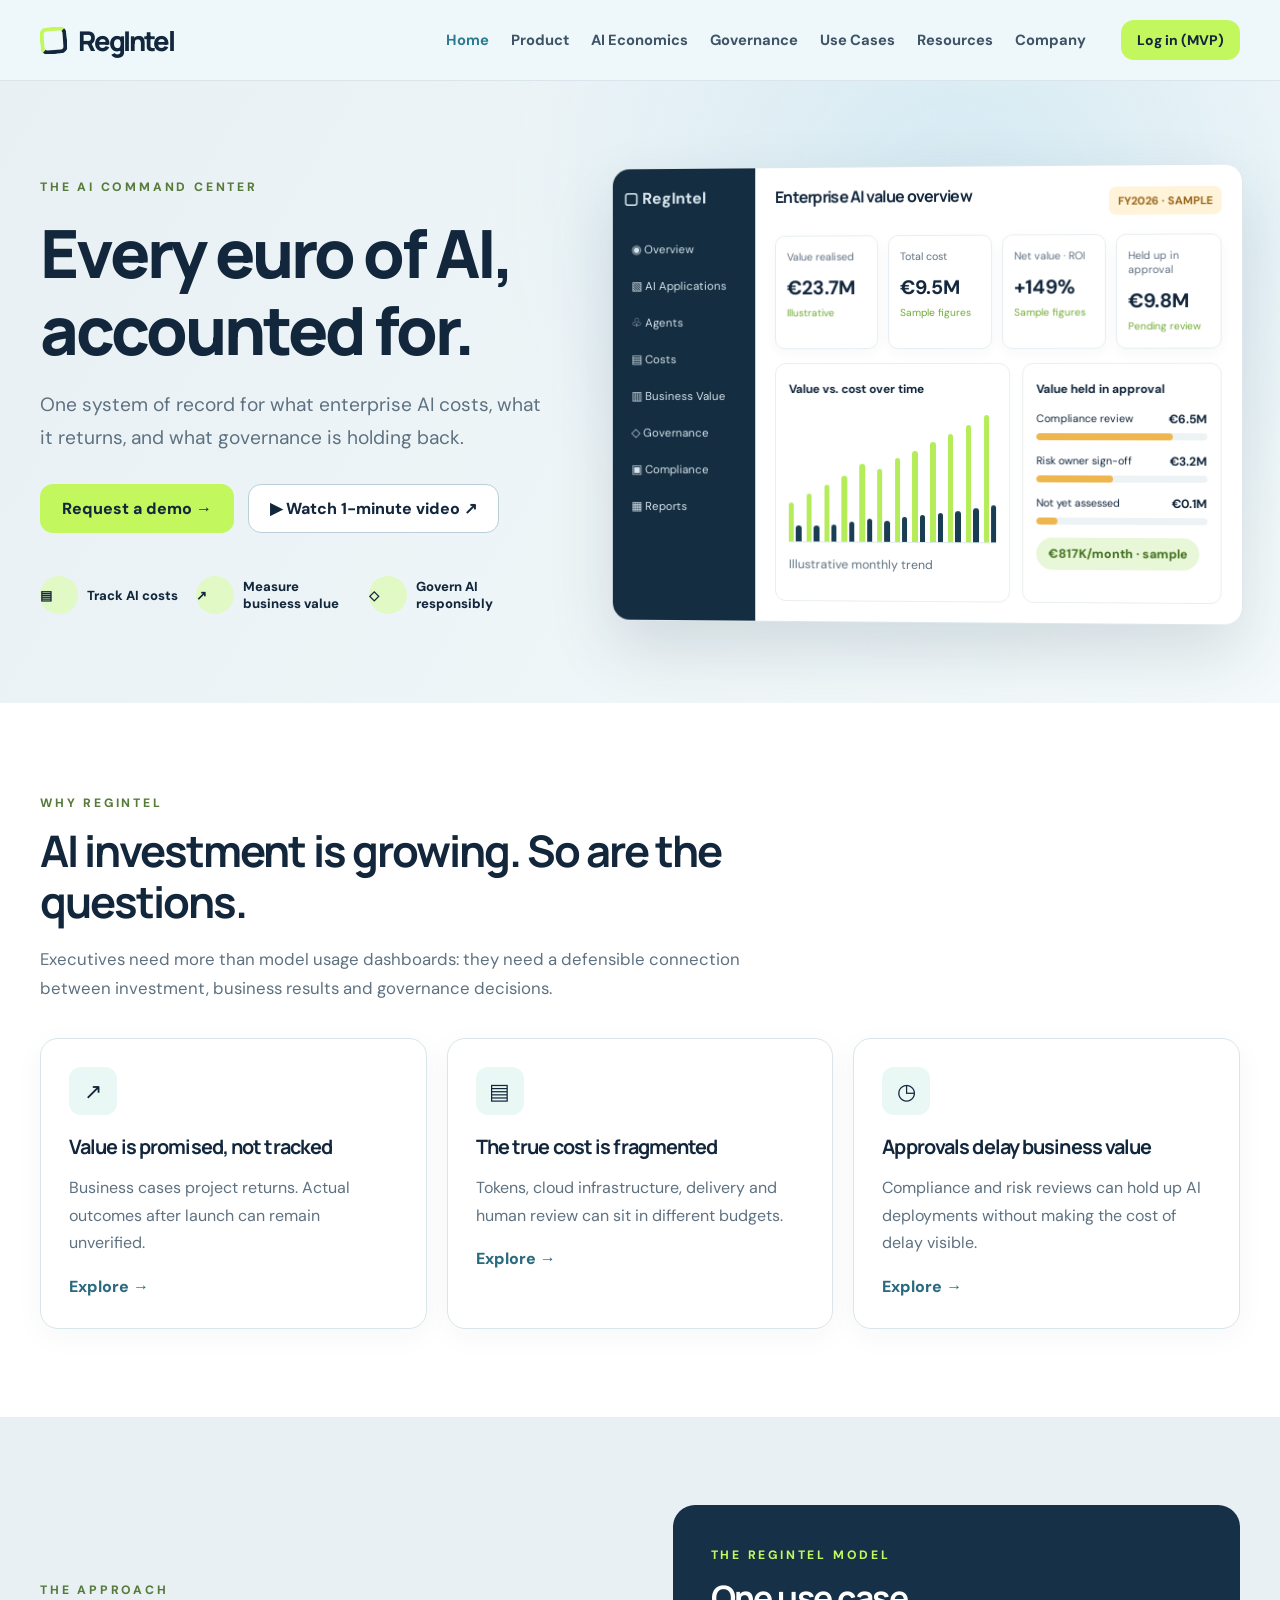
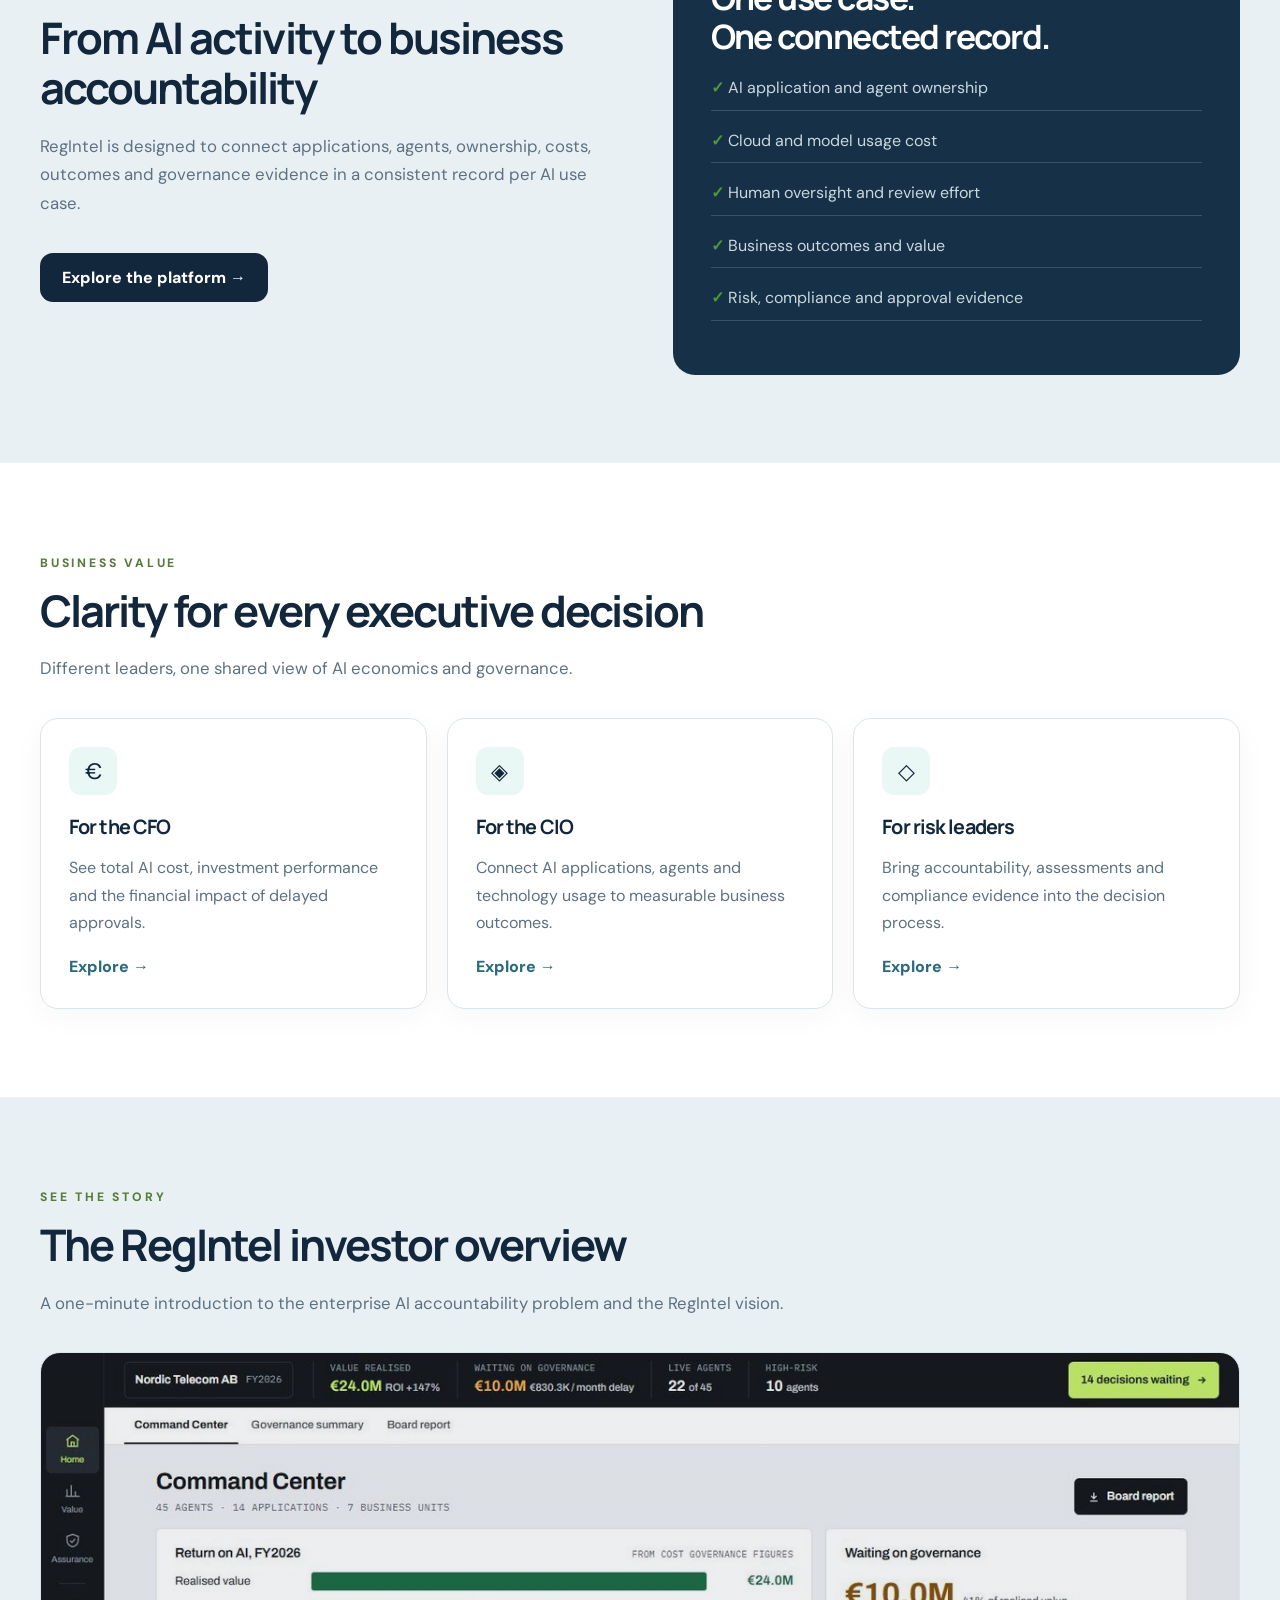
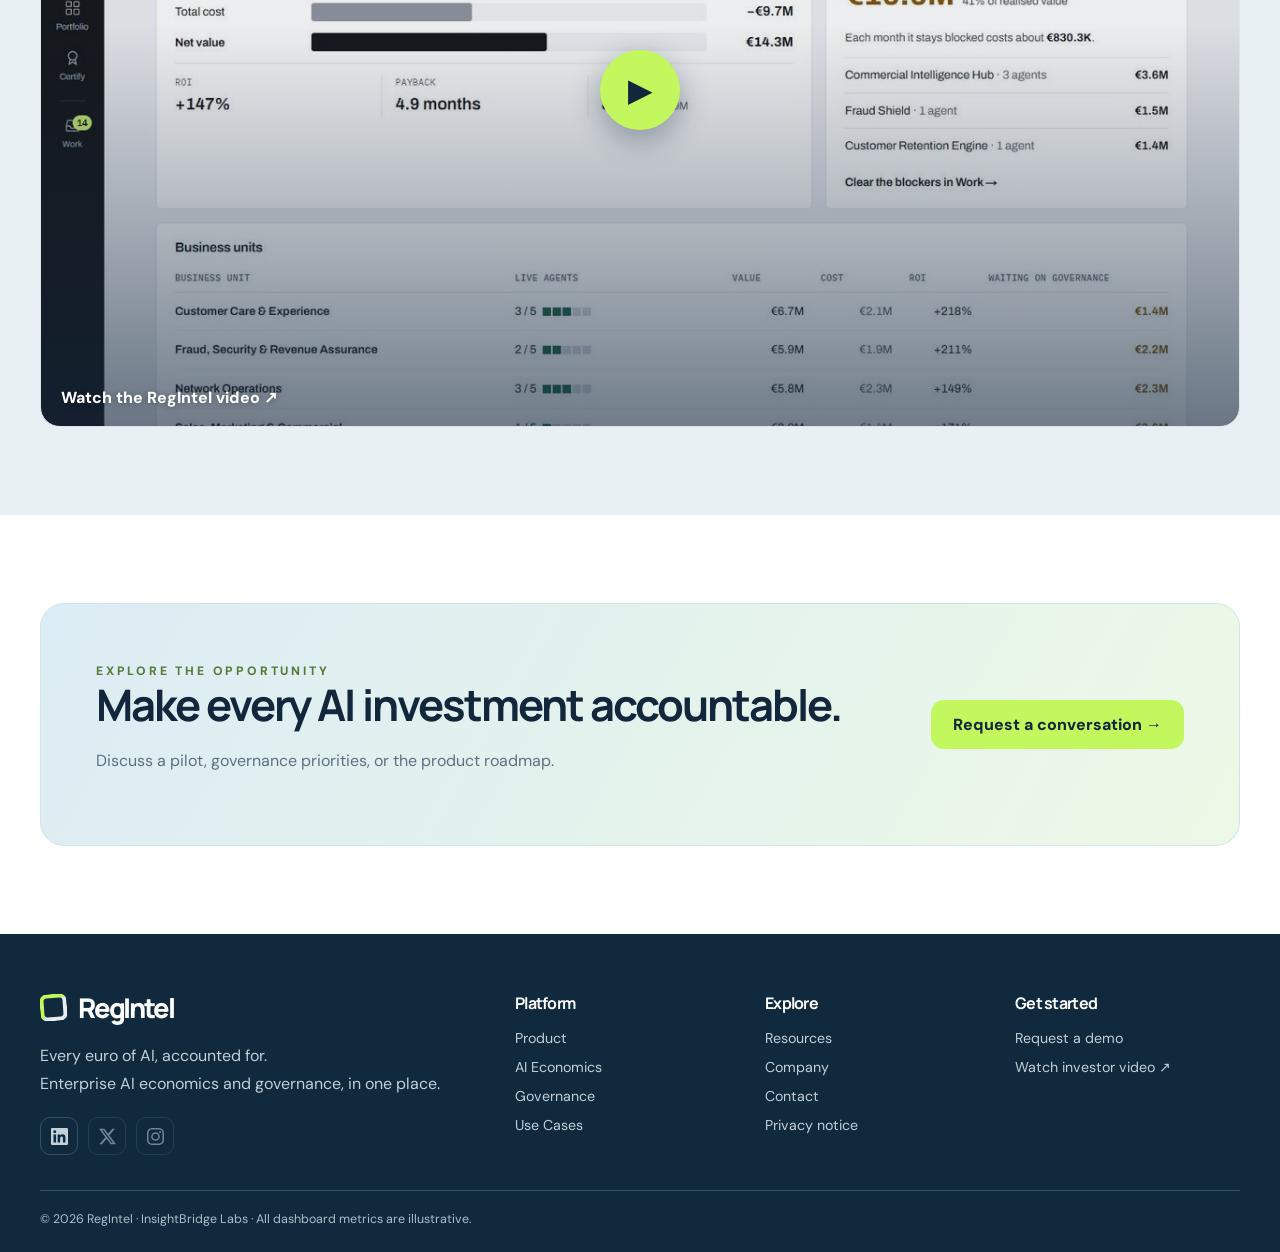
<file: resources/index.html>
<!doctype html><html lang="en"><head><meta charset="UTF-8"><meta name="viewport" content="width=device-width,initial-scale=1"><meta name="theme-color" content="#e8f0f4"><title>Resources | RegIntel</title><meta name="description" content="Explore the RegIntel thesis, investor narrative and practical questions that help leaders evaluate AI economics and governance."><link rel="canonical" href="https://www.regintel.eu/resources/"><meta property="og:type" content="website"><meta property="og:site_name" content="RegIntel"><meta property="og:title" content="Resources | RegIntel"><meta property="og:description" content="Explore the RegIntel thesis, investor narrative and practical questions that help leaders evaluate AI economics and governance."><meta property="og:url" content="https://www.regintel.eu/resources/"><meta property="og:image" content="https://www.regintel.eu/assets/video-cover.jpg"><meta name="twitter:card" content="summary_large_image"><link rel="stylesheet" href="/fonts/fonts.css"><link rel="stylesheet" href="/styles.css"></head><body><div id="app"><header class="navwrap"><div class="container nav"><a class="logo" href="/"><span class="mark"></span>RegIntel</a><button class="menu" id="menu" aria-label="Toggle navigation" aria-expanded="false">☰</button><nav class="navlinks" id="navlinks"><a class="" href="/">Home</a><a class="" href="/product/">Product</a><a class="" href="/economics/">AI Economics</a><a class="" href="/governance/">Governance</a><a class="" href="/use-cases/">Use Cases</a><a class="active" href="/resources/">Resources</a><a class="" href="/company/">Company</a></nav><div class="nav-actions"><a class="btn small" href="https://insightbridge-reg-intel-phase-4-fro.vercel.app/sign-in" target="_blank" rel="noopener" aria-label="Log in (MVP), opens in a new tab">Log in (MVP)</a></div></div></header><section class="pagehero"><div class="container"><span class="eyebrow">Resources</span><h1>Ideas and frameworks for accountable enterprise AI.</h1><p>Explore the RegIntel thesis, investor narrative and practical questions that help leaders evaluate AI economics and governance.</p></div></section><section class="section white"><div class="container"><div class="grid3"><article class="card"><div class="ico">▶</div><h3>Investor overview video</h3><p>A one-minute explanation of why AI economics and governance belong in the same executive conversation.</p></article> <article class="card"><div class="ico">€</div><h3>Cost per successful outcome</h3><p>Why the relevant unit of AI cost is often a verified business result rather than a token.</p><p><a class="" href="/economics/">Explore →</a></p></article><article class="card"><div class="ico">◇</div><h3>Governance with financial context</h3><p>How review bottlenecks affect the pace of enterprise AI value realization.</p><p><a class="" href="/governance/">Explore →</a></p></article></div><div style="margin-top:35px" class="video-card"><a href="https://app.heygen.com/videos/regintel-every-euro-of-ai-accounted-for-e45ae55dc8e2401fbb1b1f9b86cec273" target="_blank" rel="noopener" class="btn">▶ Watch the RegIntel investor video ↗</a></div></div></section><section class="section soft"><div class="container"><div class="section-head"><span class="eyebrow">Executive checklist</span><h2>Questions to ask before scaling AI.</h2></div><div class="grid2"><div class="card"><span class="pill">Question 1</span><h3 style="margin-top:15px">Do we know every AI application and accountable owner?</h3></div><div class="card"><span class="pill">Question 2</span><h3 style="margin-top:15px">Can we connect all costs to the relevant use case?</h3></div><div class="card"><span class="pill">Question 3</span><h3 style="margin-top:15px">Do we measure accepted business outcomes after launch?</h3></div><div class="card"><span class="pill">Question 4</span><h3 style="margin-top:15px">Can we quantify what is delayed by approval workflows?</h3></div><div class="card"><span class="pill">Question 5</span><h3 style="margin-top:15px">Do we retain sufficient evidence for governance decisions?</h3></div><div class="card"><span class="pill">Question 6</span><h3 style="margin-top:15px">Can finance, IT and risk leaders work from one record?</h3></div></div></div></section><footer class="footer"><div class="container"><div class="footergrid"><div><a class="logo" href="/"><span class="mark"></span>RegIntel</a><p>Every euro of AI, accounted for.<br>Enterprise AI economics and governance, in one place.</p><div class="social"><a href="https://www.linkedin.com/company/138494714/" target="_blank" rel="noopener" aria-label="InsightBridge Labs on LinkedIn"><svg viewBox="0 0 24 24" aria-hidden="true"><path d="M20.45 20.45h-3.56v-5.57c0-1.33-.02-3.04-1.85-3.04-1.85 0-2.14 1.45-2.14 2.94v5.67H9.35V9h3.41v1.56h.05c.48-.9 1.64-1.85 3.37-1.85 3.6 0 4.27 2.37 4.27 5.46v6.28zM5.34 7.43a2.06 2.06 0 1 1 0-4.13 2.06 2.06 0 0 1 0 4.13zM7.12 20.45H3.56V9h3.56v11.45zM22.22 0H1.77C.79 0 0 .77 0 1.73v20.54C0 23.23.79 24 1.77 24h20.45c.98 0 1.78-.77 1.78-1.73V1.73C24 .77 23.2 0 22.22 0z"/></svg></a><span title="X: coming soon" aria-label="X (coming soon)"><svg viewBox="0 0 24 24" aria-hidden="true"><path d="M18.9 1.15h3.68l-8.04 9.19L24 22.85h-7.4l-5.8-7.58-6.63 7.58H.48l8.6-9.83L0 1.15h7.59l5.24 6.93 6.07-6.93zm-1.29 19.5h2.04L6.48 3.24H4.3l13.31 17.41z"/></svg></span><span title="Instagram: coming soon" aria-label="Instagram (coming soon)"><svg viewBox="0 0 24 24" aria-hidden="true"><path d="M12 2.16c3.2 0 3.58.01 4.85.07 1.17.05 1.8.25 2.23.41.56.22.96.48 1.38.9.42.42.68.82.9 1.38.16.42.36 1.06.41 2.23.06 1.27.07 1.65.07 4.85s-.01 3.58-.07 4.85c-.05 1.17-.25 1.8-.41 2.23-.22.56-.48.96-.9 1.38-.42.42-.82.68-1.38.9-.42.16-1.06.36-2.23.41-1.27.06-1.65.07-4.85.07s-3.58-.01-4.85-.07c-1.17-.05-1.8-.25-2.23-.41a3.72 3.72 0 0 1-1.38-.9 3.72 3.72 0 0 1-.9-1.38c-.16-.42-.36-1.06-.41-2.23C2.17 15.58 2.16 15.2 2.16 12s.01-3.58.07-4.85c.05-1.17.25-1.8.41-2.23.22-.56.48-.96.9-1.38.42-.42.82-.68 1.38-.9.42-.16 1.06-.36 2.23-.41C8.42 2.17 8.8 2.16 12 2.16zM12 0C8.74 0 8.33.01 7.05.07 5.78.13 4.9.33 4.14.63c-.79.3-1.46.72-2.13 1.38A5.88 5.88 0 0 0 .63 4.14C.33 4.9.13 5.78.07 7.05.01 8.33 0 8.74 0 12s.01 3.67.07 4.95c.06 1.27.26 2.15.56 2.91.3.79.72 1.46 1.38 2.13a5.88 5.88 0 0 0 2.13 1.38c.76.3 1.64.5 2.91.56C8.33 23.99 8.74 24 12 24s3.67-.01 4.95-.07c1.27-.06 2.15-.26 2.91-.56a5.88 5.88 0 0 0 2.13-1.38 5.88 5.88 0 0 0 1.38-2.13c.3-.76.5-1.64.56-2.91.06-1.28.07-1.69.07-4.95s-.01-3.67-.07-4.95c-.06-1.27-.26-2.15-.56-2.91a5.88 5.88 0 0 0-1.38-2.13A5.88 5.88 0 0 0 19.86.63C19.1.33 18.22.13 16.95.07 15.67.01 15.26 0 12 0zm0 5.84a6.16 6.16 0 1 0 0 12.32 6.16 6.16 0 0 0 0-12.32zM12 16a4 4 0 1 1 0-8 4 4 0 0 1 0 8zm6.4-11.85a1.44 1.44 0 1 0 0 2.88 1.44 1.44 0 0 0 0-2.88z"/></svg></span></div></div><div><h4>Platform</h4><a class="" href="/product/">Product</a><a class="" href="/economics/">AI Economics</a><a class="" href="/governance/">Governance</a><a class="" href="/use-cases/">Use Cases</a></div><div><h4>Explore</h4><a class="" href="/resources/">Resources</a><a class="" href="/company/">Company</a><a class="" href="/contact/">Contact</a><a class="" href="/privacy/">Privacy notice</a></div><div><h4>Get started</h4><a class="" href="/demo/">Request a demo</a><a href="https://app.heygen.com/videos/regintel-every-euro-of-ai-accounted-for-e45ae55dc8e2401fbb1b1f9b86cec273" target="_blank" rel="noopener">Watch investor video ↗</a></div></div><div class="copyright">© 2026 RegIntel · InsightBridge Labs · All dashboard metrics are illustrative.</div></div></footer></div><script src="/app.js"></script></body></html>
</file>
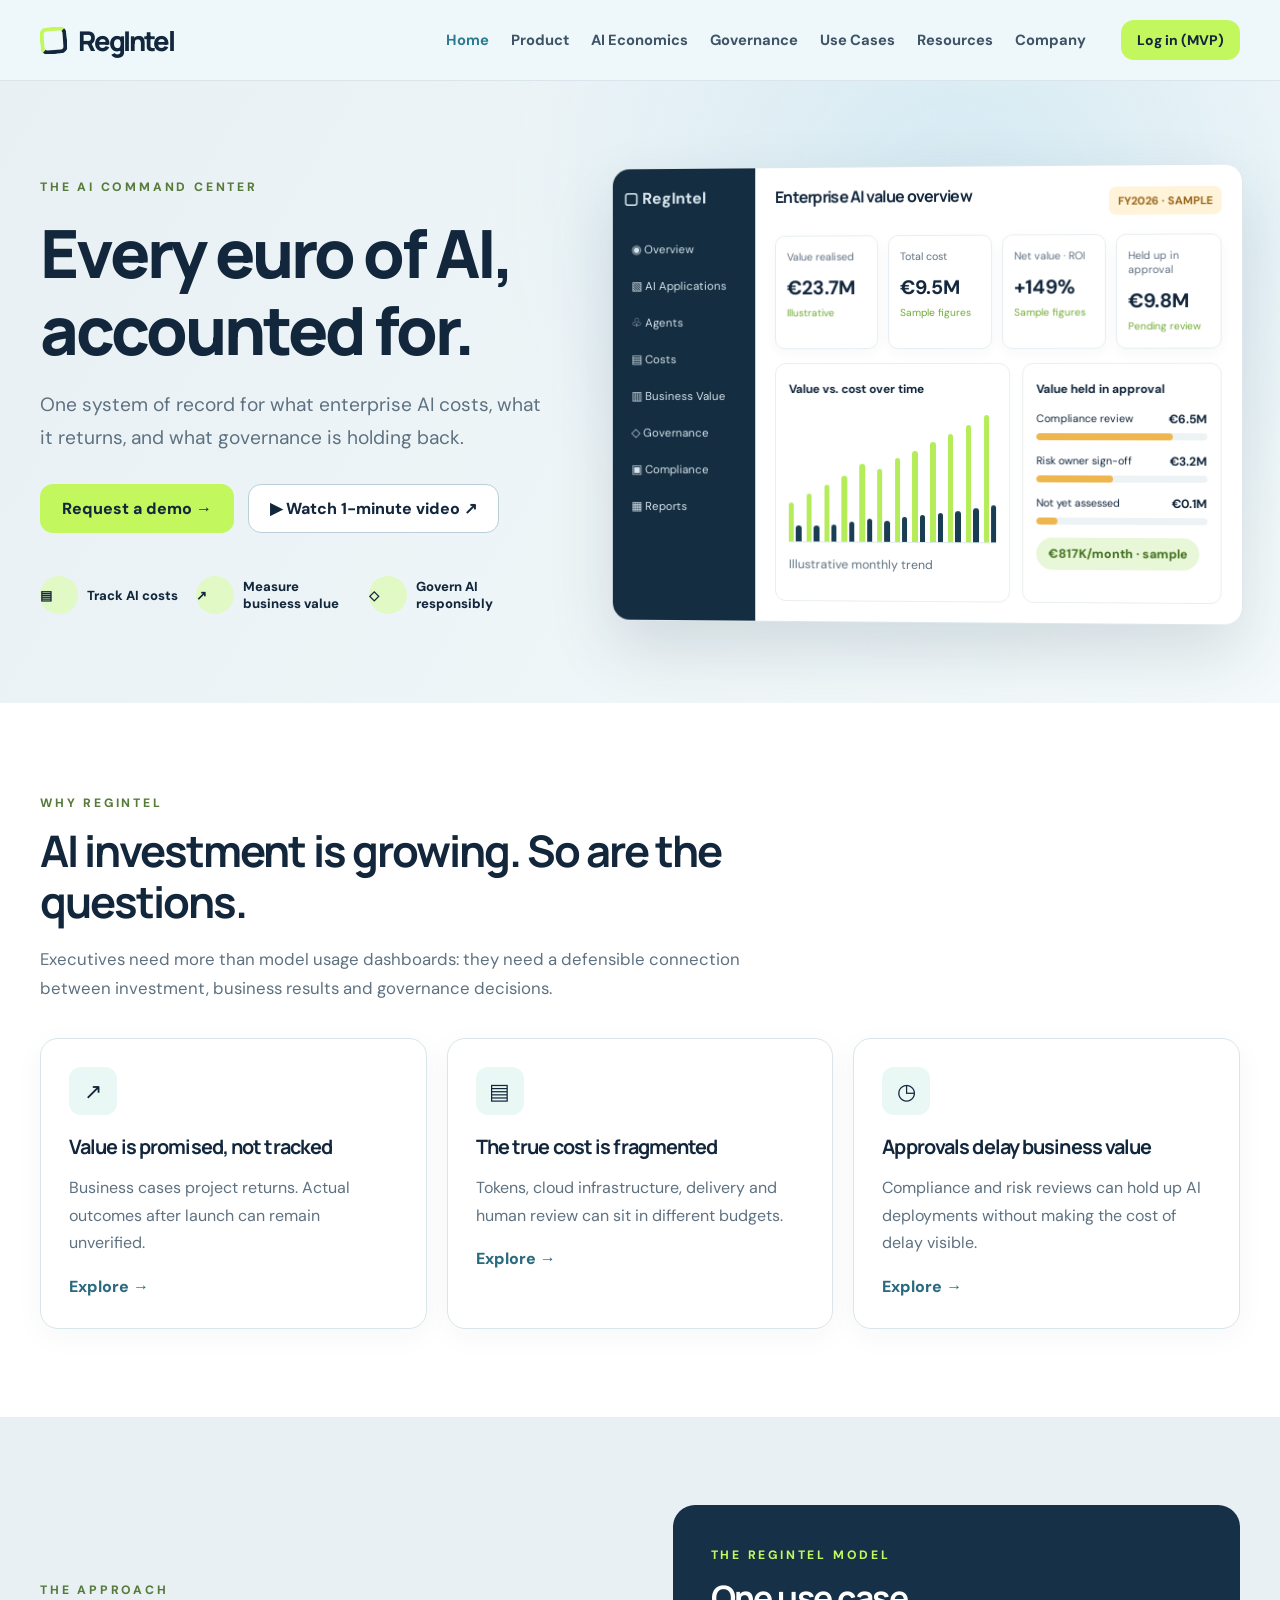
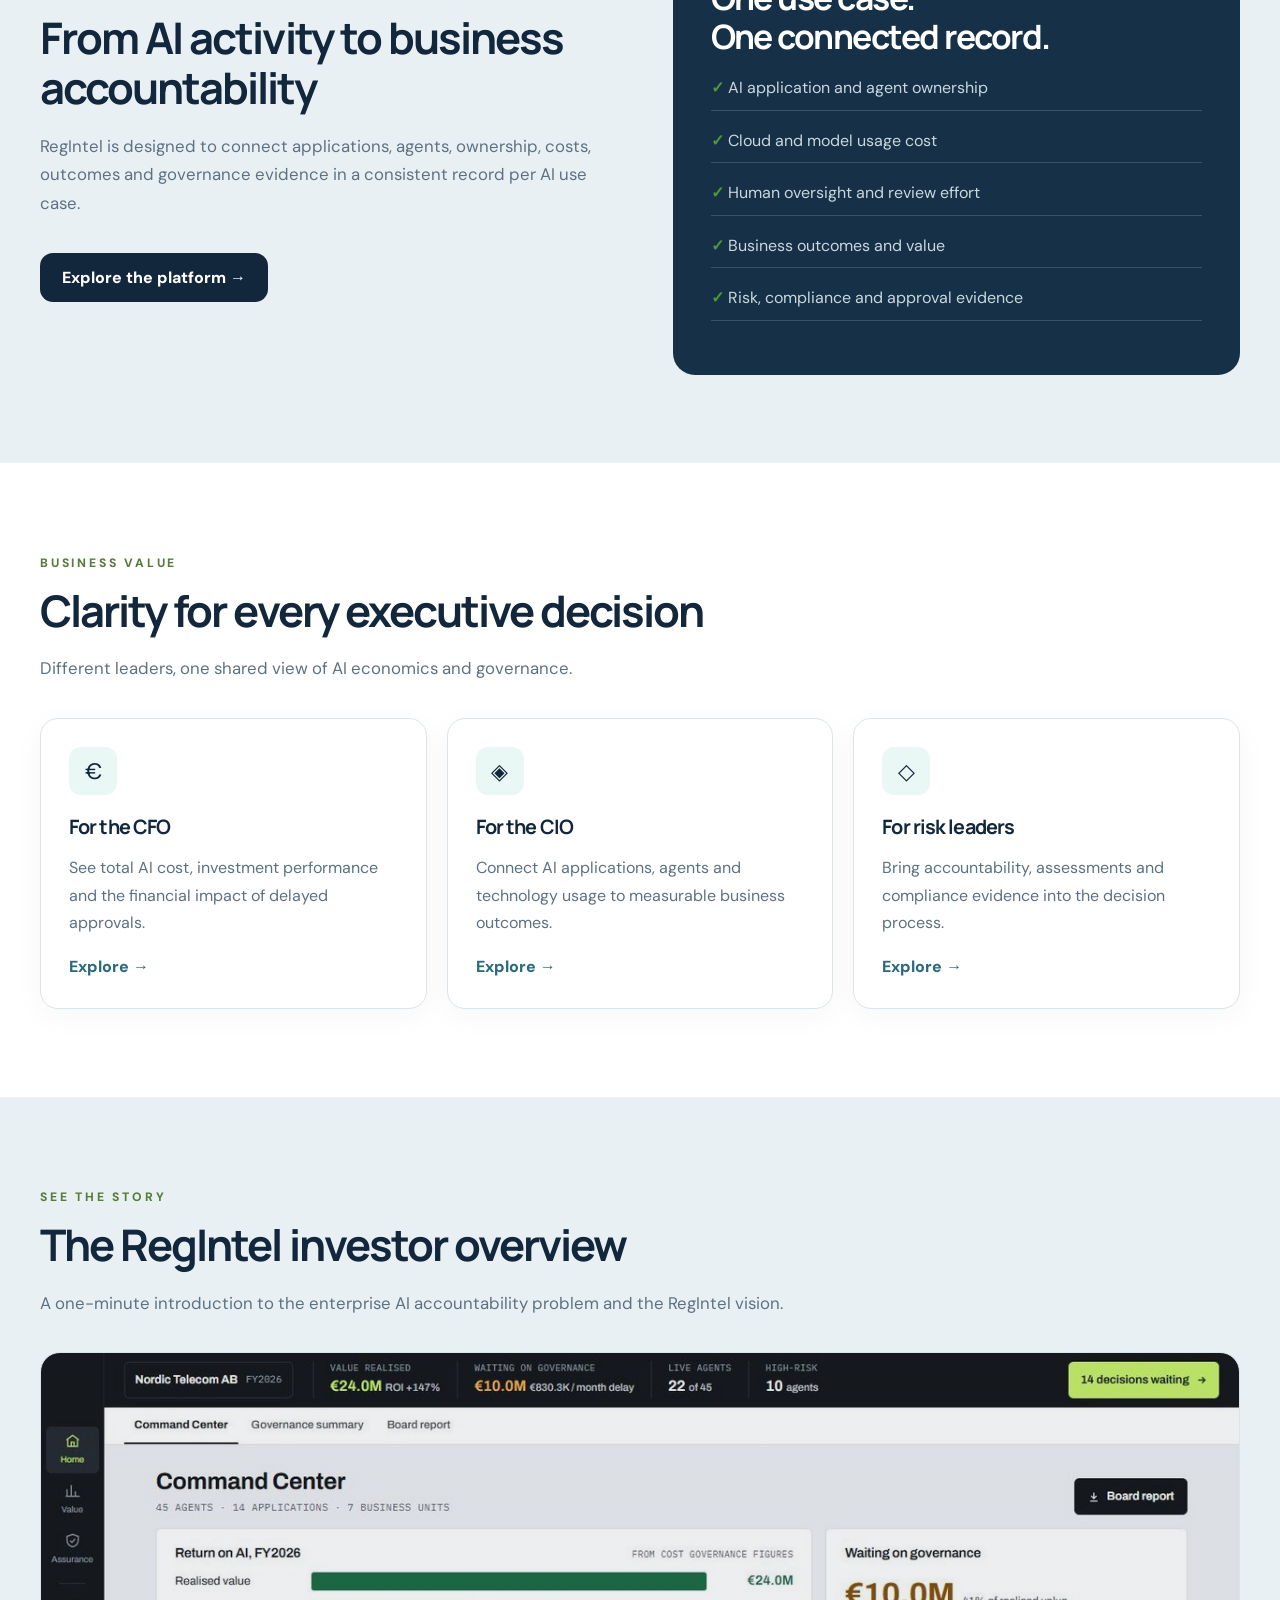
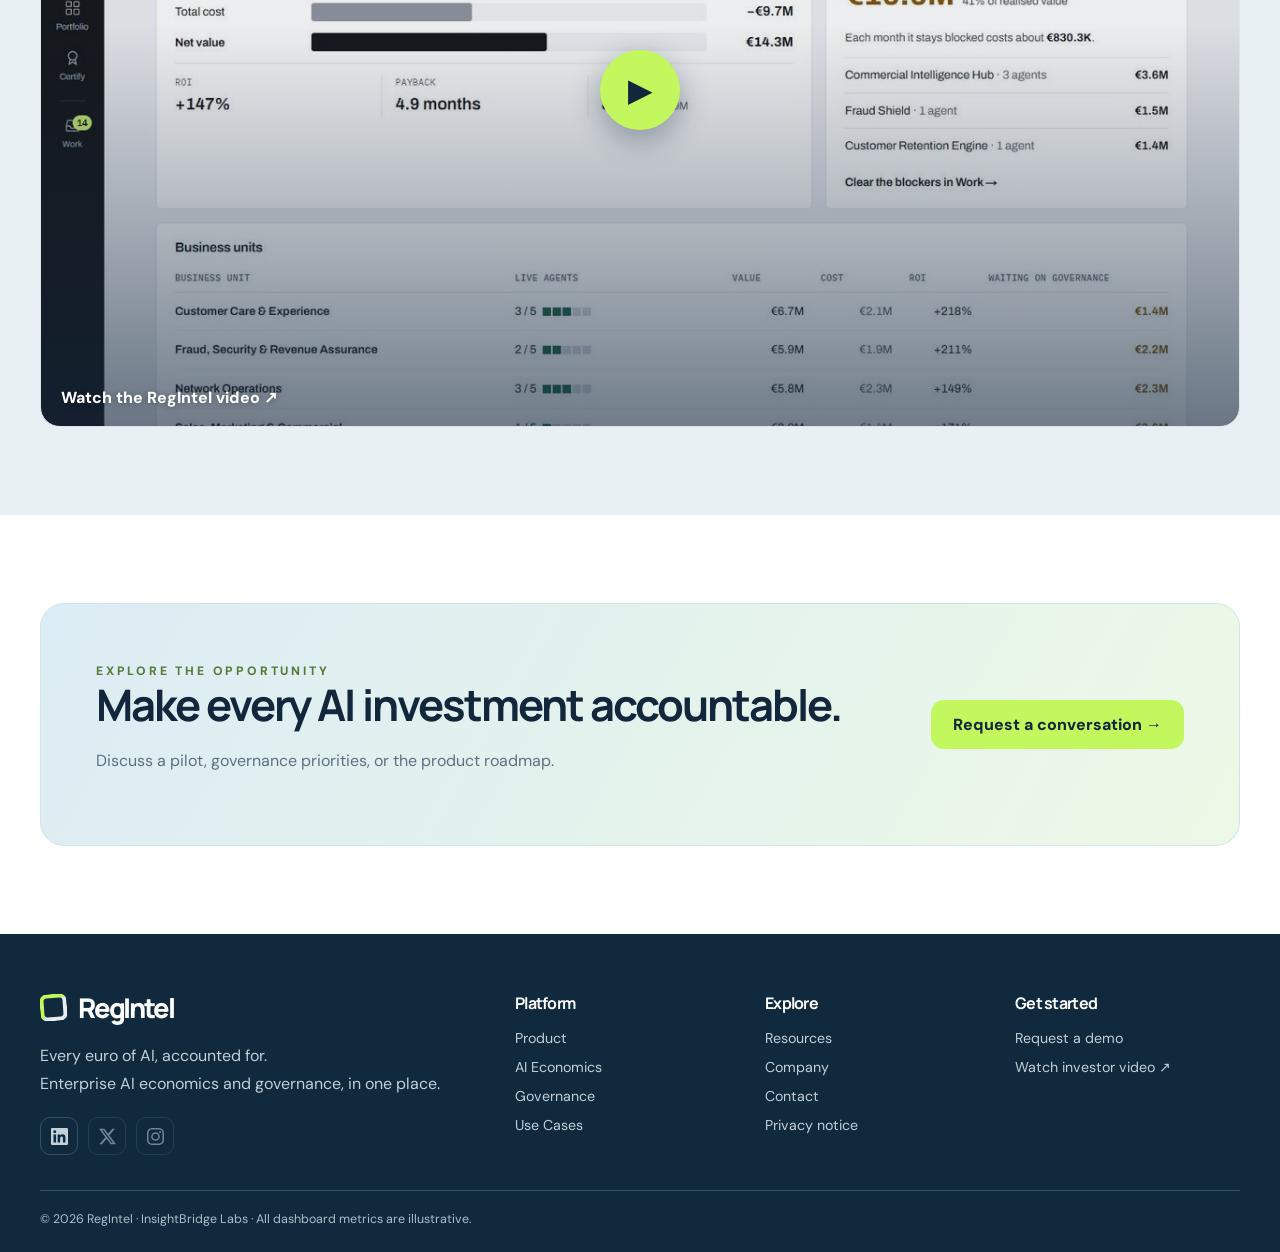
<file: use-cases/index.html>
<!doctype html><html lang="en"><head><meta charset="UTF-8"><meta name="viewport" content="width=device-width,initial-scale=1"><meta name="theme-color" content="#e8f0f4"><title>Use Cases | RegIntel</title><meta name="description" content="Explore how RegIntel could help different teams understand enterprise AI value and accountability."><link rel="canonical" href="https://www.regintel.eu/use-cases/"><meta property="og:type" content="website"><meta property="og:site_name" content="RegIntel"><meta property="og:title" content="Use Cases | RegIntel"><meta property="og:description" content="Explore how RegIntel could help different teams understand enterprise AI value and accountability."><meta property="og:url" content="https://www.regintel.eu/use-cases/"><meta property="og:image" content="https://www.regintel.eu/assets/video-cover.jpg"><meta name="twitter:card" content="summary_large_image"><link rel="stylesheet" href="/fonts/fonts.css"><link rel="stylesheet" href="/styles.css"></head><body><div id="app"><header class="navwrap"><div class="container nav"><a class="logo" href="/"><span class="mark"></span>RegIntel</a><button class="menu" id="menu" aria-label="Toggle navigation" aria-expanded="false">☰</button><nav class="navlinks" id="navlinks"><a class="" href="/">Home</a><a class="" href="/product/">Product</a><a class="" href="/economics/">AI Economics</a><a class="" href="/governance/">Governance</a><a class="active" href="/use-cases/">Use Cases</a><a class="" href="/resources/">Resources</a><a class="" href="/company/">Company</a></nav><div class="nav-actions"><a class="btn small" href="https://insightbridge-reg-intel-phase-4-fro.vercel.app/sign-in" target="_blank" rel="noopener" aria-label="Log in (MVP), opens in a new tab">Log in (MVP)</a></div></div></header><section class="pagehero"><div class="container"><span class="eyebrow">Use cases</span><h1>One platform. Multiple executive decisions.</h1><p>Explore how RegIntel could help different teams understand enterprise AI value and accountability.</p></div></section><section class="section white"><div class="container"><div class="grid3"><article class="card"><div class="ico">€</div><h3>CFO: AI investment portfolio</h3><p>Understand total AI spend, realized returns and the financial exposure of stalled use cases.</p><p><a class="" href="/economics/">Explore →</a></p></article><article class="card"><div class="ico">▦</div><h3>CIO: AI application oversight</h3><p>Create a shared inventory of applications, agents, owners and technology usage.</p><p><a class="" href="/product/">Explore →</a></p></article><article class="card"><div class="ico">◇</div><h3>AI board: decision evidence</h3><p>Review risk, accountability, compliance evidence and approval status together.</p><p><a class="" href="/governance/">Explore →</a></p></article><article class="card"><div class="ico">◷</div><h3>Risk: approval visibility</h3><p>Prioritize pending reviews with awareness of business impact and decision dependencies.</p><p><a class="" href="/governance/">Explore →</a></p></article><article class="card"><div class="ico">▤</div><h3>Operations: unit economics</h3><p>Analyze cost per accepted case, resolved ticket, processed document or other meaningful outcome.</p><p><a class="" href="/economics/">Explore →</a></p></article><article class="card"><div class="ico">↗</div><h3>Transformation: value realization</h3><p>Compare expected benefits at business-case stage with actual results after implementation.</p><p><a class="" href="/economics/">Explore →</a></p></article></div></div></section><section class="section soft"><div class="container split"><div><div class="section-head"><span class="eyebrow">Illustrative scenario</span><h2>Fraud detection: cost per confirmed case.</h2><p>The sample design in the investor preview combines provider usage with human review effort to estimate the total cost of each successful fraud detection outcome.</p></div><p>It illustrates why tracking only model tokens can be misleading when human oversight accounts for much of the operating cost.</p></div><div class="card"><span class="pill">Illustrative sample</span><h3 style="margin-top:15px">Fraud Shield</h3><div class="statstrip"><div><span class="mock-tag">Confirmed cases</span><b>9,840</b></div><div><span class="mock-tag">Cost per case</span><b>€2.60</b></div></div><p>Sample breakdown: AI tokens 27%; people 73%.</p></div></div></section><section class="section white"><div class="container"><div class="cta"><div><span class="eyebrow">Explore the opportunity</span><h2>Make every AI investment accountable.</h2><p>Discuss a pilot, governance priorities, or the product roadmap.</p></div><a class="btn" href="/demo/">Request a conversation →</a></div></div></section><footer class="footer"><div class="container"><div class="footergrid"><div><a class="logo" href="/"><span class="mark"></span>RegIntel</a><p>Every euro of AI, accounted for.<br>Enterprise AI economics and governance, in one place.</p><div class="social"><a href="https://www.linkedin.com/company/138494714/" target="_blank" rel="noopener" aria-label="InsightBridge Labs on LinkedIn"><svg viewBox="0 0 24 24" aria-hidden="true"><path d="M20.45 20.45h-3.56v-5.57c0-1.33-.02-3.04-1.85-3.04-1.85 0-2.14 1.45-2.14 2.94v5.67H9.35V9h3.41v1.56h.05c.48-.9 1.64-1.85 3.37-1.85 3.6 0 4.27 2.37 4.27 5.46v6.28zM5.34 7.43a2.06 2.06 0 1 1 0-4.13 2.06 2.06 0 0 1 0 4.13zM7.12 20.45H3.56V9h3.56v11.45zM22.22 0H1.77C.79 0 0 .77 0 1.73v20.54C0 23.23.79 24 1.77 24h20.45c.98 0 1.78-.77 1.78-1.73V1.73C24 .77 23.2 0 22.22 0z"/></svg></a><span title="X: coming soon" aria-label="X (coming soon)"><svg viewBox="0 0 24 24" aria-hidden="true"><path d="M18.9 1.15h3.68l-8.04 9.19L24 22.85h-7.4l-5.8-7.58-6.63 7.58H.48l8.6-9.83L0 1.15h7.59l5.24 6.93 6.07-6.93zm-1.29 19.5h2.04L6.48 3.24H4.3l13.31 17.41z"/></svg></span><span title="Instagram: coming soon" aria-label="Instagram (coming soon)"><svg viewBox="0 0 24 24" aria-hidden="true"><path d="M12 2.16c3.2 0 3.58.01 4.85.07 1.17.05 1.8.25 2.23.41.56.22.96.48 1.38.9.42.42.68.82.9 1.38.16.42.36 1.06.41 2.23.06 1.27.07 1.65.07 4.85s-.01 3.58-.07 4.85c-.05 1.17-.25 1.8-.41 2.23-.22.56-.48.96-.9 1.38-.42.42-.82.68-1.38.9-.42.16-1.06.36-2.23.41-1.27.06-1.65.07-4.85.07s-3.58-.01-4.85-.07c-1.17-.05-1.8-.25-2.23-.41a3.72 3.72 0 0 1-1.38-.9 3.72 3.72 0 0 1-.9-1.38c-.16-.42-.36-1.06-.41-2.23C2.17 15.58 2.16 15.2 2.16 12s.01-3.58.07-4.85c.05-1.17.25-1.8.41-2.23.22-.56.48-.96.9-1.38.42-.42.82-.68 1.38-.9.42-.16 1.06-.36 2.23-.41C8.42 2.17 8.8 2.16 12 2.16zM12 0C8.74 0 8.33.01 7.05.07 5.78.13 4.9.33 4.14.63c-.79.3-1.46.72-2.13 1.38A5.88 5.88 0 0 0 .63 4.14C.33 4.9.13 5.78.07 7.05.01 8.33 0 8.74 0 12s.01 3.67.07 4.95c.06 1.27.26 2.15.56 2.91.3.79.72 1.46 1.38 2.13a5.88 5.88 0 0 0 2.13 1.38c.76.3 1.64.5 2.91.56C8.33 23.99 8.74 24 12 24s3.67-.01 4.95-.07c1.27-.06 2.15-.26 2.91-.56a5.88 5.88 0 0 0 2.13-1.38 5.88 5.88 0 0 0 1.38-2.13c.3-.76.5-1.64.56-2.91.06-1.28.07-1.69.07-4.95s-.01-3.67-.07-4.95c-.06-1.27-.26-2.15-.56-2.91a5.88 5.88 0 0 0-1.38-2.13A5.88 5.88 0 0 0 19.86.63C19.1.33 18.22.13 16.95.07 15.67.01 15.26 0 12 0zm0 5.84a6.16 6.16 0 1 0 0 12.32 6.16 6.16 0 0 0 0-12.32zM12 16a4 4 0 1 1 0-8 4 4 0 0 1 0 8zm6.4-11.85a1.44 1.44 0 1 0 0 2.88 1.44 1.44 0 0 0 0-2.88z"/></svg></span></div></div><div><h4>Platform</h4><a class="" href="/product/">Product</a><a class="" href="/economics/">AI Economics</a><a class="" href="/governance/">Governance</a><a class="" href="/use-cases/">Use Cases</a></div><div><h4>Explore</h4><a class="" href="/resources/">Resources</a><a class="" href="/company/">Company</a><a class="" href="/contact/">Contact</a><a class="" href="/privacy/">Privacy notice</a></div><div><h4>Get started</h4><a class="" href="/demo/">Request a demo</a><a href="https://app.heygen.com/videos/regintel-every-euro-of-ai-accounted-for-e45ae55dc8e2401fbb1b1f9b86cec273" target="_blank" rel="noopener">Watch investor video ↗</a></div></div><div class="copyright">© 2026 RegIntel · InsightBridge Labs · All dashboard metrics are illustrative.</div></div></footer></div><script src="/app.js"></script></body></html>
</file>
<file: fonts/fonts.css>
/* Archivo latin-ext */
@font-face {
  font-family: 'Archivo';
  font-style: normal;
  font-weight: 400;
  font-stretch: 100%;
  font-display: swap;
  src: url(archivo-latin-ext-0.woff2) format('woff2');
  unicode-range: U+0100-02BA, U+02BD-02C5, U+02C7-02CC, U+02CE-02D7, U+02DD-02FF, U+0304, U+0308, U+0329, U+1D00-1DBF, U+1E00-1E9F, U+1EF2-1EFF, U+2020, U+20A0-20AB, U+20AD-20C4, U+2113, U+2C60-2C7F, U+A720-A7FF;
}
/* Archivo latin */
@font-face {
  font-family: 'Archivo';
  font-style: normal;
  font-weight: 400;
  font-stretch: 100%;
  font-display: swap;
  src: url(archivo-latin-1.woff2) format('woff2');
  unicode-range: U+0000-00FF, U+0131, U+0152-0153, U+02BB-02BC, U+02C6, U+02DA, U+02DC, U+0304, U+0308, U+0329, U+2000-206F, U+20AC, U+2122, U+2191, U+2193, U+2212, U+2215, U+FEFF, U+FFFD;
}
/* Archivo latin-ext */
@font-face {
  font-family: 'Archivo';
  font-style: normal;
  font-weight: 500;
  font-stretch: 100%;
  font-display: swap;
  src: url(archivo-latin-ext-0.woff2) format('woff2');
  unicode-range: U+0100-02BA, U+02BD-02C5, U+02C7-02CC, U+02CE-02D7, U+02DD-02FF, U+0304, U+0308, U+0329, U+1D00-1DBF, U+1E00-1E9F, U+1EF2-1EFF, U+2020, U+20A0-20AB, U+20AD-20C4, U+2113, U+2C60-2C7F, U+A720-A7FF;
}
/* Archivo latin */
@font-face {
  font-family: 'Archivo';
  font-style: normal;
  font-weight: 500;
  font-stretch: 100%;
  font-display: swap;
  src: url(archivo-latin-1.woff2) format('woff2');
  unicode-range: U+0000-00FF, U+0131, U+0152-0153, U+02BB-02BC, U+02C6, U+02DA, U+02DC, U+0304, U+0308, U+0329, U+2000-206F, U+20AC, U+2122, U+2191, U+2193, U+2212, U+2215, U+FEFF, U+FFFD;
}
/* Archivo latin-ext */
@font-face {
  font-family: 'Archivo';
  font-style: normal;
  font-weight: 600;
  font-stretch: 100%;
  font-display: swap;
  src: url(archivo-latin-ext-0.woff2) format('woff2');
  unicode-range: U+0100-02BA, U+02BD-02C5, U+02C7-02CC, U+02CE-02D7, U+02DD-02FF, U+0304, U+0308, U+0329, U+1D00-1DBF, U+1E00-1E9F, U+1EF2-1EFF, U+2020, U+20A0-20AB, U+20AD-20C4, U+2113, U+2C60-2C7F, U+A720-A7FF;
}
/* Archivo latin */
@font-face {
  font-family: 'Archivo';
  font-style: normal;
  font-weight: 600;
  font-stretch: 100%;
  font-display: swap;
  src: url(archivo-latin-1.woff2) format('woff2');
  unicode-range: U+0000-00FF, U+0131, U+0152-0153, U+02BB-02BC, U+02C6, U+02DA, U+02DC, U+0304, U+0308, U+0329, U+2000-206F, U+20AC, U+2122, U+2191, U+2193, U+2212, U+2215, U+FEFF, U+FFFD;
}
/* Archivo latin-ext */
@font-face {
  font-family: 'Archivo';
  font-style: normal;
  font-weight: 700;
  font-stretch: 100%;
  font-display: swap;
  src: url(archivo-latin-ext-0.woff2) format('woff2');
  unicode-range: U+0100-02BA, U+02BD-02C5, U+02C7-02CC, U+02CE-02D7, U+02DD-02FF, U+0304, U+0308, U+0329, U+1D00-1DBF, U+1E00-1E9F, U+1EF2-1EFF, U+2020, U+20A0-20AB, U+20AD-20C4, U+2113, U+2C60-2C7F, U+A720-A7FF;
}
/* Archivo latin */
@font-face {
  font-family: 'Archivo';
  font-style: normal;
  font-weight: 700;
  font-stretch: 100%;
  font-display: swap;
  src: url(archivo-latin-1.woff2) format('woff2');
  unicode-range: U+0000-00FF, U+0131, U+0152-0153, U+02BB-02BC, U+02C6, U+02DA, U+02DC, U+0304, U+0308, U+0329, U+2000-206F, U+20AC, U+2122, U+2191, U+2193, U+2212, U+2215, U+FEFF, U+FFFD;
}
/* DM Sans latin-ext */
@font-face {
  font-family: 'DM Sans';
  font-style: normal;
  font-weight: 400;
  font-display: swap;
  src: url(dm-sans-latin-ext-2.woff2) format('woff2');
  unicode-range: U+0100-02BA, U+02BD-02C5, U+02C7-02CC, U+02CE-02D7, U+02DD-02FF, U+0304, U+0308, U+0329, U+1D00-1DBF, U+1E00-1E9F, U+1EF2-1EFF, U+2020, U+20A0-20AB, U+20AD-20C4, U+2113, U+2C60-2C7F, U+A720-A7FF;
}
/* DM Sans latin */
@font-face {
  font-family: 'DM Sans';
  font-style: normal;
  font-weight: 400;
  font-display: swap;
  src: url(dm-sans-latin-3.woff2) format('woff2');
  unicode-range: U+0000-00FF, U+0131, U+0152-0153, U+02BB-02BC, U+02C6, U+02DA, U+02DC, U+0304, U+0308, U+0329, U+2000-206F, U+20AC, U+2122, U+2191, U+2193, U+2212, U+2215, U+FEFF, U+FFFD;
}
/* DM Sans latin-ext */
@font-face {
  font-family: 'DM Sans';
  font-style: normal;
  font-weight: 500;
  font-display: swap;
  src: url(dm-sans-latin-ext-2.woff2) format('woff2');
  unicode-range: U+0100-02BA, U+02BD-02C5, U+02C7-02CC, U+02CE-02D7, U+02DD-02FF, U+0304, U+0308, U+0329, U+1D00-1DBF, U+1E00-1E9F, U+1EF2-1EFF, U+2020, U+20A0-20AB, U+20AD-20C4, U+2113, U+2C60-2C7F, U+A720-A7FF;
}
/* DM Sans latin */
@font-face {
  font-family: 'DM Sans';
  font-style: normal;
  font-weight: 500;
  font-display: swap;
  src: url(dm-sans-latin-3.woff2) format('woff2');
  unicode-range: U+0000-00FF, U+0131, U+0152-0153, U+02BB-02BC, U+02C6, U+02DA, U+02DC, U+0304, U+0308, U+0329, U+2000-206F, U+20AC, U+2122, U+2191, U+2193, U+2212, U+2215, U+FEFF, U+FFFD;
}
/* DM Sans latin-ext */
@font-face {
  font-family: 'DM Sans';
  font-style: normal;
  font-weight: 600;
  font-display: swap;
  src: url(dm-sans-latin-ext-2.woff2) format('woff2');
  unicode-range: U+0100-02BA, U+02BD-02C5, U+02C7-02CC, U+02CE-02D7, U+02DD-02FF, U+0304, U+0308, U+0329, U+1D00-1DBF, U+1E00-1E9F, U+1EF2-1EFF, U+2020, U+20A0-20AB, U+20AD-20C4, U+2113, U+2C60-2C7F, U+A720-A7FF;
}
/* DM Sans latin */
@font-face {
  font-family: 'DM Sans';
  font-style: normal;
  font-weight: 600;
  font-display: swap;
  src: url(dm-sans-latin-3.woff2) format('woff2');
  unicode-range: U+0000-00FF, U+0131, U+0152-0153, U+02BB-02BC, U+02C6, U+02DA, U+02DC, U+0304, U+0308, U+0329, U+2000-206F, U+20AC, U+2122, U+2191, U+2193, U+2212, U+2215, U+FEFF, U+FFFD;
}
/* DM Sans latin-ext */
@font-face {
  font-family: 'DM Sans';
  font-style: normal;
  font-weight: 700;
  font-display: swap;
  src: url(dm-sans-latin-ext-2.woff2) format('woff2');
  unicode-range: U+0100-02BA, U+02BD-02C5, U+02C7-02CC, U+02CE-02D7, U+02DD-02FF, U+0304, U+0308, U+0329, U+1D00-1DBF, U+1E00-1E9F, U+1EF2-1EFF, U+2020, U+20A0-20AB, U+20AD-20C4, U+2113, U+2C60-2C7F, U+A720-A7FF;
}
/* DM Sans latin */
@font-face {
  font-family: 'DM Sans';
  font-style: normal;
  font-weight: 700;
  font-display: swap;
  src: url(dm-sans-latin-3.woff2) format('woff2');
  unicode-range: U+0000-00FF, U+0131, U+0152-0153, U+02BB-02BC, U+02C6, U+02DA, U+02DC, U+0304, U+0308, U+0329, U+2000-206F, U+20AC, U+2122, U+2191, U+2193, U+2212, U+2215, U+FEFF, U+FFFD;
}
/* DM Sans latin-ext */
@font-face {
  font-family: 'DM Sans';
  font-style: normal;
  font-weight: 800;
  font-display: swap;
  src: url(dm-sans-latin-ext-2.woff2) format('woff2');
  unicode-range: U+0100-02BA, U+02BD-02C5, U+02C7-02CC, U+02CE-02D7, U+02DD-02FF, U+0304, U+0308, U+0329, U+1D00-1DBF, U+1E00-1E9F, U+1EF2-1EFF, U+2020, U+20A0-20AB, U+20AD-20C4, U+2113, U+2C60-2C7F, U+A720-A7FF;
}
/* DM Sans latin */
@font-face {
  font-family: 'DM Sans';
  font-style: normal;
  font-weight: 800;
  font-display: swap;
  src: url(dm-sans-latin-3.woff2) format('woff2');
  unicode-range: U+0000-00FF, U+0131, U+0152-0153, U+02BB-02BC, U+02C6, U+02DA, U+02DC, U+0304, U+0308, U+0329, U+2000-206F, U+20AC, U+2122, U+2191, U+2193, U+2212, U+2215, U+FEFF, U+FFFD;
}
/* IBM Plex Mono latin-ext */
@font-face {
  font-family: 'IBM Plex Mono';
  font-style: normal;
  font-weight: 400;
  font-display: swap;
  src: url(ibm-plex-mono-latin-ext-4.woff2) format('woff2');
  unicode-range: U+0100-02BA, U+02BD-02C5, U+02C7-02CC, U+02CE-02D7, U+02DD-02FF, U+0304, U+0308, U+0329, U+1D00-1DBF, U+1E00-1E9F, U+1EF2-1EFF, U+2020, U+20A0-20AB, U+20AD-20C4, U+2113, U+2C60-2C7F, U+A720-A7FF;
}
/* IBM Plex Mono latin */
@font-face {
  font-family: 'IBM Plex Mono';
  font-style: normal;
  font-weight: 400;
  font-display: swap;
  src: url(ibm-plex-mono-latin-5.woff2) format('woff2');
  unicode-range: U+0000-00FF, U+0131, U+0152-0153, U+02BB-02BC, U+02C6, U+02DA, U+02DC, U+0304, U+0308, U+0329, U+2000-206F, U+20AC, U+2122, U+2191, U+2193, U+2212, U+2215, U+FEFF, U+FFFD;
}
/* IBM Plex Mono latin-ext */
@font-face {
  font-family: 'IBM Plex Mono';
  font-style: normal;
  font-weight: 500;
  font-display: swap;
  src: url(ibm-plex-mono-latin-ext-6.woff2) format('woff2');
  unicode-range: U+0100-02BA, U+02BD-02C5, U+02C7-02CC, U+02CE-02D7, U+02DD-02FF, U+0304, U+0308, U+0329, U+1D00-1DBF, U+1E00-1E9F, U+1EF2-1EFF, U+2020, U+20A0-20AB, U+20AD-20C4, U+2113, U+2C60-2C7F, U+A720-A7FF;
}
/* IBM Plex Mono latin */
@font-face {
  font-family: 'IBM Plex Mono';
  font-style: normal;
  font-weight: 500;
  font-display: swap;
  src: url(ibm-plex-mono-latin-7.woff2) format('woff2');
  unicode-range: U+0000-00FF, U+0131, U+0152-0153, U+02BB-02BC, U+02C6, U+02DA, U+02DC, U+0304, U+0308, U+0329, U+2000-206F, U+20AC, U+2122, U+2191, U+2193, U+2212, U+2215, U+FEFF, U+FFFD;
}
/* Manrope latin-ext */
@font-face {
  font-family: 'Manrope';
  font-style: normal;
  font-weight: 400;
  font-display: swap;
  src: url(manrope-latin-ext-8.woff2) format('woff2');
  unicode-range: U+0100-02BA, U+02BD-02C5, U+02C7-02CC, U+02CE-02D7, U+02DD-02FF, U+0304, U+0308, U+0329, U+1D00-1DBF, U+1E00-1E9F, U+1EF2-1EFF, U+2020, U+20A0-20AB, U+20AD-20C4, U+2113, U+2C60-2C7F, U+A720-A7FF;
}
/* Manrope latin */
@font-face {
  font-family: 'Manrope';
  font-style: normal;
  font-weight: 400;
  font-display: swap;
  src: url(manrope-latin-9.woff2) format('woff2');
  unicode-range: U+0000-00FF, U+0131, U+0152-0153, U+02BB-02BC, U+02C6, U+02DA, U+02DC, U+0304, U+0308, U+0329, U+2000-206F, U+20AC, U+2122, U+2191, U+2193, U+2212, U+2215, U+FEFF, U+FFFD;
}
/* Manrope latin-ext */
@font-face {
  font-family: 'Manrope';
  font-style: normal;
  font-weight: 500;
  font-display: swap;
  src: url(manrope-latin-ext-8.woff2) format('woff2');
  unicode-range: U+0100-02BA, U+02BD-02C5, U+02C7-02CC, U+02CE-02D7, U+02DD-02FF, U+0304, U+0308, U+0329, U+1D00-1DBF, U+1E00-1E9F, U+1EF2-1EFF, U+2020, U+20A0-20AB, U+20AD-20C4, U+2113, U+2C60-2C7F, U+A720-A7FF;
}
/* Manrope latin */
@font-face {
  font-family: 'Manrope';
  font-style: normal;
  font-weight: 500;
  font-display: swap;
  src: url(manrope-latin-9.woff2) format('woff2');
  unicode-range: U+0000-00FF, U+0131, U+0152-0153, U+02BB-02BC, U+02C6, U+02DA, U+02DC, U+0304, U+0308, U+0329, U+2000-206F, U+20AC, U+2122, U+2191, U+2193, U+2212, U+2215, U+FEFF, U+FFFD;
}
/* Manrope latin-ext */
@font-face {
  font-family: 'Manrope';
  font-style: normal;
  font-weight: 600;
  font-display: swap;
  src: url(manrope-latin-ext-8.woff2) format('woff2');
  unicode-range: U+0100-02BA, U+02BD-02C5, U+02C7-02CC, U+02CE-02D7, U+02DD-02FF, U+0304, U+0308, U+0329, U+1D00-1DBF, U+1E00-1E9F, U+1EF2-1EFF, U+2020, U+20A0-20AB, U+20AD-20C4, U+2113, U+2C60-2C7F, U+A720-A7FF;
}
/* Manrope latin */
@font-face {
  font-family: 'Manrope';
  font-style: normal;
  font-weight: 600;
  font-display: swap;
  src: url(manrope-latin-9.woff2) format('woff2');
  unicode-range: U+0000-00FF, U+0131, U+0152-0153, U+02BB-02BC, U+02C6, U+02DA, U+02DC, U+0304, U+0308, U+0329, U+2000-206F, U+20AC, U+2122, U+2191, U+2193, U+2212, U+2215, U+FEFF, U+FFFD;
}
/* Manrope latin-ext */
@font-face {
  font-family: 'Manrope';
  font-style: normal;
  font-weight: 700;
  font-display: swap;
  src: url(manrope-latin-ext-8.woff2) format('woff2');
  unicode-range: U+0100-02BA, U+02BD-02C5, U+02C7-02CC, U+02CE-02D7, U+02DD-02FF, U+0304, U+0308, U+0329, U+1D00-1DBF, U+1E00-1E9F, U+1EF2-1EFF, U+2020, U+20A0-20AB, U+20AD-20C4, U+2113, U+2C60-2C7F, U+A720-A7FF;
}
/* Manrope latin */
@font-face {
  font-family: 'Manrope';
  font-style: normal;
  font-weight: 700;
  font-display: swap;
  src: url(manrope-latin-9.woff2) format('woff2');
  unicode-range: U+0000-00FF, U+0131, U+0152-0153, U+02BB-02BC, U+02C6, U+02DA, U+02DC, U+0304, U+0308, U+0329, U+2000-206F, U+20AC, U+2122, U+2191, U+2193, U+2212, U+2215, U+FEFF, U+FFFD;
}
/* Manrope latin-ext */
@font-face {
  font-family: 'Manrope';
  font-style: normal;
  font-weight: 800;
  font-display: swap;
  src: url(manrope-latin-ext-8.woff2) format('woff2');
  unicode-range: U+0100-02BA, U+02BD-02C5, U+02C7-02CC, U+02CE-02D7, U+02DD-02FF, U+0304, U+0308, U+0329, U+1D00-1DBF, U+1E00-1E9F, U+1EF2-1EFF, U+2020, U+20A0-20AB, U+20AD-20C4, U+2113, U+2C60-2C7F, U+A720-A7FF;
}
/* Manrope latin */
@font-face {
  font-family: 'Manrope';
  font-style: normal;
  font-weight: 800;
  font-display: swap;
  src: url(manrope-latin-9.woff2) format('woff2');
  unicode-range: U+0000-00FF, U+0131, U+0152-0153, U+02BB-02BC, U+02C6, U+02DA, U+02DC, U+0304, U+0308, U+0329, U+2000-206F, U+20AC, U+2122, U+2191, U+2193, U+2212, U+2215, U+FEFF, U+FFFD;
}
</file>
<file: styles.css>
:root{--ice:#e8f0f4;--navy:#12263c;--muted:#5e7181;--lime:#c2f75d;--green:#86c63b;--white:#fff;--line:#d9e5ea;--orange:#eeb64c;--shadow:0 20px 55px rgba(24,54,75,.09)}*{box-sizing:border-box}html{scroll-behavior:smooth}body{margin:0;font-family:'DM Sans',sans-serif;color:var(--navy);background:#f9fcfd}h1,h2,h3,h4{font-family:Manrope,sans-serif;letter-spacing:-.045em;line-height:1.16}h1{font-size:clamp(2.8rem,5.2vw,5.3rem);margin:18px 0 20px;font-weight:800}h2{font-size:clamp(2rem,3.4vw,3.4rem);margin:14px 0 18px}h3{font-size:1.24rem;margin:0 0 12px}p{line-height:1.72;color:var(--muted)}a{text-decoration:none;color:inherit}button,input,textarea,select{font:inherit}button{cursor:pointer}button:focus-visible,a:focus-visible,input:focus-visible,select:focus-visible,textarea:focus-visible{outline:3px solid #6dbeea;outline-offset:3px}.container{width:min(1200px,calc(100% - 48px));margin:auto}.navwrap{position:sticky;top:0;z-index:50;background:rgba(238,247,250,.95);backdrop-filter:blur(16px);border-bottom:1px solid var(--line)}.nav{min-height:80px;display:flex;align-items:center;gap:35px}.logo{display:flex;align-items:center;gap:11px;font:800 1.7rem Manrope;letter-spacing:-.08em;white-space:nowrap}.mark{width:27px;height:27px;border:4px solid var(--lime);border-right-color:var(--navy);border-bottom-color:var(--navy);border-radius:7px;transform:rotate(-4deg)}.navlinks{display:flex;gap:22px;align-items:center;margin-left:auto}.navlinks a{font-size:.92rem;font-weight:700;color:#3d5366;padding:12px 0}.navlinks a.active,.navlinks a:hover{color:#2d7b92}.nav-actions{display:flex;gap:12px;align-items:center}.nav-actions .btn{white-space:nowrap}.btn{border:1px solid transparent;border-radius:13px;padding:13px 21px;font-weight:800;display:inline-flex;align-items:center;justify-content:center;gap:9px;transition:.2s;background:var(--lime);color:var(--navy)}.btn:hover{transform:translateY(-2px);box-shadow:0 10px 22px #87bd4540}.btn.outline{background:white;border-color:#b9cfd9}.btn.dark{background:var(--navy);color:white}.btn.small{padding:10px 15px;font-size:.87rem}.menu{display:none;background:none;border:0;font-size:1.6rem}.eyebrow{text-transform:uppercase;letter-spacing:.23em;font-size:.76rem;color:#577b3b;font-weight:800}.hero{background:radial-gradient(circle at 75% 20%,#d4e9f2,transparent 43%),linear-gradient(120deg,#e8f0f4,#f4fafb);padding:85px 0 80px;overflow:hidden}.hero-grid{display:grid;grid-template-columns:.91fr 1.09fr;align-items:center;gap:40px}.hero p.lead{font-size:1.2rem;max-width:510px}.actions{display:flex;gap:14px;flex-wrap:wrap;margin-top:30px}.mini-points{display:flex;gap:18px;margin-top:43px;flex-wrap:wrap}.mini-points span{font-size:.82rem;font-weight:800;display:flex;align-items:center;gap:9px;max-width:155px}.doticon{background:#e1f9c5;width:38px;height:38px;border-radius:50%;display:grid;place-items:center;font-size:1.2rem;flex-shrink:0}.dashboard{background:#fff;border:1px solid #dce6eb;box-shadow:0 28px 65px #16394c25;border-radius:18px;overflow:hidden;display:grid;grid-template-columns:145px 1fr;min-height:405px;transform:perspective(1500px) rotateY(-3deg)}.dashside{background:#142d40;color:#d5e3eb;padding:19px 11px}.dashside .brand{font-size:1rem;font-weight:800;margin-bottom:23px}.dashside div.item{font-size:.72rem;padding:11px 8px;border-radius:8px;white-space:nowrap}.dashside div.item:first-of-type{background:#35503c;color:var(--lime)}.dashmain{padding:20px;min-width:0}.dashhead{display:flex;justify-content:space-between;align-items:center;gap:10px}.dashhead h3{font-size:1rem}.sample{font-size:.69rem;font-weight:800;background:#fff3da;color:#9b691d;border-radius:7px;padding:7px 9px}.metrics{display:grid;grid-template-columns:repeat(4,1fr);gap:10px;margin-top:17px}.metric{padding:13px 11px;border:1px solid #e7eef2;border-radius:10px;box-shadow:0 4px 13px #213b4909;background:#fff}.metric small{color:#617181;font-size:.67rem;display:block}.metric strong{font-size:1.22rem;display:block;margin-top:12px}.metric em{font-size:.64rem;font-style:normal;color:#72aa35}.dashcharts{display:grid;grid-template-columns:1.2fr 1fr;gap:12px;margin-top:14px}.chartcard{border:1px solid #e8eef1;border-radius:11px;padding:13px;min-width:0}.chartcard b{font-size:.75rem}.bars{height:145px;display:flex;align-items:end;gap:5px;padding-top:15px;border-bottom:1px solid #dfe9ed}.bars span{flex:1;display:flex;align-items:end;gap:2px;height:100%}.bars i,.bars u{display:block;flex:1;border-radius:3px 3px 0 0;background:#b5ed5a}.bars u{background:#193d52;text-decoration:none}.holdrow{margin:13px 0}.holdrow label{display:flex;justify-content:space-between;font-size:.67rem;gap:8px}.track{height:7px;background:#edf2f4;border-radius:10px;margin-top:6px;overflow:hidden}.fill{height:100%;background:var(--orange);border-radius:10px}.section{padding:88px 0}.section.soft{background:var(--ice)}.section.white{background:#fff}.section-head{max-width:760px;margin-bottom:35px}.section-head p{font-size:1.05rem}.grid3{display:grid;grid-template-columns:repeat(3,1fr);gap:20px}.grid2{display:grid;grid-template-columns:repeat(2,1fr);gap:22px}.card{background:white;border:1px solid var(--line);border-radius:18px;padding:28px;box-shadow:0 7px 30px #1a39430a}.card .ico{font-size:1.4rem;background:#e9f7f5;border-radius:12px;width:48px;height:48px;display:grid;place-items:center;margin-bottom:20px}.card p{margin-bottom:0}.card a{font-weight:800;color:#296a7e}.split{display:grid;grid-template-columns:1fr 1fr;gap:65px;align-items:center}.dark-panel{background:#153047;color:white;padding:38px;border-radius:22px}.dark-panel p{color:#c9d8df}.pill{display:inline-flex;padding:8px 12px;border-radius:50px;background:#e8f7d7;color:#467324;font-size:.77rem;font-weight:800}.number{font-size:2.8rem;font-weight:800;letter-spacing:-.06em}.process{display:grid;grid-template-columns:repeat(3,1fr);gap:18px;counter-reset:steps}.process .card:before{counter-increment:steps;content:'0' counter(steps);display:block;color:#83b945;font-size:1.8rem;font-weight:800;margin-bottom:20px}.cta{background:linear-gradient(120deg,#dcecf4,#edf9e6);border:1px solid #d0e5e4;border-radius:24px;padding:55px;display:flex;justify-content:space-between;gap:25px;align-items:center}.cta h2{margin:0}.footer{background:#10293d;color:white;padding:55px 0 25px}.footergrid{display:grid;grid-template-columns:2fr repeat(3,1fr);gap:25px}.footer p,.footer a{color:#c1d0d9}.footer a{display:block;margin:11px 0;font-size:.89rem}.footer .logo{display:flex;margin:0 0 6px;font-size:1.7rem;color:#fff}.footer .mark{flex-shrink:0;border-right-color:#e7eef2;border-bottom-color:#e7eef2}.footergrid>div{min-width:0}.footer a{overflow-wrap:anywhere}.footer h4{margin:5px 0 16px}.social{display:flex;gap:10px;margin-top:20px}.social a,.social span{width:38px;height:38px;margin:0;border-radius:10px;border:1px solid #365064;display:grid;place-items:center;color:#c1d0d9}.social svg{width:17px;height:17px;fill:currentColor}.social a{transition:.2s}.social a:hover{background:var(--lime);border-color:var(--lime);color:var(--navy)}.social span{opacity:.55}.copyright{border-top:1px solid #365064;margin-top:35px;padding-top:20px;color:#aabecb;font-size:.78rem}.pagehero{background:linear-gradient(115deg,#e8f0f4,#f7fbfd);padding:75px 0}.pagehero h1{max-width:950px}.pagehero p{max-width:780px;font-size:1.14rem}.tabs{display:flex;flex-wrap:wrap;gap:9px;margin-bottom:24px}.tab{background:white;border:1px solid var(--line);padding:10px 17px;border-radius:40px;font-weight:800;color:#456174}.tab.active{background:#19394c;color:white}.tablewrap{overflow-x:auto;border:1px solid var(--line);border-radius:16px;background:white}table{width:100%;border-collapse:collapse;min-width:620px}th,td{text-align:left;padding:17px;border-bottom:1px solid #e8eff2;font-size:.88rem}th{background:#eff6f8;color:#476173}tr:last-child td{border-bottom:0}.filterbar{display:flex;flex-wrap:wrap;gap:13px;align-items:center;margin:20px 0}.field,select,textarea,input{border:1px solid #c9dbe3;border-radius:10px;background:#fff;padding:13px;color:var(--navy);width:100%}.filterbar select{width:auto;min-width:185px}.form{display:grid;gap:16px}.form label{display:grid;gap:7px;font-size:.88rem;font-weight:800}.form small{color:#637889}.notice{border-radius:12px;padding:14px 18px;background:#fff6df;border:1px solid #efddad;color:#866121;font-size:.87rem;line-height:1.5}.success{background:#e9f8e1;border:1px solid #b9dcac;color:#396b30;padding:15px;border-radius:12px}.faqitem{border-bottom:1px solid var(--line);padding:20px 0}.faqitem summary{font-weight:800;cursor:pointer}.faqitem p{margin-bottom:0}.pricing{display:grid;grid-template-columns:repeat(3,1fr);gap:20px}.price{background:white;border:1px solid var(--line);border-radius:20px;padding:30px}.price.featured{border:2px solid #93c83f;box-shadow:var(--shadow)}.price .amount{font-size:2rem;font-weight:800;margin:25px 0}.price ul{padding-left:18px;line-height:2;color:#52697a}.video-card{aspect-ratio:16/9;background:linear-gradient(180deg,rgba(18,38,60,.08) 40%,rgba(18,38,60,.6)),url(assets/video-cover.jpg) center/cover,#e8f0f4;border-radius:20px;display:grid;place-items:center;border:1px solid var(--line);position:relative;overflow:hidden}.video-card .play{font-size:2rem;background:var(--lime);border:0;width:80px;height:80px;border-radius:50%}.video-card .video-label{position:absolute;bottom:18px;left:20px;font-weight:800;color:#fff;text-shadow:0 1px 6px rgba(0,0,0,.35)}.video-card .play{box-shadow:0 10px 30px rgba(18,38,60,.35)}.use-icon{font-size:2rem}.quote{font-size:1.3rem;line-height:1.5;color:#1c3c51}.statstrip{display:flex;justify-content:space-around;gap:20px;flex-wrap:wrap;padding:28px;background:#e8f0f4;border-radius:16px}.statstrip>div{text-align:center}.statstrip b{display:block;font-size:1.6rem}.muted{color:var(--muted)}.fine{font-size:.77rem}.mock-tag{font-size:.7rem;letter-spacing:.08em;text-transform:uppercase;color:#6d8190;font-weight:800}.check{color:#52963a;font-weight:800}.mobile-only{display:none}@media(max-width:1050px){.navlinks{gap:12px}.navlinks a{font-size:.83rem}.hero-grid{gap:20px}.dashboard{grid-template-columns:110px 1fr}.dashside div.item{font-size:.6rem}.metric strong{font-size:1rem}}@media(max-width:1040px){.menu{display:block;margin-left:auto}.navlinks{display:none;position:absolute;top:80px;left:0;right:0;background:#edf6f9;padding:18px 24px;box-shadow:var(--shadow);flex-direction:column;align-items:stretch}.navlinks.open{display:flex}.navlinks a{font-size:.92rem}}@media(max-width:800px){.nav{min-height:70px}.navlinks{top:70px}.hero-grid,.split{grid-template-columns:1fr}.hero{padding:55px 0}.dashboard{transform:none}.grid3,.pricing{grid-template-columns:1fr 1fr}.footergrid{grid-template-columns:1fr 1fr}.section{padding:60px 0}.cta{padding:30px;flex-direction:column;align-items:start}}@media(max-width:550px){.container{width:min(100% - 30px,1200px)}.grid2,.grid3,.pricing{grid-template-columns:1fr}.dashboard{grid-template-columns:80px 1fr}.dashside{padding:10px 5px}.dashside .brand{font-size:.7rem}.dashside div.item{font-size:.48rem;padding:9px 3px}.dashmain{padding:9px}.metrics{grid-template-columns:repeat(2,1fr)}.dashcharts{grid-template-columns:1fr}.chartcard:nth-child(2){display:none}.metric{padding:8px}.metric strong{font-size:.95rem}.mini-points{gap:8px}.mini-points span{font-size:.7rem}.footergrid{grid-template-columns:1fr 1fr}.cta h2{font-size:1.7rem}.pagehero{padding:50px 0}}
</file>
